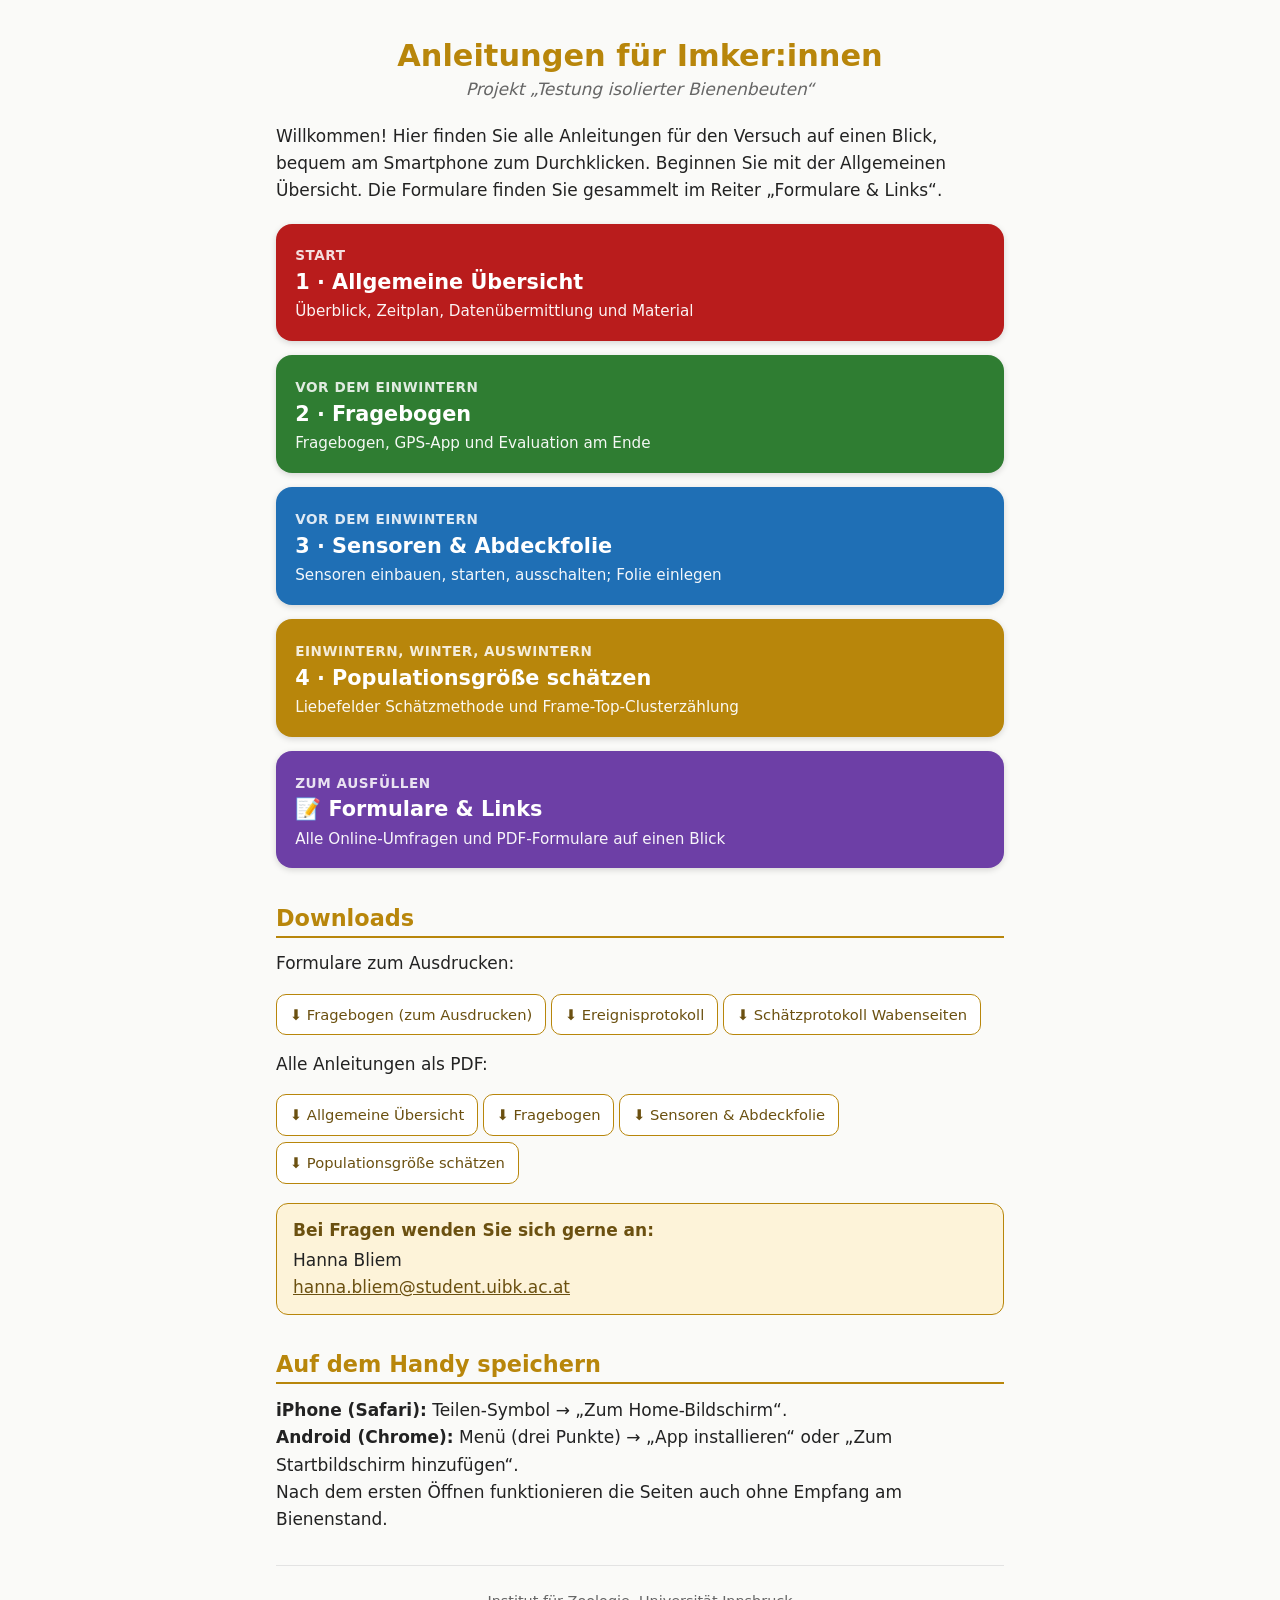
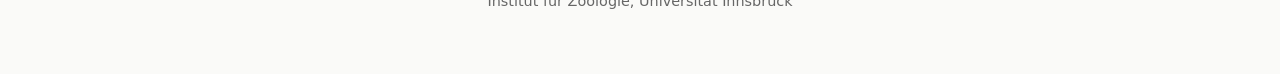
<file: index.html>
<!doctype html>
<html lang="de"><head><meta charset="utf-8"><meta name="viewport" content="width=device-width,initial-scale=1">
<title>Imker-Anleitungen – Testung isolierter Bienenbeuten</title>
<meta name="theme-color" content="#B8860B"><link rel="manifest" href="manifest.webmanifest">
<link rel="icon" href="assets/icon-192.png"><link rel="apple-touch-icon" href="assets/icon-192.png">
<link rel="stylesheet" href="assets/style.css"></head><body class="amber">
<main>
<h1 style="margin-top:1.4rem">Anleitungen für Imker:innen</h1>
<p class="sub">Projekt „Testung isolierter Bienenbeuten“</p>
<p>Willkommen! Hier finden Sie alle Anleitungen für den Versuch auf einen Blick, bequem am Smartphone zum Durchklicken. Beginnen Sie mit der Allgemeinen Übersicht. Die Formulare finden Sie gesammelt im Reiter „Formulare &amp; Links“.</p>
<div class="home-tiles">
<a class="hero r" href="allgemein.html"><span class="no">Start</span><h2>1 · Allgemeine Übersicht</h2><p>Überblick, Zeitplan, Datenübermittlung und Material</p></a>
<a class="hero g" href="fragebogen.html"><span class="no">Vor dem Einwintern</span><h2>2 · Fragebogen</h2><p>Fragebogen, GPS-App und Evaluation am Ende</p></a>
<a class="hero b" href="sensoren.html"><span class="no">Vor dem Einwintern</span><h2>3 · Sensoren &amp; Abdeckfolie</h2><p>Sensoren einbauen, starten, ausschalten; Folie einlegen</p></a>
<a class="hero a" href="populationsgroesse.html"><span class="no">Einwintern, Winter, Auswintern</span><h2>4 · Populationsgröße schätzen</h2><p>Liebefelder Schätzmethode und Frame-Top-Clusterzählung</p></a>
<a class="hero p" href="formulare.html"><span class="no">Zum Ausfüllen</span><h2>📝 Formulare &amp; Links</h2><p>Alle Online-Umfragen und PDF-Formulare auf einen Blick</p></a>
</div>
<h2 id="downloads">Downloads</h2>
<p>Formulare zum Ausdrucken:</p><p><a class="dl" href="downloads/Fragebogen.pdf">⬇ Fragebogen (zum Ausdrucken)</a><a class="dl" href="downloads/Ereignisprotokoll.pdf">⬇ Ereignisprotokoll</a><a class="dl" href="downloads/Schaetzprotokoll_Wabenseiten.pdf">⬇ Schätzprotokoll Wabenseiten</a></p>
<p>Alle Anleitungen als PDF:</p><p><a class="dl" href="downloads/1_Anleitung_Allgemein.pdf">⬇ Allgemeine Übersicht</a><a class="dl" href="downloads/2_Anleitung_Fragebogen.pdf">⬇ Fragebogen</a><a class="dl" href="downloads/3_Anleitung_Sensoren.pdf">⬇ Sensoren & Abdeckfolie</a><a class="dl" href="downloads/4_Anleitung_Populationsgroesse_schaetzen.pdf">⬇ Populationsgröße schätzen</a></p>
<div class="box"><strong>Bei Fragen wenden Sie sich gerne an:</strong>Hanna Bliem<br><a href="mailto:hanna.bliem@student.uibk.ac.at">hanna.bliem@student.uibk.ac.at</a></div>
<h2>Auf dem Handy speichern</h2>
<p><b>iPhone (Safari):</b> Teilen-Symbol → „Zum Home-Bildschirm“.<br><b>Android (Chrome):</b> Menü (drei Punkte) → „App installieren“ oder „Zum Startbildschirm hinzufügen“.<br>Nach dem ersten Öffnen funktionieren die Seiten auch ohne Empfang am Bienenstand.</p>
<div class="foot"><p>Institut für Zoologie, Universität Innsbruck</p></div>
</main><script src="assets/app.js"></script></body></html>
</file>
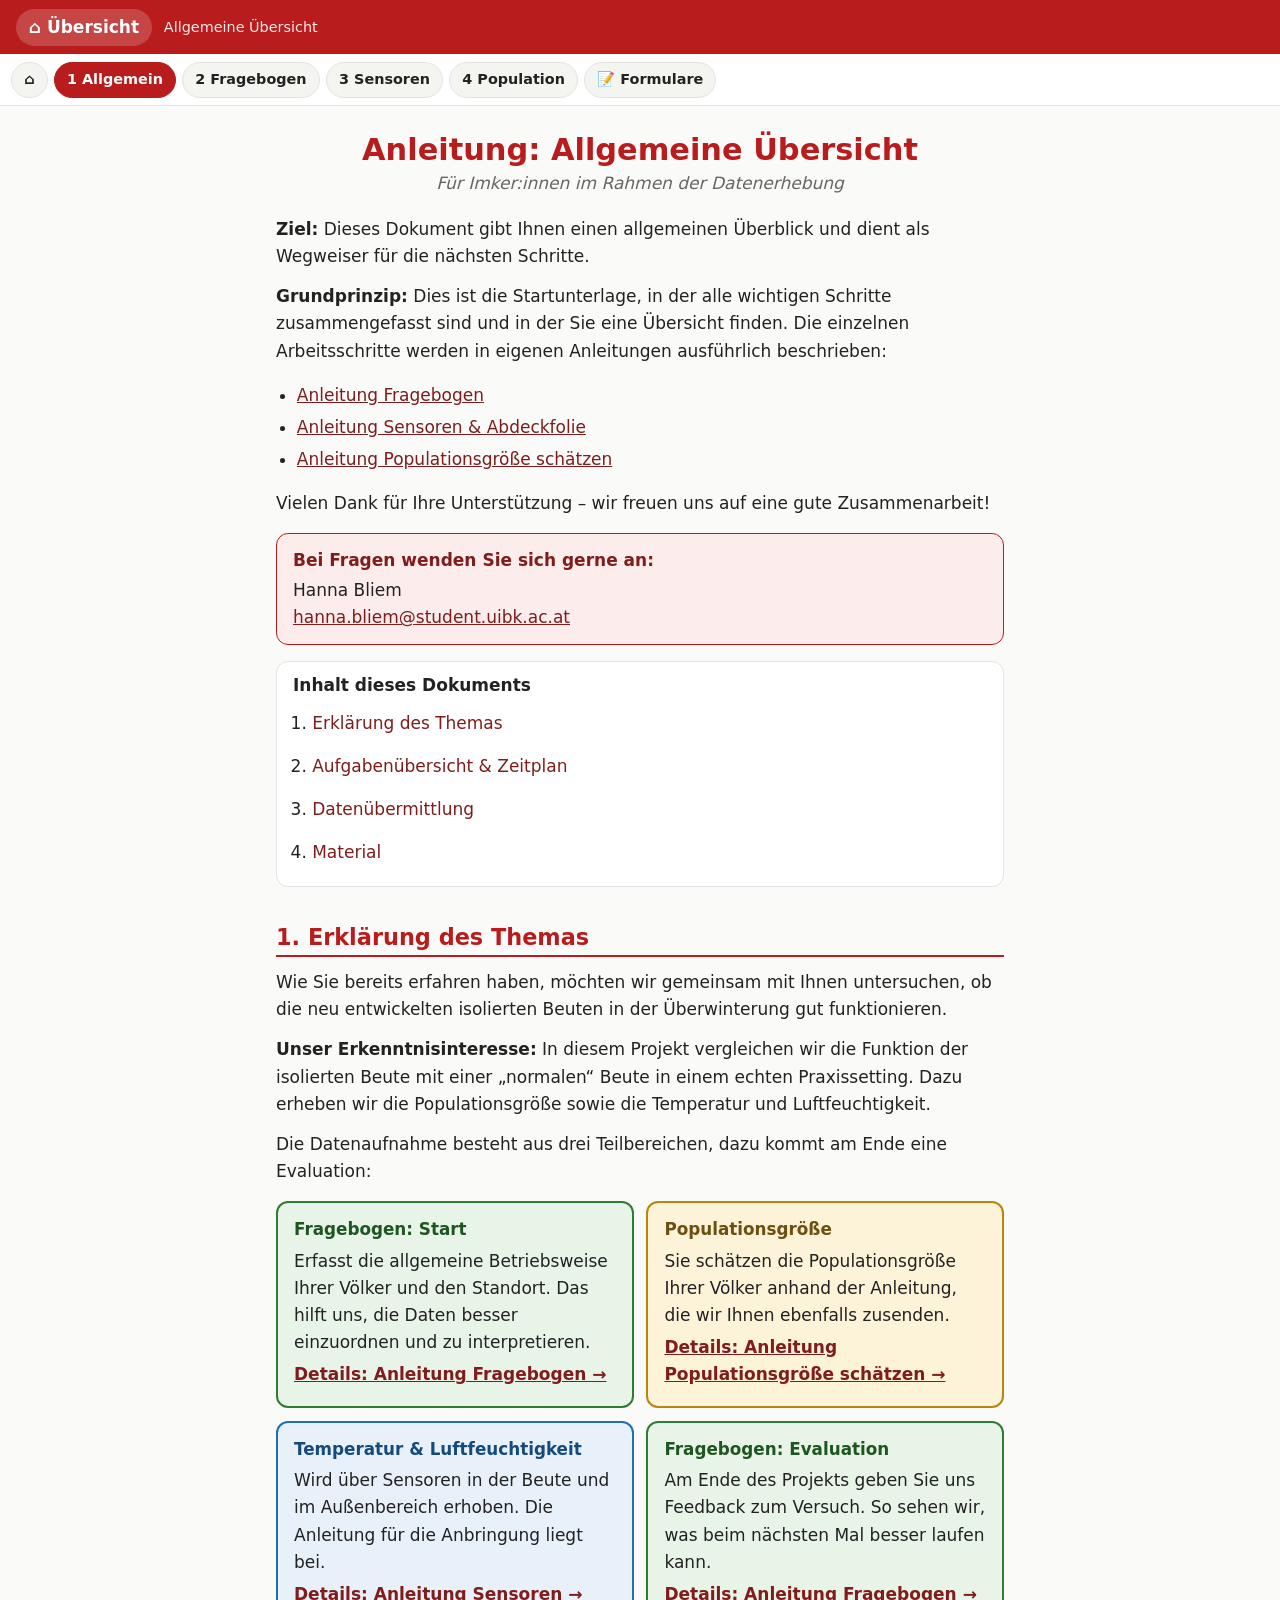
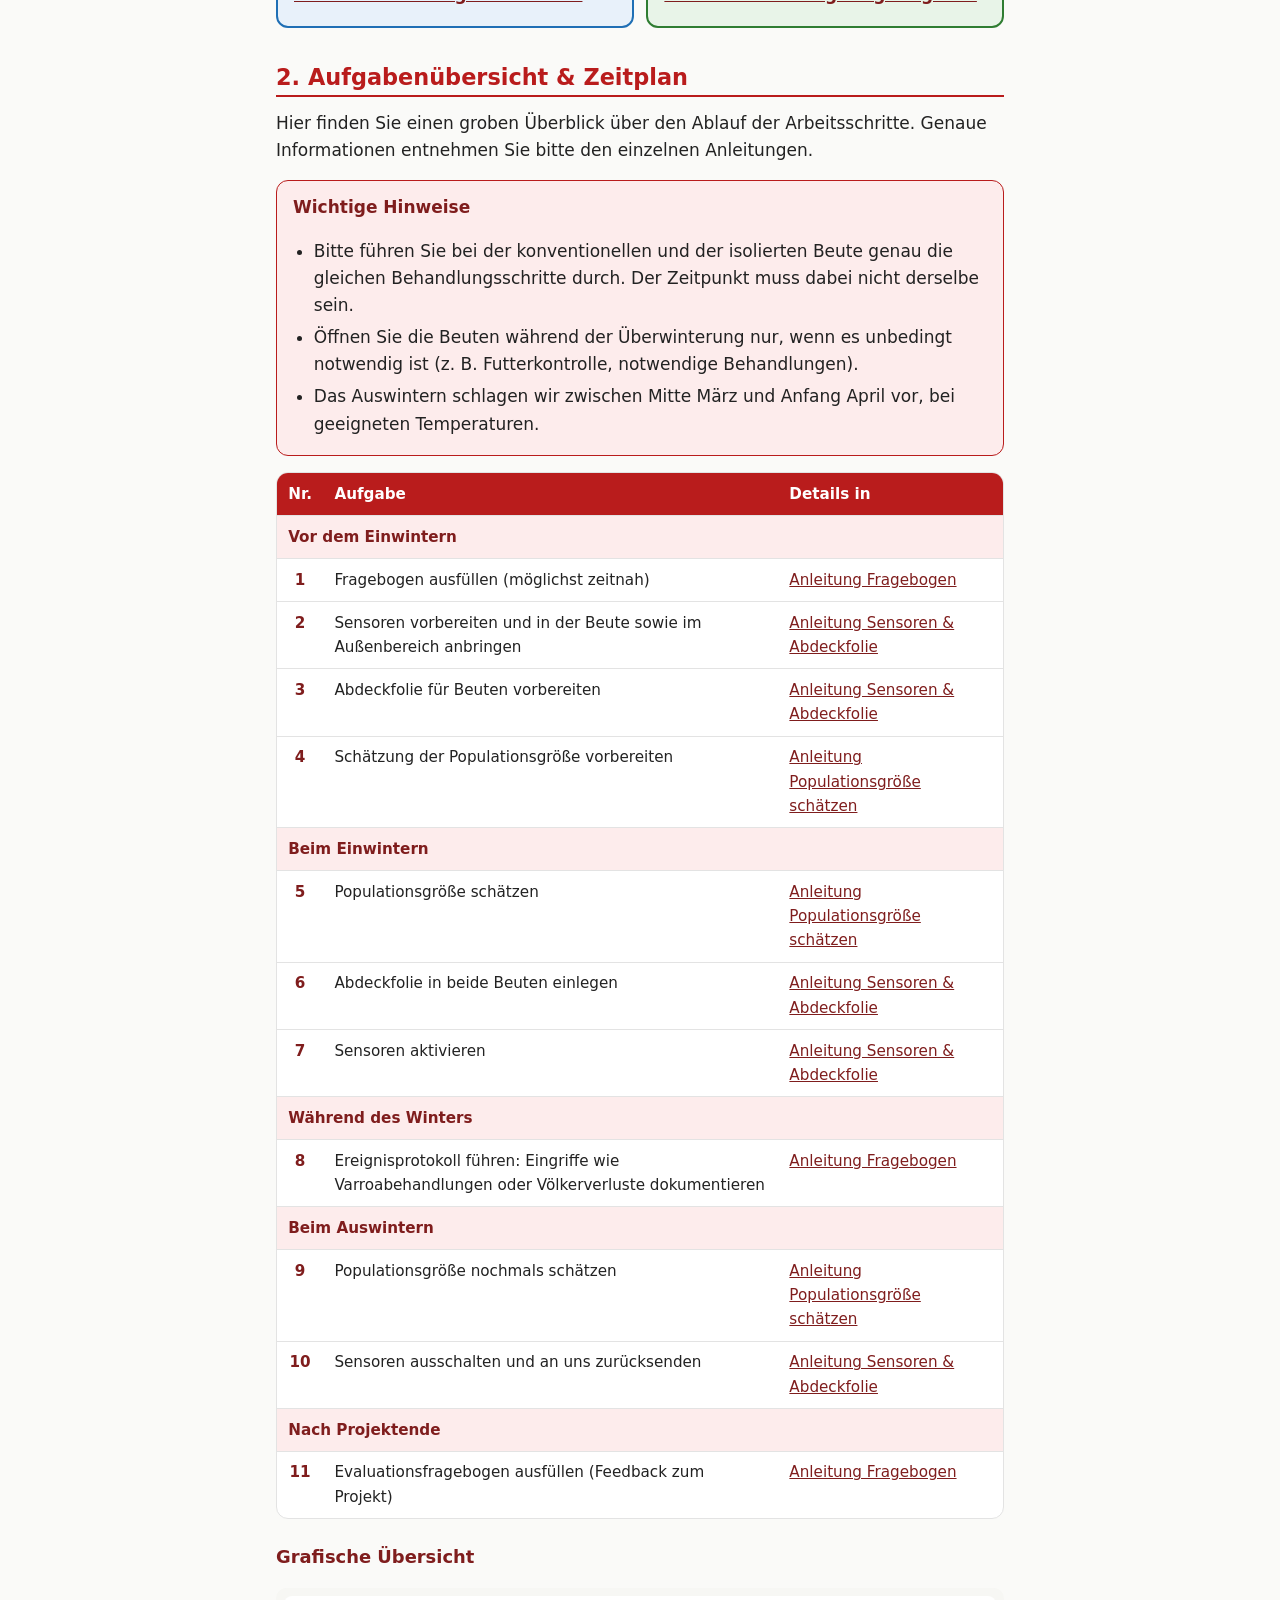
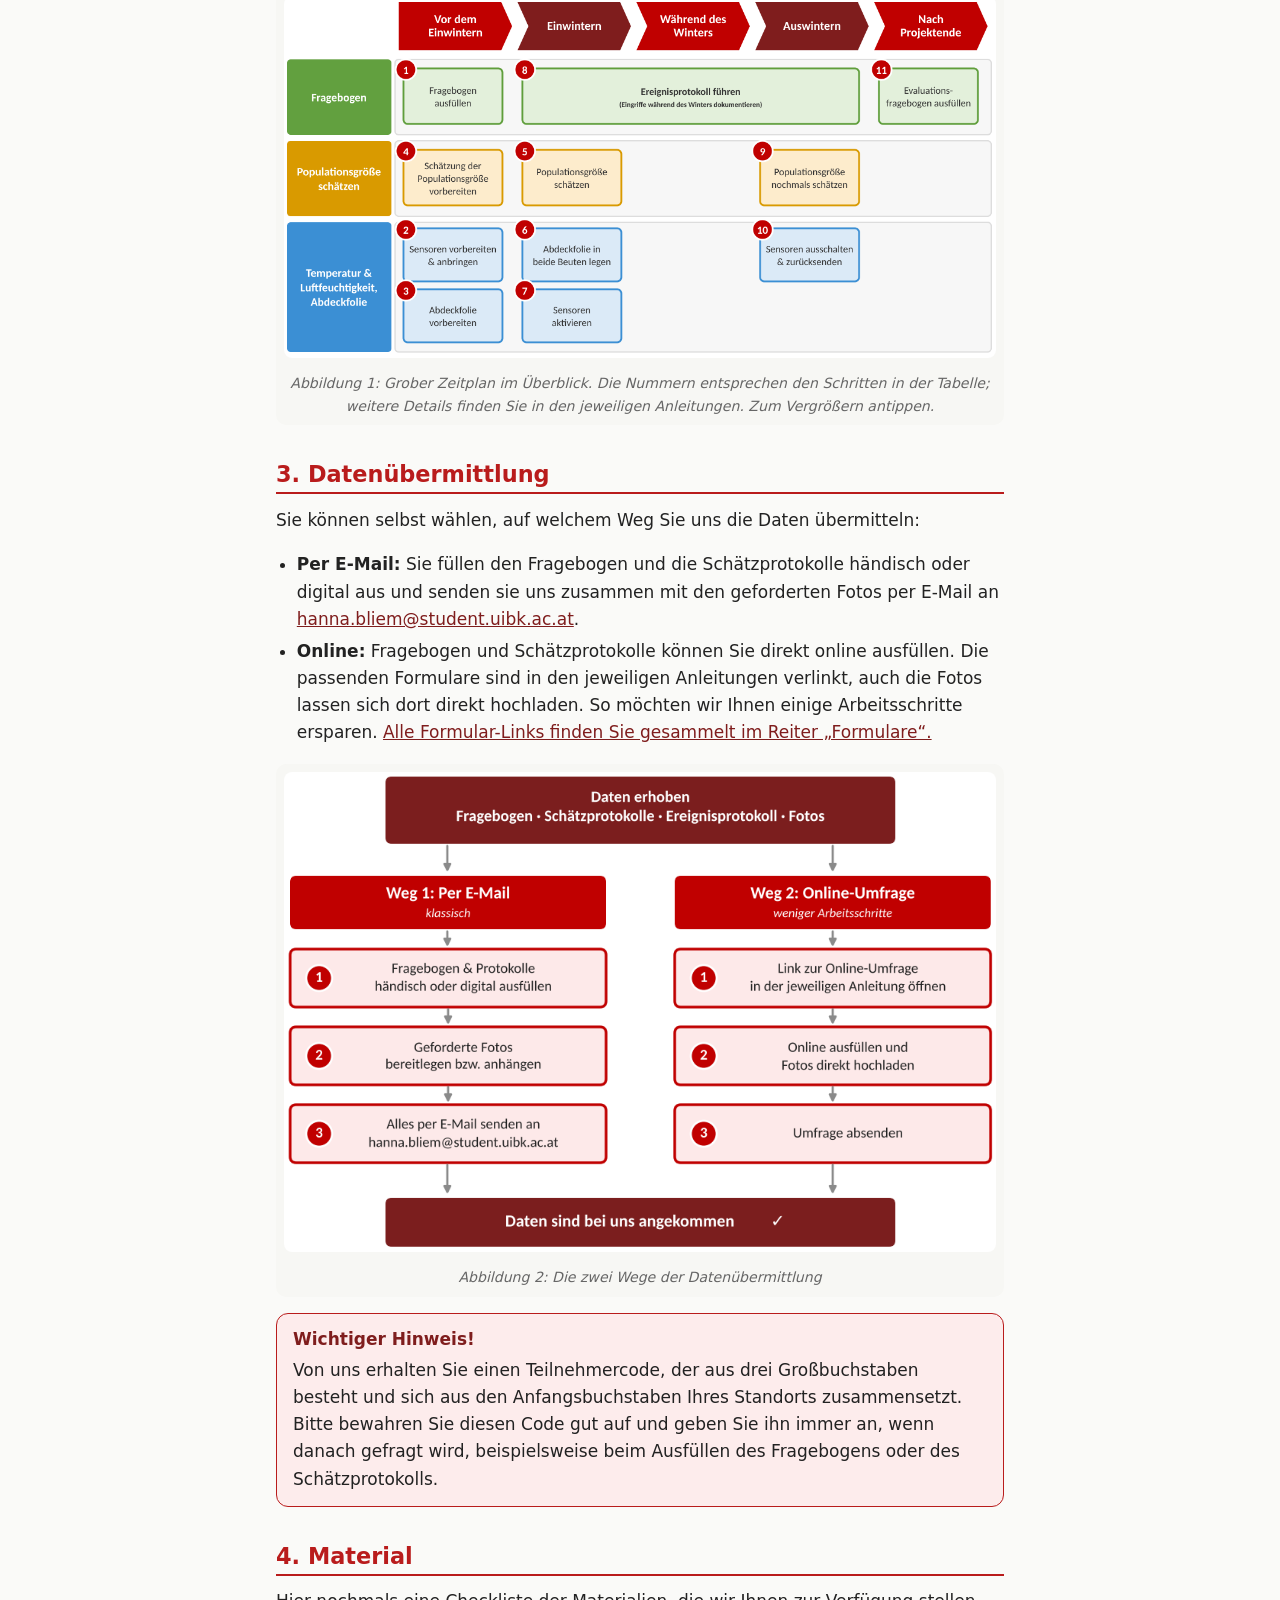
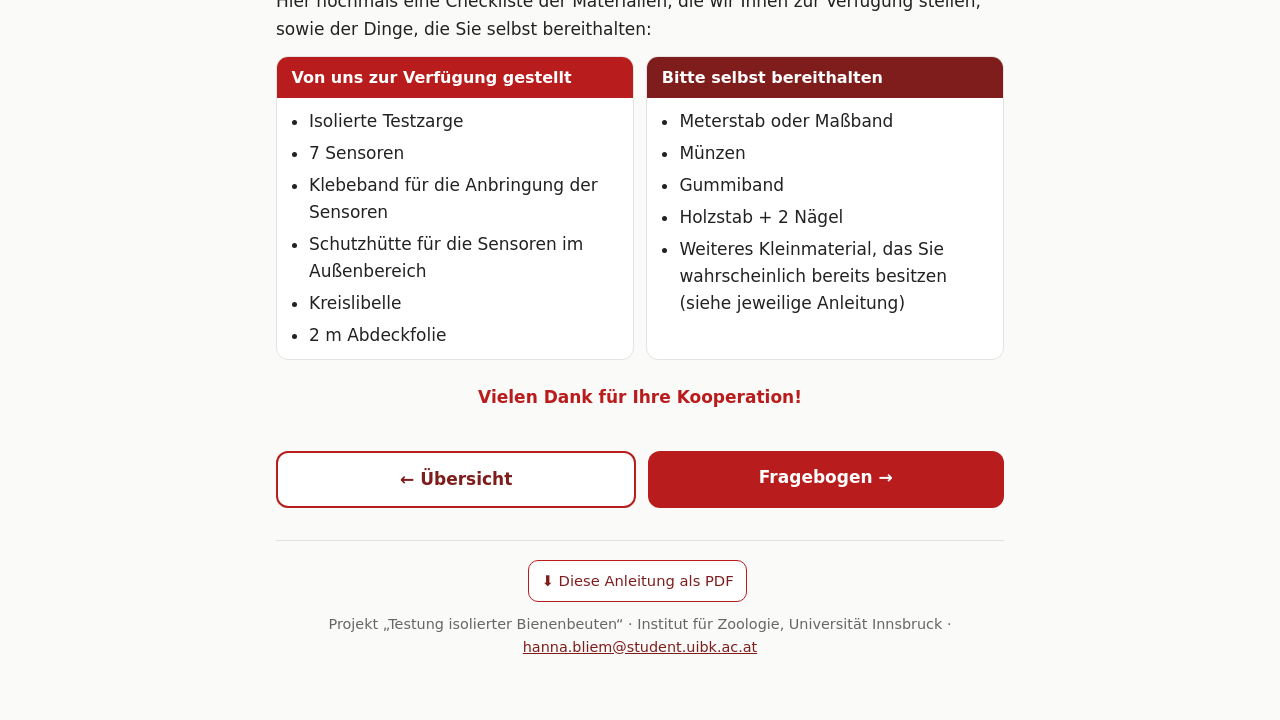
<file: allgemein.html>
<!doctype html>
<html lang="de"><head><meta charset="utf-8">
<meta name="viewport" content="width=device-width,initial-scale=1">
<title>Allgemeine Übersicht – Anleitung für Imker:innen</title>
<meta name="theme-color" content="#B8860B">
<link rel="manifest" href="manifest.webmanifest">
<link rel="icon" href="assets/icon-192.png">
<link rel="apple-touch-icon" href="assets/icon-192.png">
<link rel="stylesheet" href="assets/style.css">
</head><body class="">
<header class="top"><div class="bar"><a class="home" href="index.html">⌂ Übersicht</a><span class="t">Allgemeine Übersicht</span></div>
<nav class="tabs" aria-label="Seiten"><a href="index.html">⌂</a><a href="allgemein.html" class="on" aria-current="page">1 Allgemein</a><a href="fragebogen.html">2 Fragebogen</a><a href="sensoren.html">3 Sensoren</a><a href="populationsgroesse.html">4 Population</a><a href="formulare.html">📝 Formulare</a></nav></header>
<main>
<h1>Anleitung: Allgemeine Übersicht</h1><p class="sub">Für Imker:innen im Rahmen der Datenerhebung</p><p><strong>Ziel:</strong> Dieses Dokument gibt Ihnen einen allgemeinen Überblick und dient als Wegweiser für die nächsten Schritte.</p><p><strong>Grundprinzip:</strong> Dies ist die Startunterlage, in der alle wichtigen Schritte zusammengefasst sind und in der Sie eine Übersicht finden. Die einzelnen Arbeitsschritte werden in eigenen Anleitungen ausführlich beschrieben:<ul><li><a href="fragebogen.html">Anleitung Fragebogen</a></li><li><a href="sensoren.html">Anleitung Sensoren &amp; Abdeckfolie</a></li><li><a href="populationsgroesse.html">Anleitung Populationsgröße schätzen</a></li></ul></p><p>Vielen Dank für Ihre Unterstützung – wir freuen uns auf eine gute Zusammenarbeit!</p><div class="box"><strong>Bei Fragen wenden Sie sich gerne an:</strong>Hanna Bliem<br><a href="mailto:hanna.bliem@student.uibk.ac.at">hanna.bliem@student.uibk.ac.at</a></div><nav class="toc"><strong>Inhalt dieses Dokuments</strong><ol><li><a href="#thema">Erklärung des Themas</a></li><li><a href="#plan">Aufgabenübersicht &amp; Zeitplan</a></li><li><a href="#daten">Datenübermittlung</a></li><li><a href="#material">Material</a></li></ol></nav><h2 id="thema">1. Erklärung des Themas</h2>
<p>Wie Sie bereits erfahren haben, möchten wir gemeinsam mit Ihnen untersuchen, ob die neu entwickelten isolierten Beuten in der Überwinterung gut funktionieren.</p>
<p><strong>Unser Erkenntnisinteresse:</strong> In diesem Projekt vergleichen wir die Funktion der isolierten Beute mit einer „normalen“ Beute in einem echten Praxissetting. Dazu erheben wir die Populationsgröße sowie die Temperatur und Luftfeuchtigkeit.</p>
<p>Die Datenaufnahme besteht aus drei Teilbereichen, dazu kommt am Ende eine Evaluation:</p>
<div class="tiles">
<div class="tile g"><h3>Fragebogen: Start</h3><p>Erfasst die allgemeine Betriebsweise Ihrer Völker und den Standort. Das hilft uns, die Daten besser einzuordnen und zu interpretieren.</p><p><a href="fragebogen.html">Details: Anleitung Fragebogen →</a></p></div>
<div class="tile a"><h3>Populationsgröße</h3><p>Sie schätzen die Populationsgröße Ihrer Völker anhand der Anleitung, die wir Ihnen ebenfalls zusenden.</p><p><a href="populationsgroesse.html">Details: Anleitung Populationsgröße schätzen →</a></p></div>
<div class="tile b"><h3>Temperatur &amp; Luftfeuchtigkeit</h3><p>Wird über Sensoren in der Beute und im Außenbereich erhoben. Die Anleitung für die Anbringung liegt bei.</p><p><a href="sensoren.html">Details: Anleitung Sensoren →</a></p></div>
<div class="tile g"><h3>Fragebogen: Evaluation</h3><p>Am Ende des Projekts geben Sie uns Feedback zum Versuch. So sehen wir, was beim nächsten Mal besser laufen kann.</p><p><a href="fragebogen.html#evaluation">Details: Anleitung Fragebogen →</a></p></div>
</div>
<h2 id="plan">2. Aufgabenübersicht &amp; Zeitplan</h2>
<p>Hier finden Sie einen groben Überblick über den Ablauf der Arbeitsschritte. Genaue Informationen entnehmen Sie bitte den einzelnen Anleitungen.</p>
<div class="box"><strong>Wichtige Hinweise</strong><ul>
<li>Bitte führen Sie bei der konventionellen und der isolierten Beute genau die gleichen Behandlungsschritte durch. Der Zeitpunkt muss dabei nicht derselbe sein.</li>
<li>Öffnen Sie die Beuten während der Überwinterung nur, wenn es unbedingt notwendig ist (z. B. Futterkontrolle, notwendige Behandlungen).</li>
<li>Das Auswintern schlagen wir zwischen Mitte März und Anfang April vor, bei geeigneten Temperaturen.</li></ul></div>
<div class="tablewrap"><table><thead><tr><th>Nr.</th><th>Aufgabe</th><th>Details in</th></tr></thead><tbody><tr class="grp"><td colspan="3">Vor dem Einwintern</td></tr><tr><td class="n">1</td><td>Fragebogen ausfüllen (möglichst zeitnah)</td><td><a href="fragebogen.html">Anleitung Fragebogen</a></td></tr><tr><td class="n">2</td><td>Sensoren vorbereiten und in der Beute sowie im Außenbereich anbringen</td><td><a href="sensoren.html">Anleitung Sensoren &amp; Abdeckfolie</a></td></tr><tr><td class="n">3</td><td>Abdeckfolie für Beuten vorbereiten</td><td><a href="sensoren.html">Anleitung Sensoren &amp; Abdeckfolie</a></td></tr><tr><td class="n">4</td><td>Schätzung der Populationsgröße vorbereiten</td><td><a href="populationsgroesse.html">Anleitung Populationsgröße schätzen</a></td></tr><tr class="grp"><td colspan="3">Beim Einwintern</td></tr><tr><td class="n">5</td><td>Populationsgröße schätzen</td><td><a href="populationsgroesse.html">Anleitung Populationsgröße schätzen</a></td></tr><tr><td class="n">6</td><td>Abdeckfolie in beide Beuten einlegen</td><td><a href="sensoren.html">Anleitung Sensoren &amp; Abdeckfolie</a></td></tr><tr><td class="n">7</td><td>Sensoren aktivieren</td><td><a href="sensoren.html">Anleitung Sensoren &amp; Abdeckfolie</a></td></tr><tr class="grp"><td colspan="3">Während des Winters</td></tr><tr><td class="n">8</td><td>Ereignisprotokoll führen: Eingriffe wie Varroabehandlungen oder Völkerverluste dokumentieren</td><td><a href="fragebogen.html#ereignis">Anleitung Fragebogen</a></td></tr><tr class="grp"><td colspan="3">Beim Auswintern</td></tr><tr><td class="n">9</td><td>Populationsgröße nochmals schätzen</td><td><a href="populationsgroesse.html">Anleitung Populationsgröße schätzen</a></td></tr><tr><td class="n">10</td><td>Sensoren ausschalten und an uns zurücksenden</td><td><a href="sensoren.html">Anleitung Sensoren &amp; Abdeckfolie</a></td></tr><tr class="grp"><td colspan="3">Nach Projektende</td></tr><tr><td class="n">11</td><td>Evaluationsfragebogen ausfüllen (Feedback zum Projekt)</td><td><a href="fragebogen.html#evaluation">Anleitung Fragebogen</a></td></tr></tbody></table></div>
<h3>Grafische Übersicht</h3><figure class="imgbg "><img src="img/zeitplan.png" alt="Grober Zeitplan im Überblick mit den Schritten 1 bis 11"  class="zoom" data-full="img/zeitplan.png"><figcaption>Abbildung 1: Grober Zeitplan im Überblick. Die Nummern entsprechen den Schritten in der Tabelle; weitere Details finden Sie in den jeweiligen Anleitungen. Zum Vergrößern antippen.</figcaption></figure>
<h2 id="daten">3. Datenübermittlung</h2>
<p>Sie können selbst wählen, auf welchem Weg Sie uns die Daten übermitteln:</p>
<ul><li><strong>Per E-Mail:</strong> Sie füllen den Fragebogen und die Schätzprotokolle händisch oder digital aus und senden sie uns zusammen mit den geforderten Fotos per E-Mail an <a href="mailto:hanna.bliem@student.uibk.ac.at">hanna.bliem@student.uibk.ac.at</a>.</li>
<li><strong>Online:</strong> Fragebogen und Schätzprotokolle können Sie direkt online ausfüllen. Die passenden Formulare sind in den jeweiligen Anleitungen verlinkt, auch die Fotos lassen sich dort direkt hochladen. So möchten wir Ihnen einige Arbeitsschritte ersparen. <a href="formulare.html">Alle Formular-Links finden Sie gesammelt im Reiter „Formulare“.</a></li></ul><figure class="imgbg "><img src="img/datenwege.png" alt="Die zwei Wege der Datenübermittlung: per E-Mail oder über die Online-Umfrage"  class="zoom" data-full="img/datenwege.png"><figcaption>Abbildung 2: Die zwei Wege der Datenübermittlung</figcaption></figure><div class="box"><strong>Wichtiger Hinweis!</strong>Von uns erhalten Sie einen Teilnehmercode, der aus drei Großbuchstaben besteht und sich aus den Anfangsbuchstaben Ihres Standorts zusammensetzt. Bitte bewahren Sie diesen Code gut auf und geben Sie ihn immer an, wenn danach gefragt wird, beispielsweise beim Ausfüllen des Fragebogens oder des Schätzprotokolls.</div>
<h2 id="material">4. Material</h2>
<p>Hier nochmals eine Checkliste der Materialien, die wir Ihnen zur Verfügung stellen, sowie der Dinge, die Sie selbst bereithalten:</p>
<div class="two"><div class="col"><h3>Von uns zur Verfügung gestellt</h3><ul><li>Isolierte Testzarge</li><li>7 Sensoren</li><li>Klebeband für die Anbringung der Sensoren</li><li>Schutzhütte für die Sensoren im Außenbereich</li><li>Kreislibelle</li><li>2 m Abdeckfolie</li></ul></div>
<div class="col"><h3>Bitte selbst bereithalten</h3><ul><li>Meterstab oder Maßband</li><li>Münzen</li><li>Gummiband</li><li>Holzstab + 2 Nägel</li><li>Weiteres Kleinmaterial, das Sie wahrscheinlich bereits besitzen (siehe jeweilige Anleitung)</li></ul></div></div>
<p style="text-align:center;margin-top:1.5rem"><strong style="color:var(--accent)">Vielen Dank für Ihre Kooperation!</strong></p>
<div class="pager"><a class="sec" href="index.html">← Übersicht</a><a href="fragebogen.html">Fragebogen →</a></div>
<div class="foot"><a class="dl" href="downloads/1_Anleitung_Allgemein.pdf">⬇ Diese Anleitung als PDF</a><p>Projekt „Testung isolierter Bienenbeuten“ · Institut für Zoologie, Universität Innsbruck · <a href="mailto:hanna.bliem@student.uibk.ac.at">hanna.bliem@student.uibk.ac.at</a></p></div>
</main>
<script src="assets/app.js"></script>
</body></html>
</file>
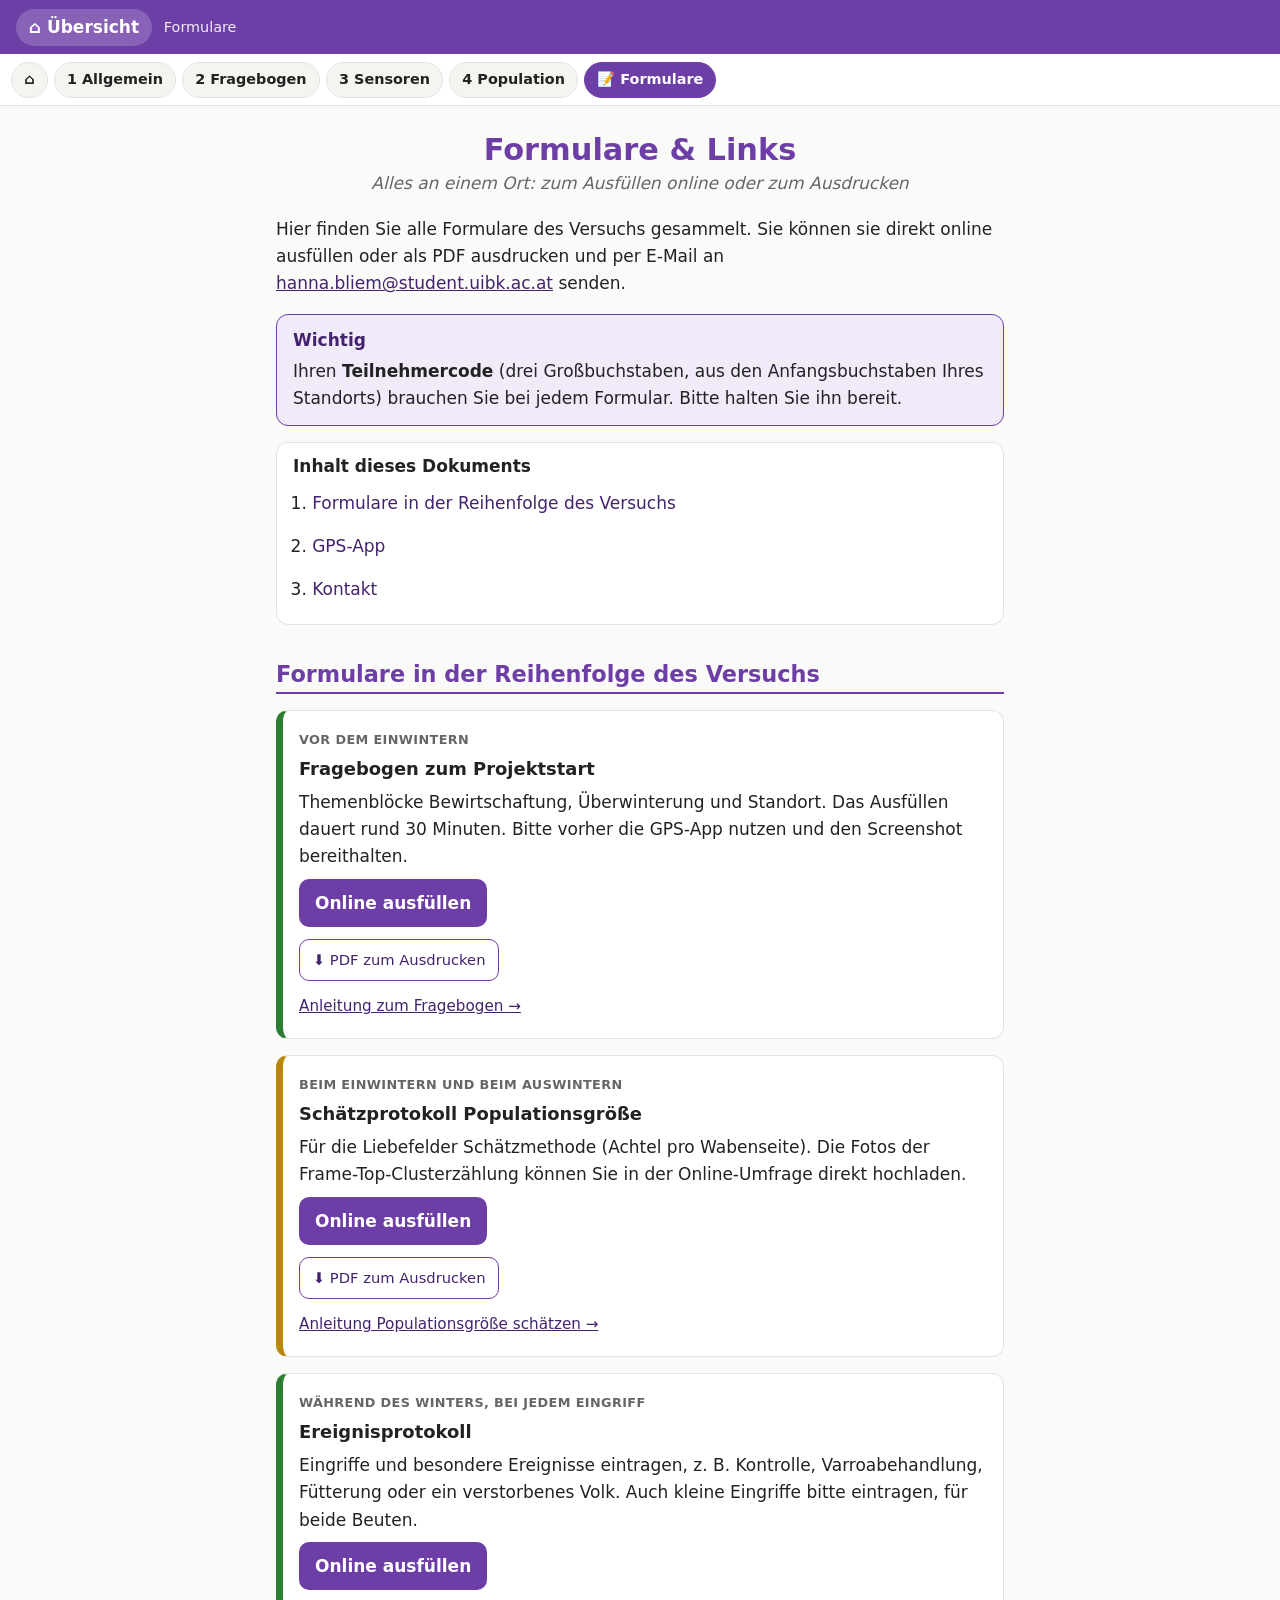
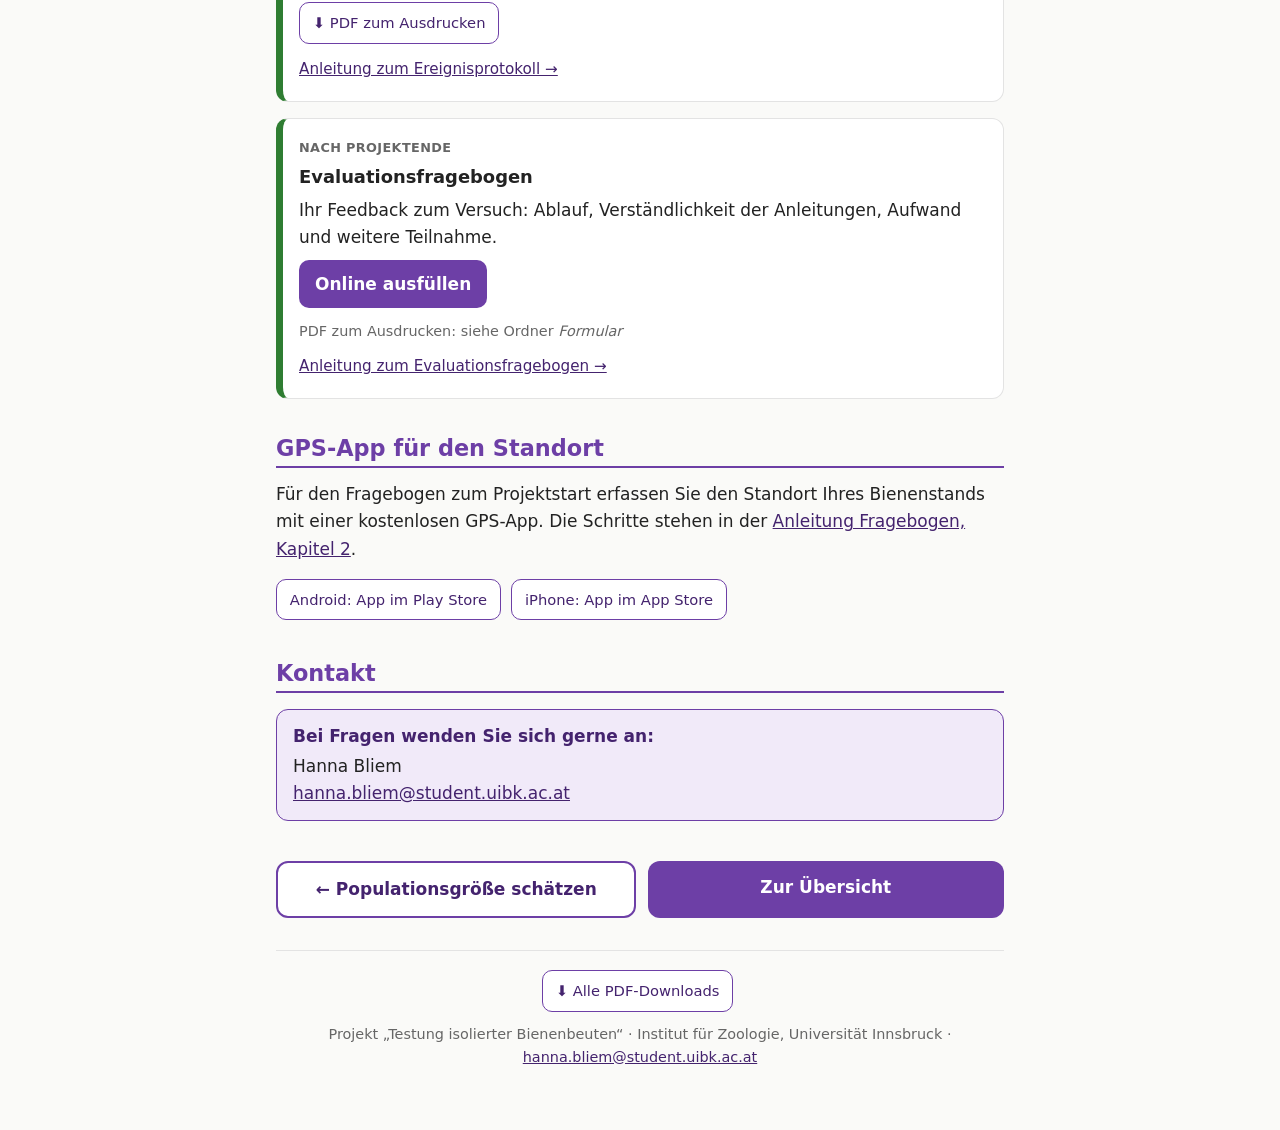
<file: formulare.html>
<!doctype html>
<html lang="de"><head><meta charset="utf-8">
<meta name="viewport" content="width=device-width,initial-scale=1">
<title>Formulare – Anleitung für Imker:innen</title>
<meta name="theme-color" content="#B8860B">
<link rel="manifest" href="manifest.webmanifest">
<link rel="icon" href="assets/icon-192.png">
<link rel="apple-touch-icon" href="assets/icon-192.png">
<link rel="stylesheet" href="assets/style.css">
</head><body class="purple">
<header class="top"><div class="bar"><a class="home" href="index.html">⌂ Übersicht</a><span class="t">Formulare</span></div>
<nav class="tabs" aria-label="Seiten"><a href="index.html">⌂</a><a href="allgemein.html">1 Allgemein</a><a href="fragebogen.html">2 Fragebogen</a><a href="sensoren.html">3 Sensoren</a><a href="populationsgroesse.html">4 Population</a><a href="formulare.html" class="on" aria-current="page">📝 Formulare</a></nav></header>
<main>
<h1>Formulare &amp; Links</h1><p class="sub">Alles an einem Ort: zum Ausfüllen online oder zum Ausdrucken</p><p>Hier finden Sie alle Formulare des Versuchs gesammelt. Sie können sie direkt online ausfüllen oder als PDF ausdrucken und per E-Mail an <a href="mailto:hanna.bliem@student.uibk.ac.at">hanna.bliem@student.uibk.ac.at</a> senden.</p><div class="box"><strong>Wichtig</strong>Ihren <b>Teilnehmercode</b> (drei Großbuchstaben, aus den Anfangsbuchstaben Ihres Standorts) brauchen Sie bei jedem Formular. Bitte halten Sie ihn bereit.</div><nav class="toc"><strong>Inhalt dieses Dokuments</strong><ol><li><a href="#forms">Formulare in der Reihenfolge des Versuchs</a></li><li><a href="#apps">GPS-App</a></li><li><a href="#kontakt">Kontakt</a></li></ol></nav><h2 id="forms">Formulare in der Reihenfolge des Versuchs</h2><section class="fcard g"><span class="when">Vor dem Einwintern</span><h3>Fragebogen zum Projektstart</h3><p>Themenblöcke Bewirtschaftung, Überwinterung und Standort. Das Ausfüllen dauert rund 30 Minuten. Bitte vorher die GPS-App nutzen und den Screenshot bereithalten.</p><p><a class="btn" href="https://umfrage.uibk.ac.at/limesurvey/allgemein/365494?lang=de" target="_blank" rel="noopener">Online ausfüllen</a></p><p><a class="dl" href="downloads/Fragebogen.pdf">⬇ PDF zum Ausdrucken</a></p><p class="more"><a href="fragebogen.html#start">Anleitung zum Fragebogen →</a></p></section><section class="fcard a"><span class="when">Beim Einwintern und beim Auswintern</span><h3>Schätzprotokoll Populationsgröße</h3><p>Für die Liebefelder Schätzmethode (Achtel pro Wabenseite). Die Fotos der Frame-Top-Clusterzählung können Sie in der Online-Umfrage direkt hochladen.</p><p><a class="btn" href="https://umfrage.uibk.ac.at/limesurvey/allgemein/446718?lang=de" target="_blank" rel="noopener">Online ausfüllen</a></p><p><a class="dl" href="downloads/Schaetzprotokoll_Wabenseiten.pdf">⬇ PDF zum Ausdrucken</a></p><p class="more"><a href="populationsgroesse.html#zeit">Anleitung Populationsgröße schätzen →</a></p></section><section class="fcard g"><span class="when">Während des Winters, bei jedem Eingriff</span><h3>Ereignisprotokoll</h3><p>Eingriffe und besondere Ereignisse eintragen, z. B. Kontrolle, Varroabehandlung, Fütterung oder ein verstorbenes Volk. Auch kleine Eingriffe bitte eintragen, für beide Beuten.</p><p><a class="btn" href="https://umfrage.uibk.ac.at/limesurvey/allgemein/634938?lang=de" target="_blank" rel="noopener">Online ausfüllen</a></p><p><a class="dl" href="downloads/Ereignisprotokoll.pdf">⬇ PDF zum Ausdrucken</a></p><p class="more"><a href="fragebogen.html#ereignis">Anleitung zum Ereignisprotokoll →</a></p></section><section class="fcard g"><span class="when">Nach Projektende</span><h3>Evaluationsfragebogen</h3><p>Ihr Feedback zum Versuch: Ablauf, Verständlichkeit der Anleitungen, Aufwand und weitere Teilnahme.</p><p><a class="btn" href="https://forms.gle/bRKPK3yJ1myFSESB8" target="_blank" rel="noopener">Online ausfüllen</a></p><p><span class="nopdf">PDF zum Ausdrucken: siehe Ordner <em>Formular</em></span></p><p class="more"><a href="fragebogen.html#evaluation">Anleitung zum Evaluationsfragebogen →</a></p></section><h2 id="apps">GPS-App für den Standort</h2>
<p>Für den Fragebogen zum Projektstart erfassen Sie den Standort Ihres Bienenstands mit einer kostenlosen GPS-App. Die Schritte stehen in der <a href="fragebogen.html#gps">Anleitung Fragebogen, Kapitel 2</a>.</p>
<p><a class="dl" href="https://play.google.com/store/apps/details?id=com.freemium.android.apps.gps.coordinates&amp;hl=de_AT" rel="noopener">Android: App im Play Store</a> <a class="dl" href="https://apps.apple.com/at/app/gps-koordinaten-standort/id1581966514" rel="noopener">iPhone: App im App Store</a></p>
<h2 id="kontakt">Kontakt</h2><div class="box"><strong>Bei Fragen wenden Sie sich gerne an:</strong>Hanna Bliem<br><a href="mailto:hanna.bliem@student.uibk.ac.at">hanna.bliem@student.uibk.ac.at</a></div>
<div class="pager"><a class="sec" href="populationsgroesse.html">← Populationsgröße schätzen</a><a href="index.html">Zur Übersicht</a></div>
<div class="foot"><a class="dl" href="index.html#downloads">⬇ Alle PDF-Downloads</a><p>Projekt „Testung isolierter Bienenbeuten“ · Institut für Zoologie, Universität Innsbruck · <a href="mailto:hanna.bliem@student.uibk.ac.at">hanna.bliem@student.uibk.ac.at</a></p></div>
</main>
<script src="assets/app.js"></script>
</body></html>
</file>
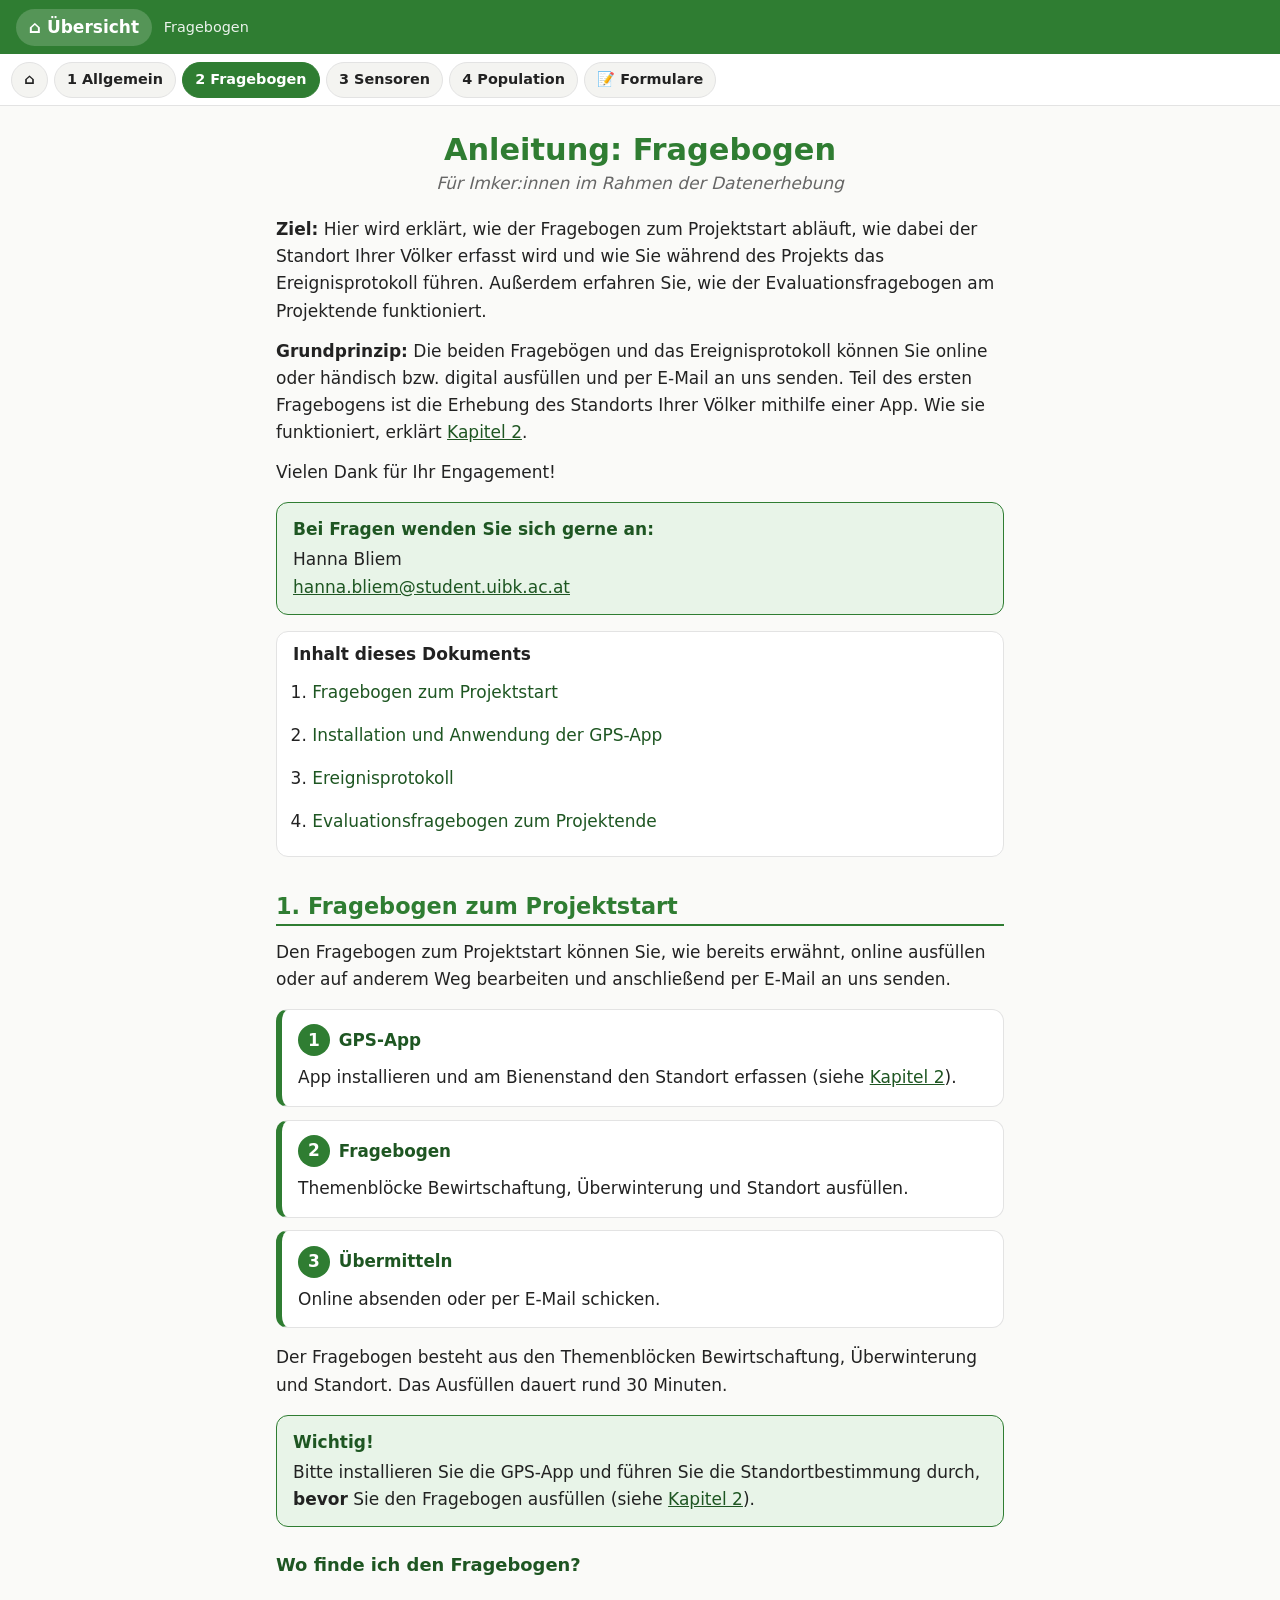
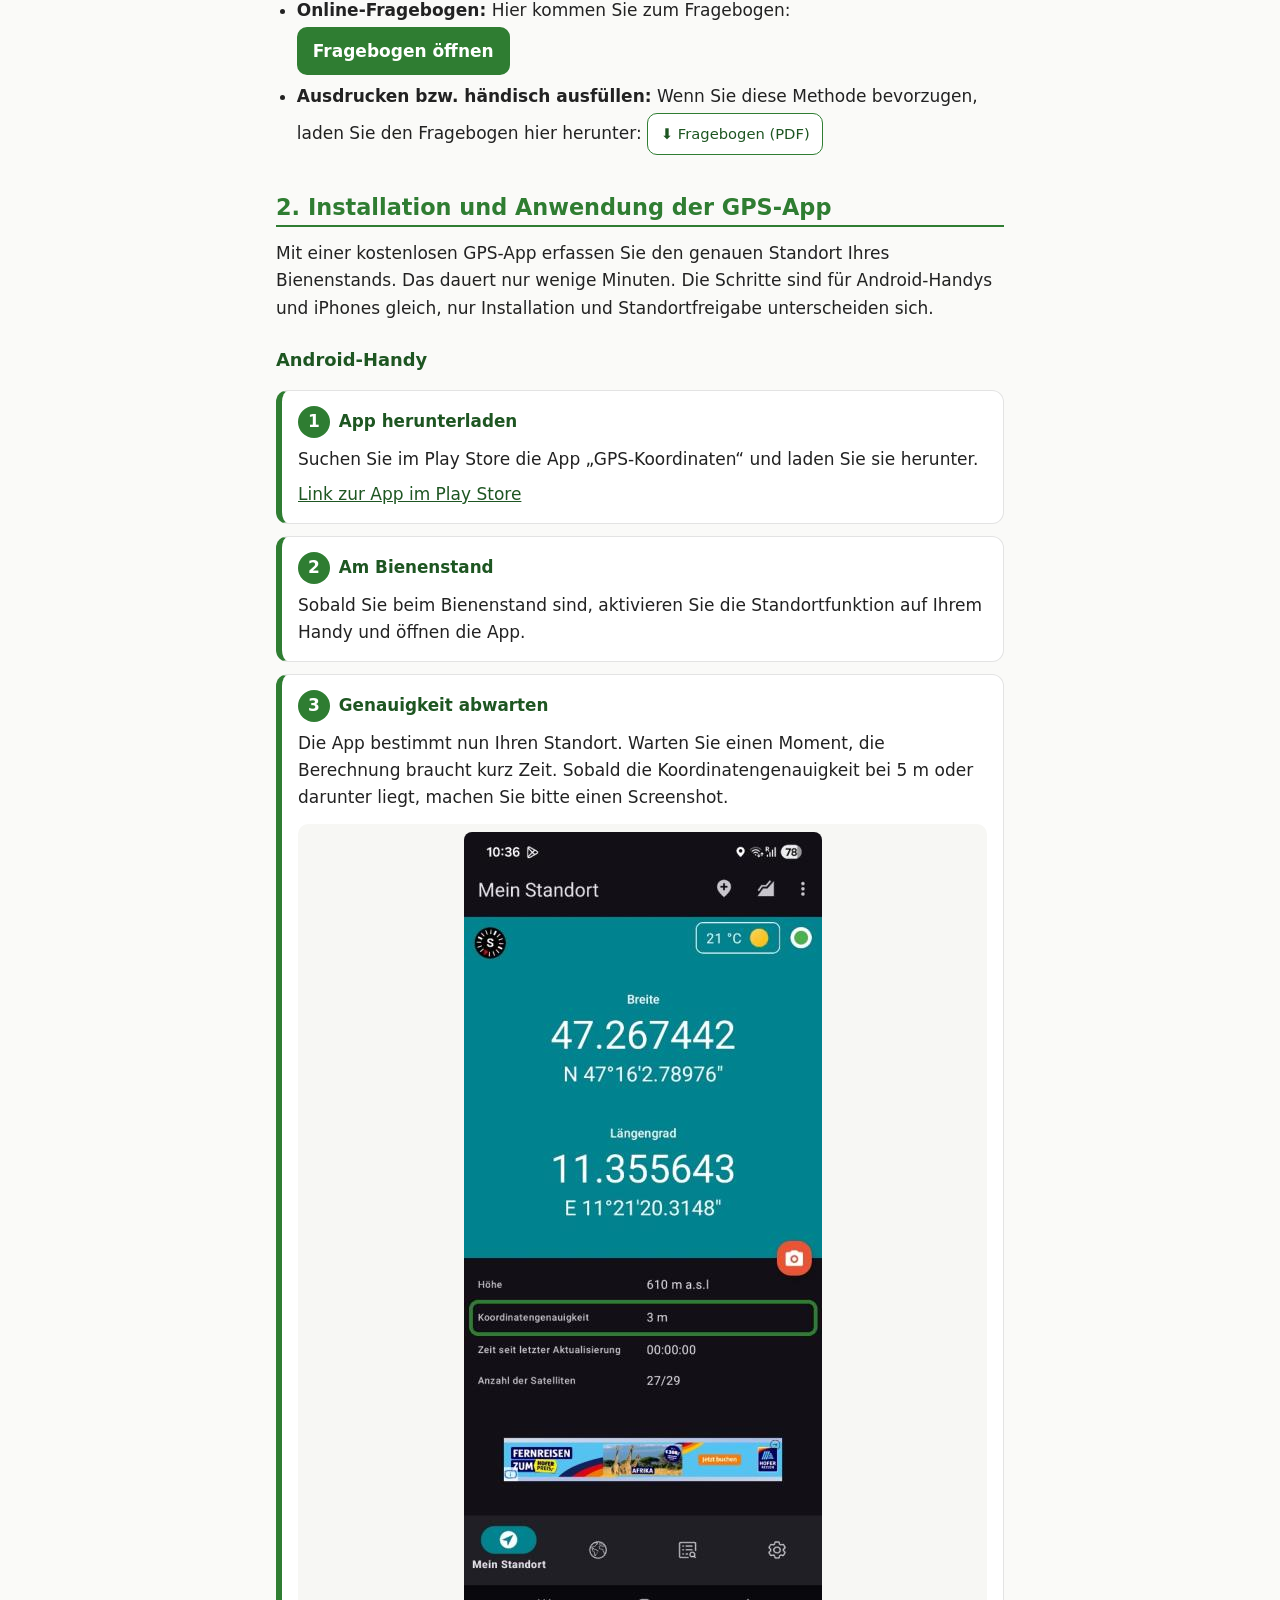
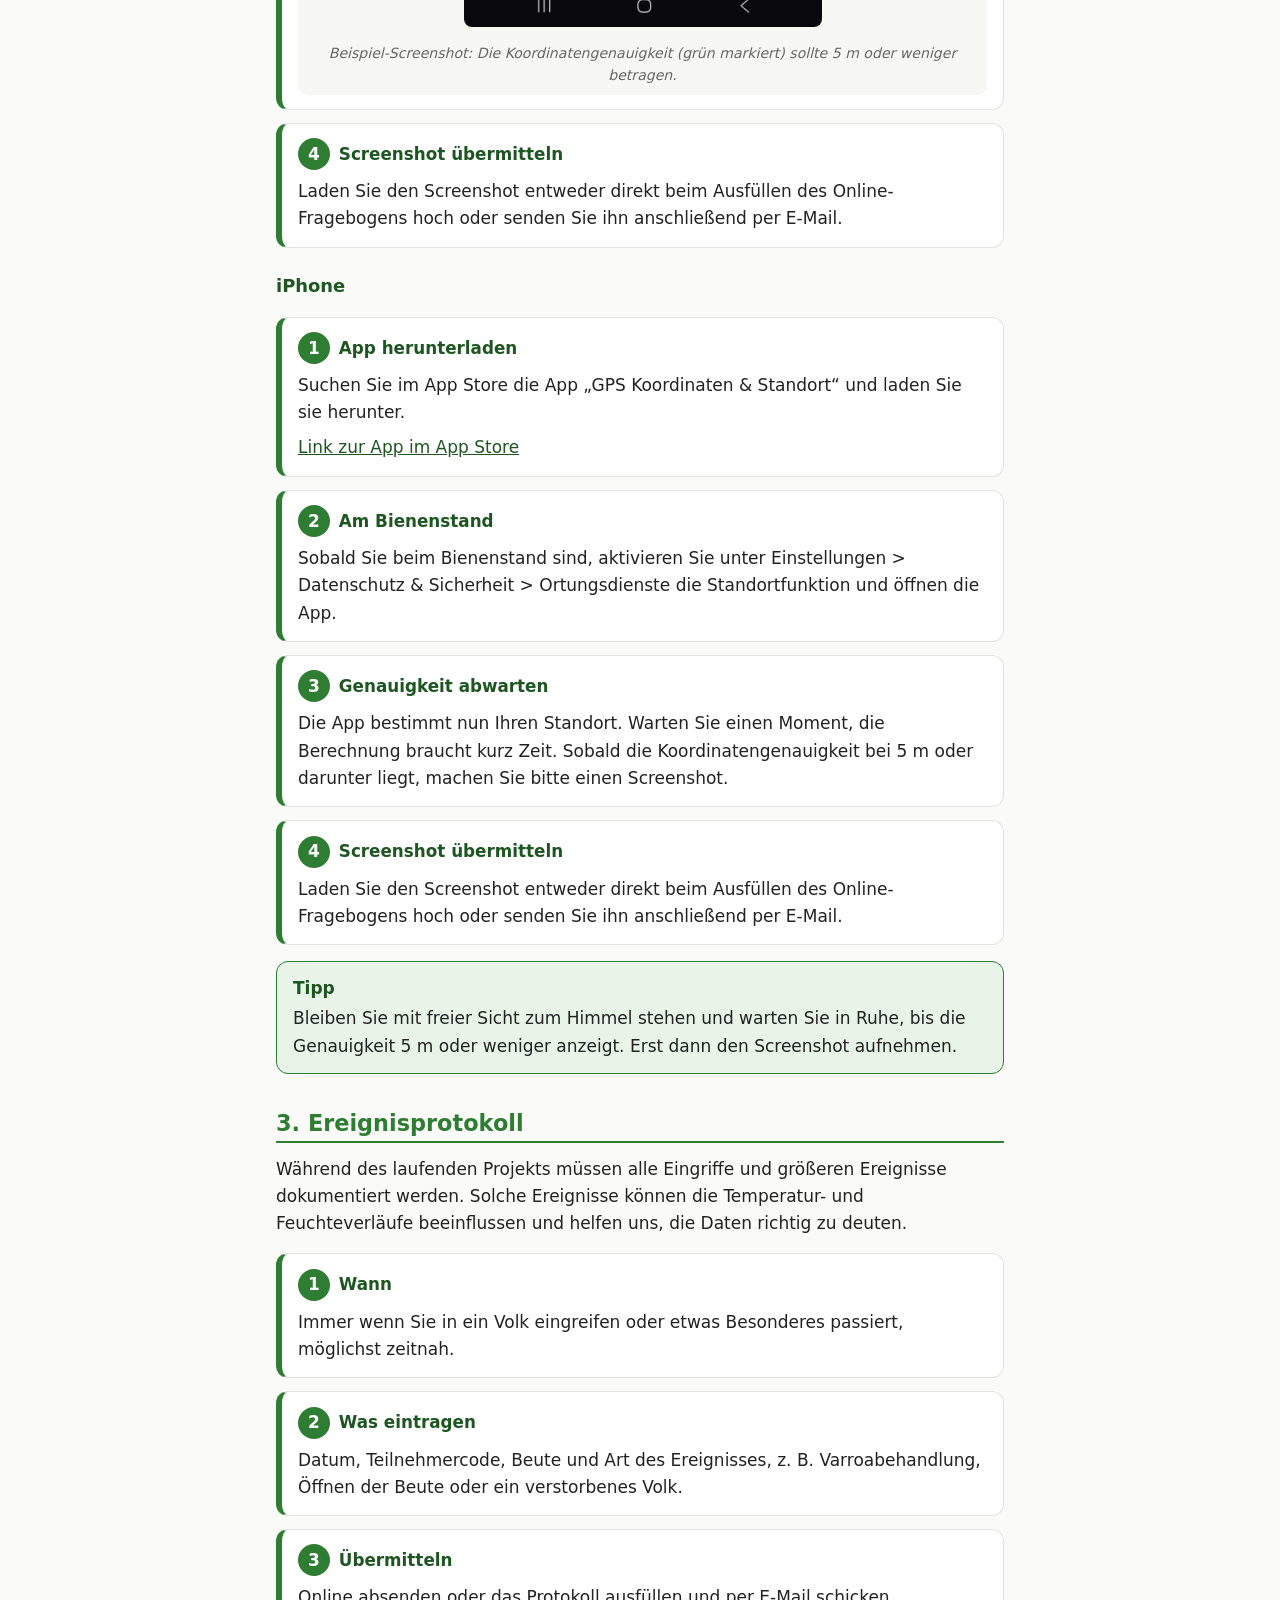
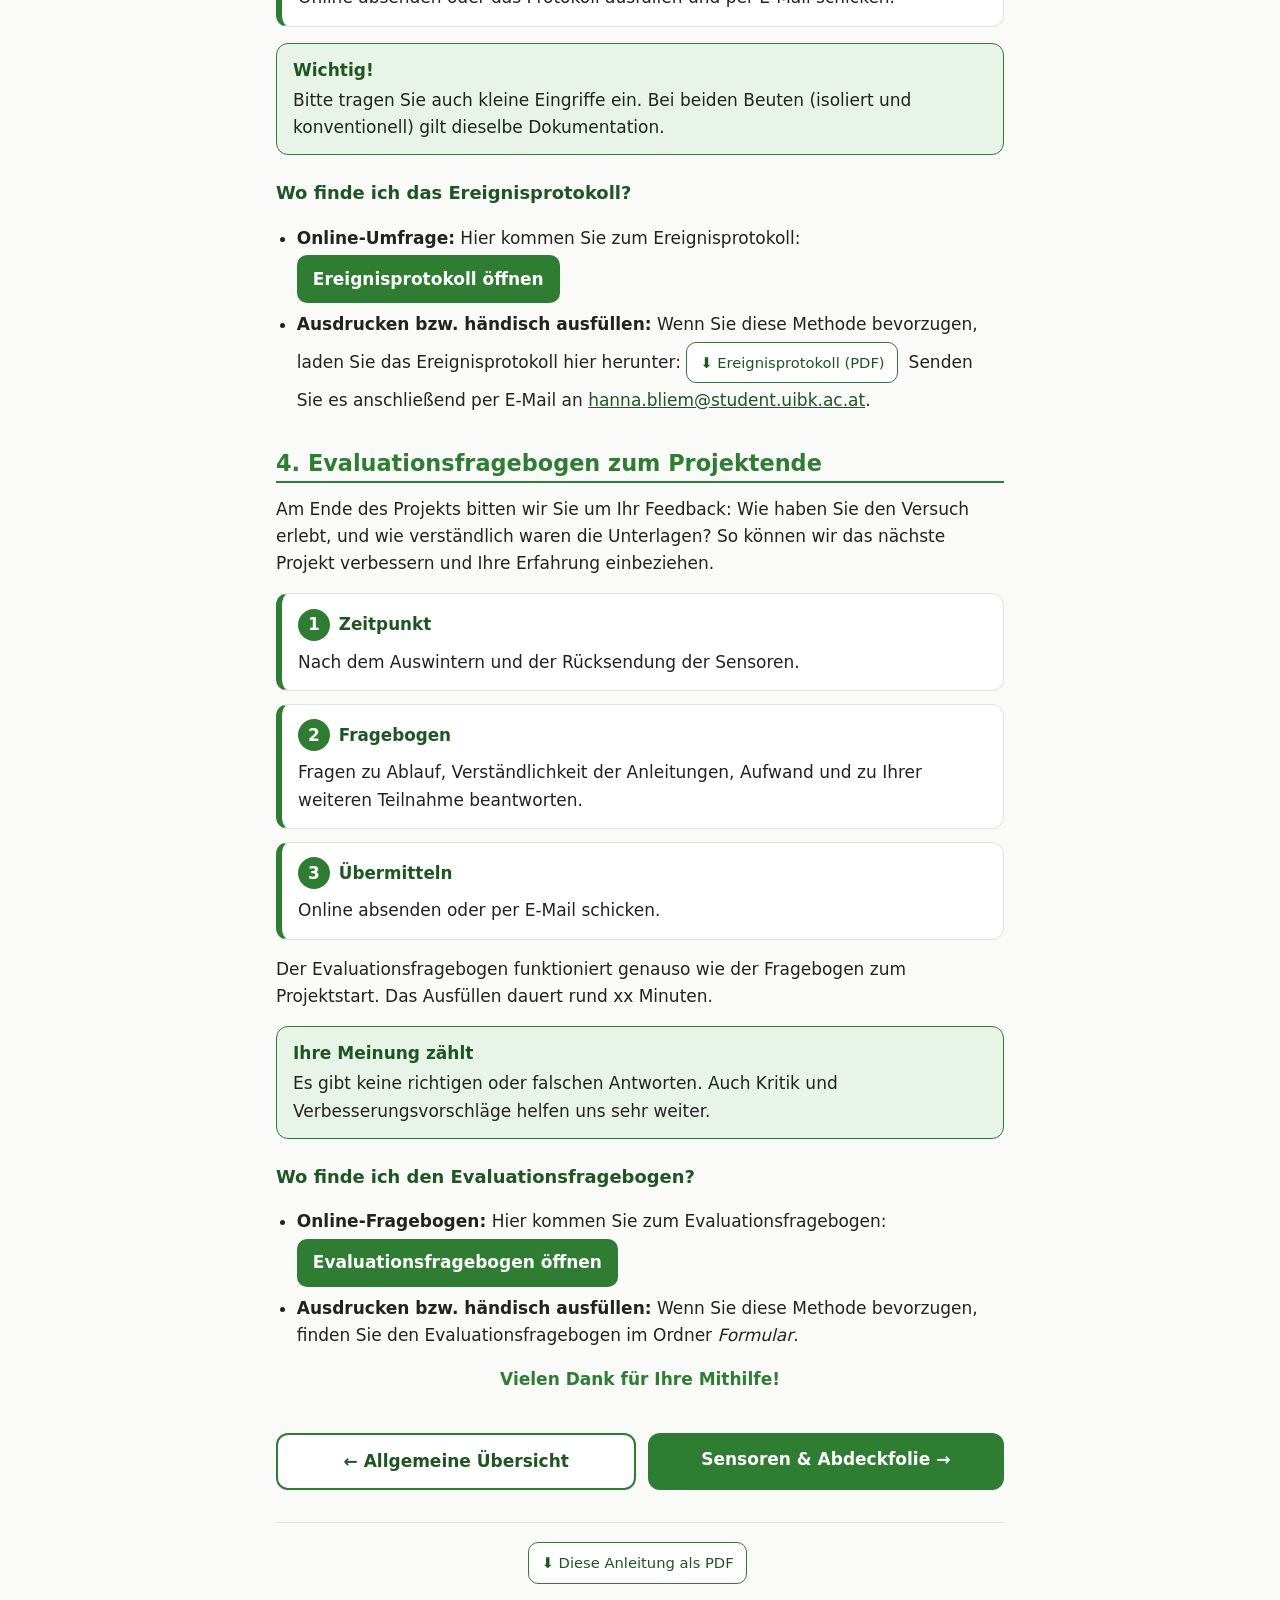
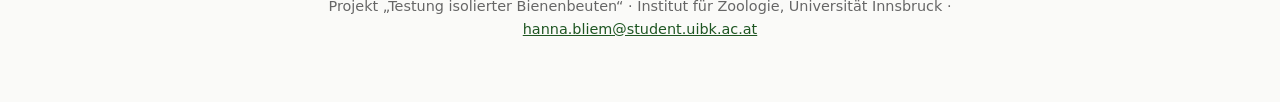
<file: fragebogen.html>
<!doctype html>
<html lang="de"><head><meta charset="utf-8">
<meta name="viewport" content="width=device-width,initial-scale=1">
<title>Fragebogen – Anleitung für Imker:innen</title>
<meta name="theme-color" content="#B8860B">
<link rel="manifest" href="manifest.webmanifest">
<link rel="icon" href="assets/icon-192.png">
<link rel="apple-touch-icon" href="assets/icon-192.png">
<link rel="stylesheet" href="assets/style.css">
</head><body class="green">
<header class="top"><div class="bar"><a class="home" href="index.html">⌂ Übersicht</a><span class="t">Fragebogen</span></div>
<nav class="tabs" aria-label="Seiten"><a href="index.html">⌂</a><a href="allgemein.html">1 Allgemein</a><a href="fragebogen.html" class="on" aria-current="page">2 Fragebogen</a><a href="sensoren.html">3 Sensoren</a><a href="populationsgroesse.html">4 Population</a><a href="formulare.html">📝 Formulare</a></nav></header>
<main>
<h1>Anleitung: Fragebogen</h1><p class="sub">Für Imker:innen im Rahmen der Datenerhebung</p><p><strong>Ziel:</strong> Hier wird erklärt, wie der Fragebogen zum Projektstart abläuft, wie dabei der Standort Ihrer Völker erfasst wird und wie Sie während des Projekts das Ereignisprotokoll führen. Außerdem erfahren Sie, wie der Evaluationsfragebogen am Projektende funktioniert.</p><p><strong>Grundprinzip:</strong> Die beiden Fragebögen und das Ereignisprotokoll können Sie online oder händisch bzw. digital ausfüllen und per E-Mail an uns senden. Teil des ersten Fragebogens ist die Erhebung des Standorts Ihrer Völker mithilfe einer App. Wie sie funktioniert, erklärt <a href="#gps">Kapitel 2</a>.</p><p>Vielen Dank für Ihr Engagement!</p><div class="box"><strong>Bei Fragen wenden Sie sich gerne an:</strong>Hanna Bliem<br><a href="mailto:hanna.bliem@student.uibk.ac.at">hanna.bliem@student.uibk.ac.at</a></div><nav class="toc"><strong>Inhalt dieses Dokuments</strong><ol><li><a href="#start">Fragebogen zum Projektstart</a></li><li><a href="#gps">Installation und Anwendung der GPS-App</a></li><li><a href="#ereignis">Ereignisprotokoll</a></li><li><a href="#evaluation">Evaluationsfragebogen zum Projektende</a></li></ol></nav><h2 id="start">1. Fragebogen zum Projektstart</h2>
<p>Den Fragebogen zum Projektstart können Sie, wie bereits erwähnt, online ausfüllen oder auf anderem Weg bearbeiten und anschließend per E-Mail an uns senden.</p>
<ol class="steps three"><li><h4>GPS-App</h4><p>App installieren und am Bienenstand den Standort erfassen (siehe <a href="#gps">Kapitel 2</a>).</p></li><li><h4>Fragebogen</h4><p>Themenblöcke Bewirtschaftung, Überwinterung und Standort ausfüllen.</p></li><li><h4>Übermitteln</h4><p>Online absenden oder per E-Mail schicken.</p></li></ol>
<p>Der Fragebogen besteht aus den Themenblöcken Bewirtschaftung, Überwinterung und Standort. Das Ausfüllen dauert rund 30 Minuten.</p>
<div class="box"><strong>Wichtig!</strong>Bitte installieren Sie die GPS-App und führen Sie die Standortbestimmung durch, <b>bevor</b> Sie den Fragebogen ausfüllen (siehe <a href="#gps">Kapitel 2</a>).</div>
<h3>Wo finde ich den Fragebogen?</h3>
<ul><li><strong>Online-Fragebogen:</strong> Hier kommen Sie zum Fragebogen: <a class="btn" href="https://umfrage.uibk.ac.at/limesurvey/allgemein/365494?lang=de" target="_blank" rel="noopener">Fragebogen öffnen</a></li>
<li><strong>Ausdrucken bzw. händisch ausfüllen:</strong> Wenn Sie diese Methode bevorzugen, laden Sie den Fragebogen hier herunter: <a class="dl" href="downloads/Fragebogen.pdf">⬇ Fragebogen (PDF)</a></li></ul>
<h2 id="gps">2. Installation und Anwendung der GPS-App</h2>
<p>Mit einer kostenlosen GPS-App erfassen Sie den genauen Standort Ihres Bienenstands. Das dauert nur wenige Minuten. Die Schritte sind für Android-Handys und iPhones gleich, nur Installation und Standortfreigabe unterscheiden sich.</p>
<h3>Android-Handy</h3>
<ol class="steps">
<li><h4>App herunterladen</h4><p>Suchen Sie im Play Store die App „GPS-Koordinaten“ und laden Sie sie herunter.</p><p><a href="https://play.google.com/store/apps/details?id=com.freemium.android.apps.gps.coordinates&amp;hl=de_AT" rel="noopener">Link zur App im Play Store</a></p></li>
<li><h4>Am Bienenstand</h4><p>Sobald Sie beim Bienenstand sind, aktivieren Sie die Standortfunktion auf Ihrem Handy und öffnen die App.</p></li>
<li><h4>Genauigkeit abwarten</h4><p>Die App bestimmt nun Ihren Standort. Warten Sie einen Moment, die Berechnung braucht kurz Zeit. Sobald die Koordinatengenauigkeit bei 5 m oder darunter liegt, machen Sie bitte einen Screenshot.</p><figure class="imgbg "><img src="img/gps-screenshot.png" alt="Beispiel-Screenshot der GPS-App mit grün markierter Koordinatengenauigkeit"  class="zoom" data-full="img/gps-screenshot.png"><figcaption>Beispiel-Screenshot: Die Koordinatengenauigkeit (grün markiert) sollte 5 m oder weniger betragen.</figcaption></figure></li>
<li><h4>Screenshot übermitteln</h4><p>Laden Sie den Screenshot entweder direkt beim Ausfüllen des Online-Fragebogens hoch oder senden Sie ihn anschließend per E-Mail.</p></li></ol>
<h3>iPhone</h3>
<ol class="steps">
<li><h4>App herunterladen</h4><p>Suchen Sie im App Store die App „GPS Koordinaten &amp; Standort“ und laden Sie sie herunter.</p><p><a href="https://apps.apple.com/at/app/gps-koordinaten-standort/id1581966514" rel="noopener">Link zur App im App Store</a></p></li>
<li><h4>Am Bienenstand</h4><p>Sobald Sie beim Bienenstand sind, aktivieren Sie unter Einstellungen &gt; Datenschutz &amp; Sicherheit &gt; Ortungsdienste die Standortfunktion und öffnen die App.</p></li>
<li><h4>Genauigkeit abwarten</h4><p>Die App bestimmt nun Ihren Standort. Warten Sie einen Moment, die Berechnung braucht kurz Zeit. Sobald die Koordinatengenauigkeit bei 5 m oder darunter liegt, machen Sie bitte einen Screenshot.</p></li>
<li><h4>Screenshot übermitteln</h4><p>Laden Sie den Screenshot entweder direkt beim Ausfüllen des Online-Fragebogens hoch oder senden Sie ihn anschließend per E-Mail.</p></li></ol>
<div class="box"><strong>Tipp</strong>Bleiben Sie mit freier Sicht zum Himmel stehen und warten Sie in Ruhe, bis die Genauigkeit 5 m oder weniger anzeigt. Erst dann den Screenshot aufnehmen.</div>
<h2 id="ereignis">3. Ereignisprotokoll</h2>
<p>Während des laufenden Projekts müssen alle Eingriffe und größeren Ereignisse dokumentiert werden. Solche Ereignisse können die Temperatur- und Feuchteverläufe beeinflussen und helfen uns, die Daten richtig zu deuten.</p>
<ol class="steps three"><li><h4>Wann</h4><p>Immer wenn Sie in ein Volk eingreifen oder etwas Besonderes passiert, möglichst zeitnah.</p></li><li><h4>Was eintragen</h4><p>Datum, Teilnehmercode, Beute und Art des Ereignisses, z. B. Varroabehandlung, Öffnen der Beute oder ein verstorbenes Volk.</p></li><li><h4>Übermitteln</h4><p>Online absenden oder das Protokoll ausfüllen und per E-Mail schicken.</p></li></ol>
<div class="box"><strong>Wichtig!</strong>Bitte tragen Sie auch kleine Eingriffe ein. Bei beiden Beuten (isoliert und konventionell) gilt dieselbe Dokumentation.</div>
<h3>Wo finde ich das Ereignisprotokoll?</h3>
<ul><li><strong>Online-Umfrage:</strong> Hier kommen Sie zum Ereignisprotokoll: <a class="btn" href="https://umfrage.uibk.ac.at/limesurvey/allgemein/634938?lang=de" target="_blank" rel="noopener">Ereignisprotokoll öffnen</a></li>
<li><strong>Ausdrucken bzw. händisch ausfüllen:</strong> Wenn Sie diese Methode bevorzugen, laden Sie das Ereignisprotokoll hier herunter: <a class="dl" href="downloads/Ereignisprotokoll.pdf">⬇ Ereignisprotokoll (PDF)</a> Senden Sie es anschließend per E-Mail an <a href="mailto:hanna.bliem@student.uibk.ac.at">hanna.bliem@student.uibk.ac.at</a>.</li></ul>
<h2 id="evaluation">4. Evaluationsfragebogen zum Projektende</h2>
<p>Am Ende des Projekts bitten wir Sie um Ihr Feedback: Wie haben Sie den Versuch erlebt, und wie verständlich waren die Unterlagen? So können wir das nächste Projekt verbessern und Ihre Erfahrung einbeziehen.</p>
<ol class="steps three"><li><h4>Zeitpunkt</h4><p>Nach dem Auswintern und der Rücksendung der Sensoren.</p></li><li><h4>Fragebogen</h4><p>Fragen zu Ablauf, Verständlichkeit der Anleitungen, Aufwand und zu Ihrer weiteren Teilnahme beantworten.</p></li><li><h4>Übermitteln</h4><p>Online absenden oder per E-Mail schicken.</p></li></ol>
<p>Der Evaluationsfragebogen funktioniert genauso wie der Fragebogen zum Projektstart. Das Ausfüllen dauert rund xx Minuten.</p>
<div class="box"><strong>Ihre Meinung zählt</strong>Es gibt keine richtigen oder falschen Antworten. Auch Kritik und Verbesserungsvorschläge helfen uns sehr weiter.</div>
<h3>Wo finde ich den Evaluationsfragebogen?</h3>
<ul><li><strong>Online-Fragebogen:</strong> Hier kommen Sie zum Evaluationsfragebogen: <a class="btn" href="https://forms.gle/bRKPK3yJ1myFSESB8" target="_blank" rel="noopener">Evaluationsfragebogen öffnen</a></li>
<li><strong>Ausdrucken bzw. händisch ausfüllen:</strong> Wenn Sie diese Methode bevorzugen, finden Sie den Evaluationsfragebogen im Ordner <em>Formular</em>.</li></ul>
<p style="text-align:center"><strong style="color:var(--accent)">Vielen Dank für Ihre Mithilfe!</strong></p>
<div class="pager"><a class="sec" href="allgemein.html">← Allgemeine Übersicht</a><a href="sensoren.html">Sensoren & Abdeckfolie →</a></div>
<div class="foot"><a class="dl" href="downloads/2_Anleitung_Fragebogen.pdf">⬇ Diese Anleitung als PDF</a><p>Projekt „Testung isolierter Bienenbeuten“ · Institut für Zoologie, Universität Innsbruck · <a href="mailto:hanna.bliem@student.uibk.ac.at">hanna.bliem@student.uibk.ac.at</a></p></div>
</main>
<script src="assets/app.js"></script>
</body></html>
</file>
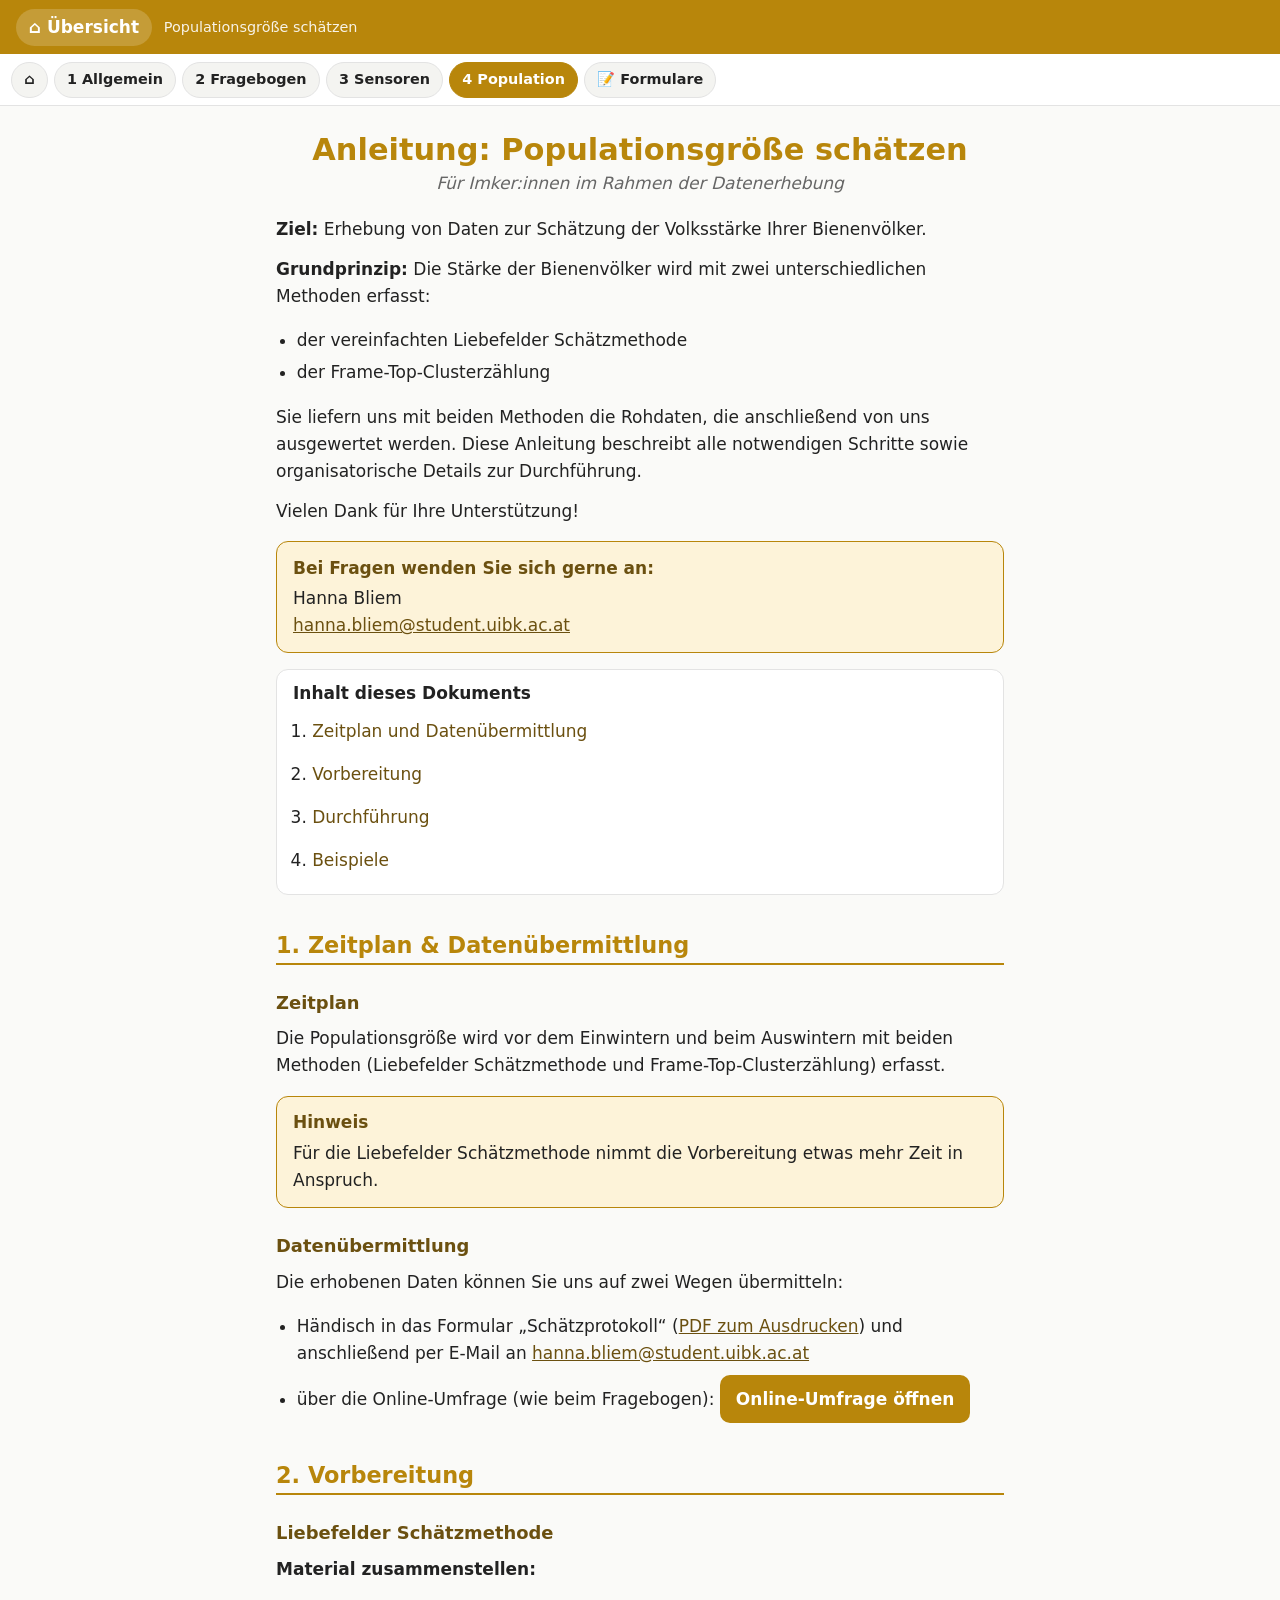
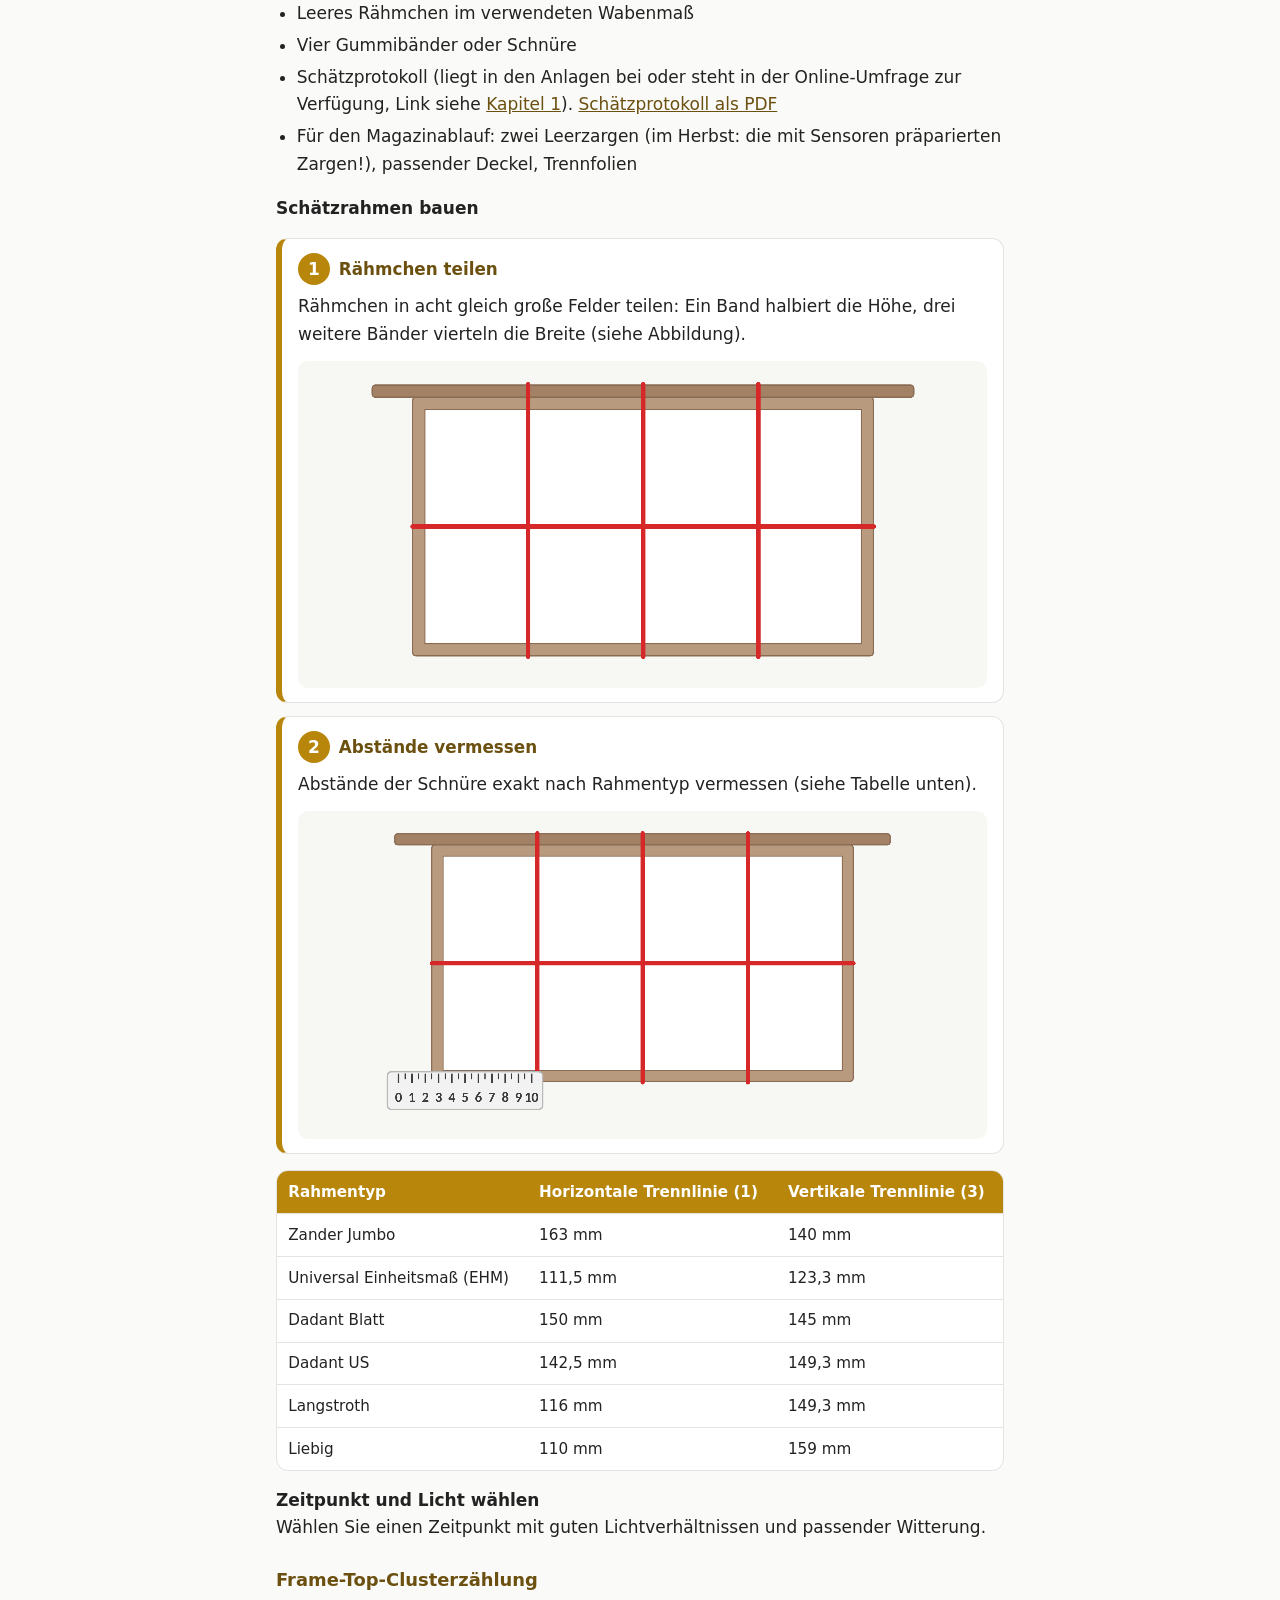
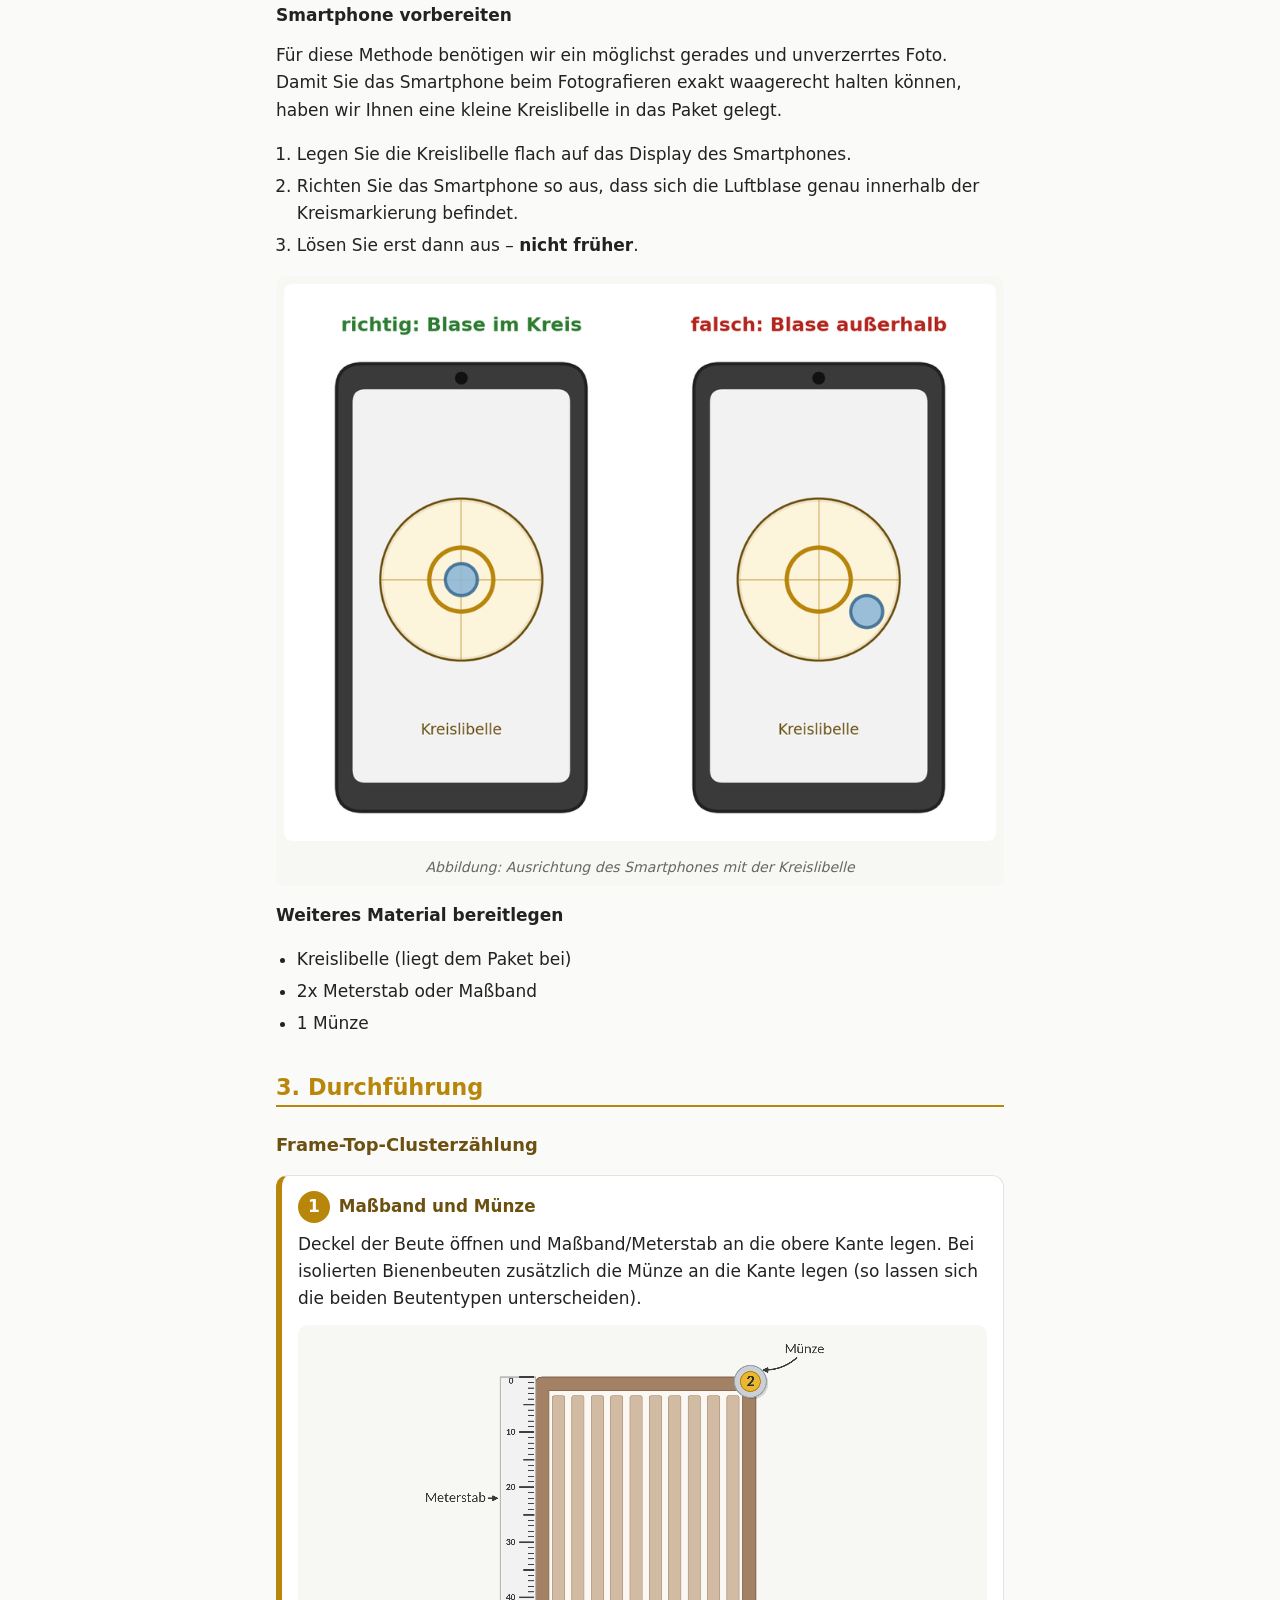
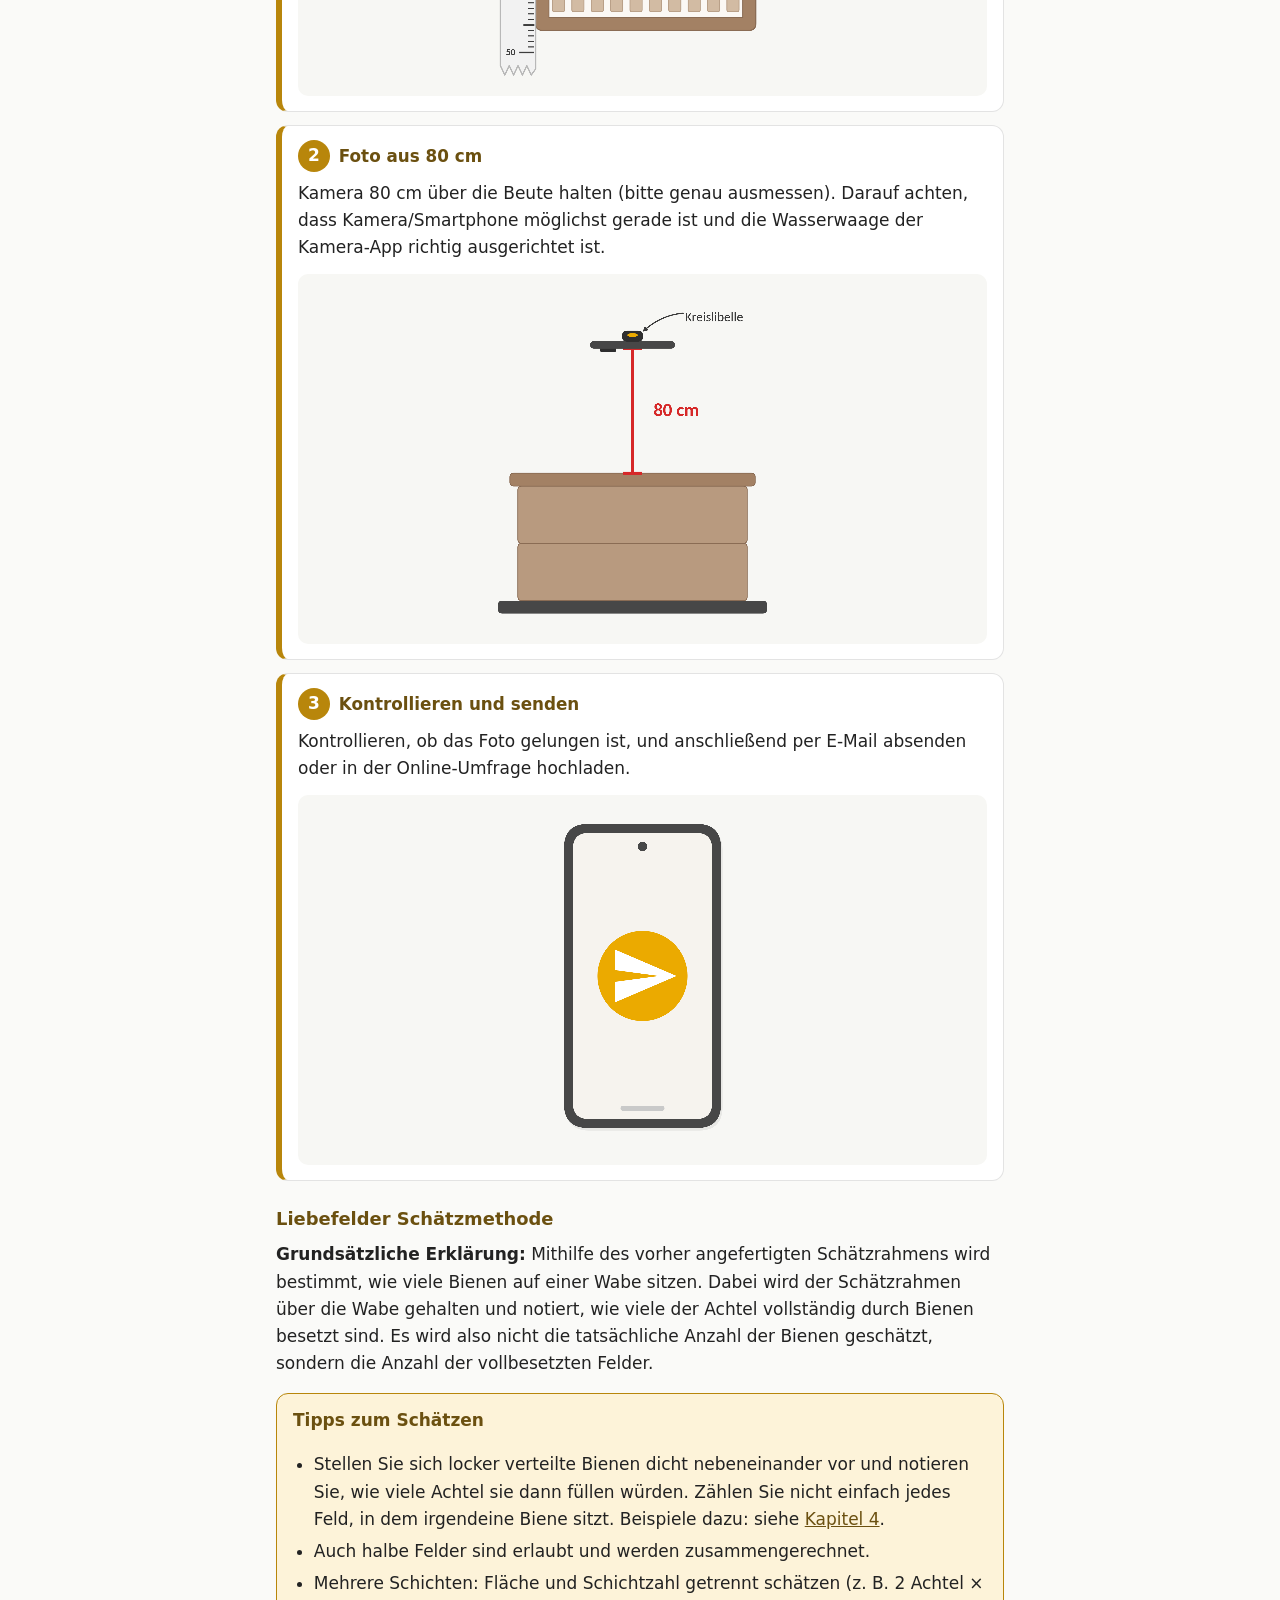
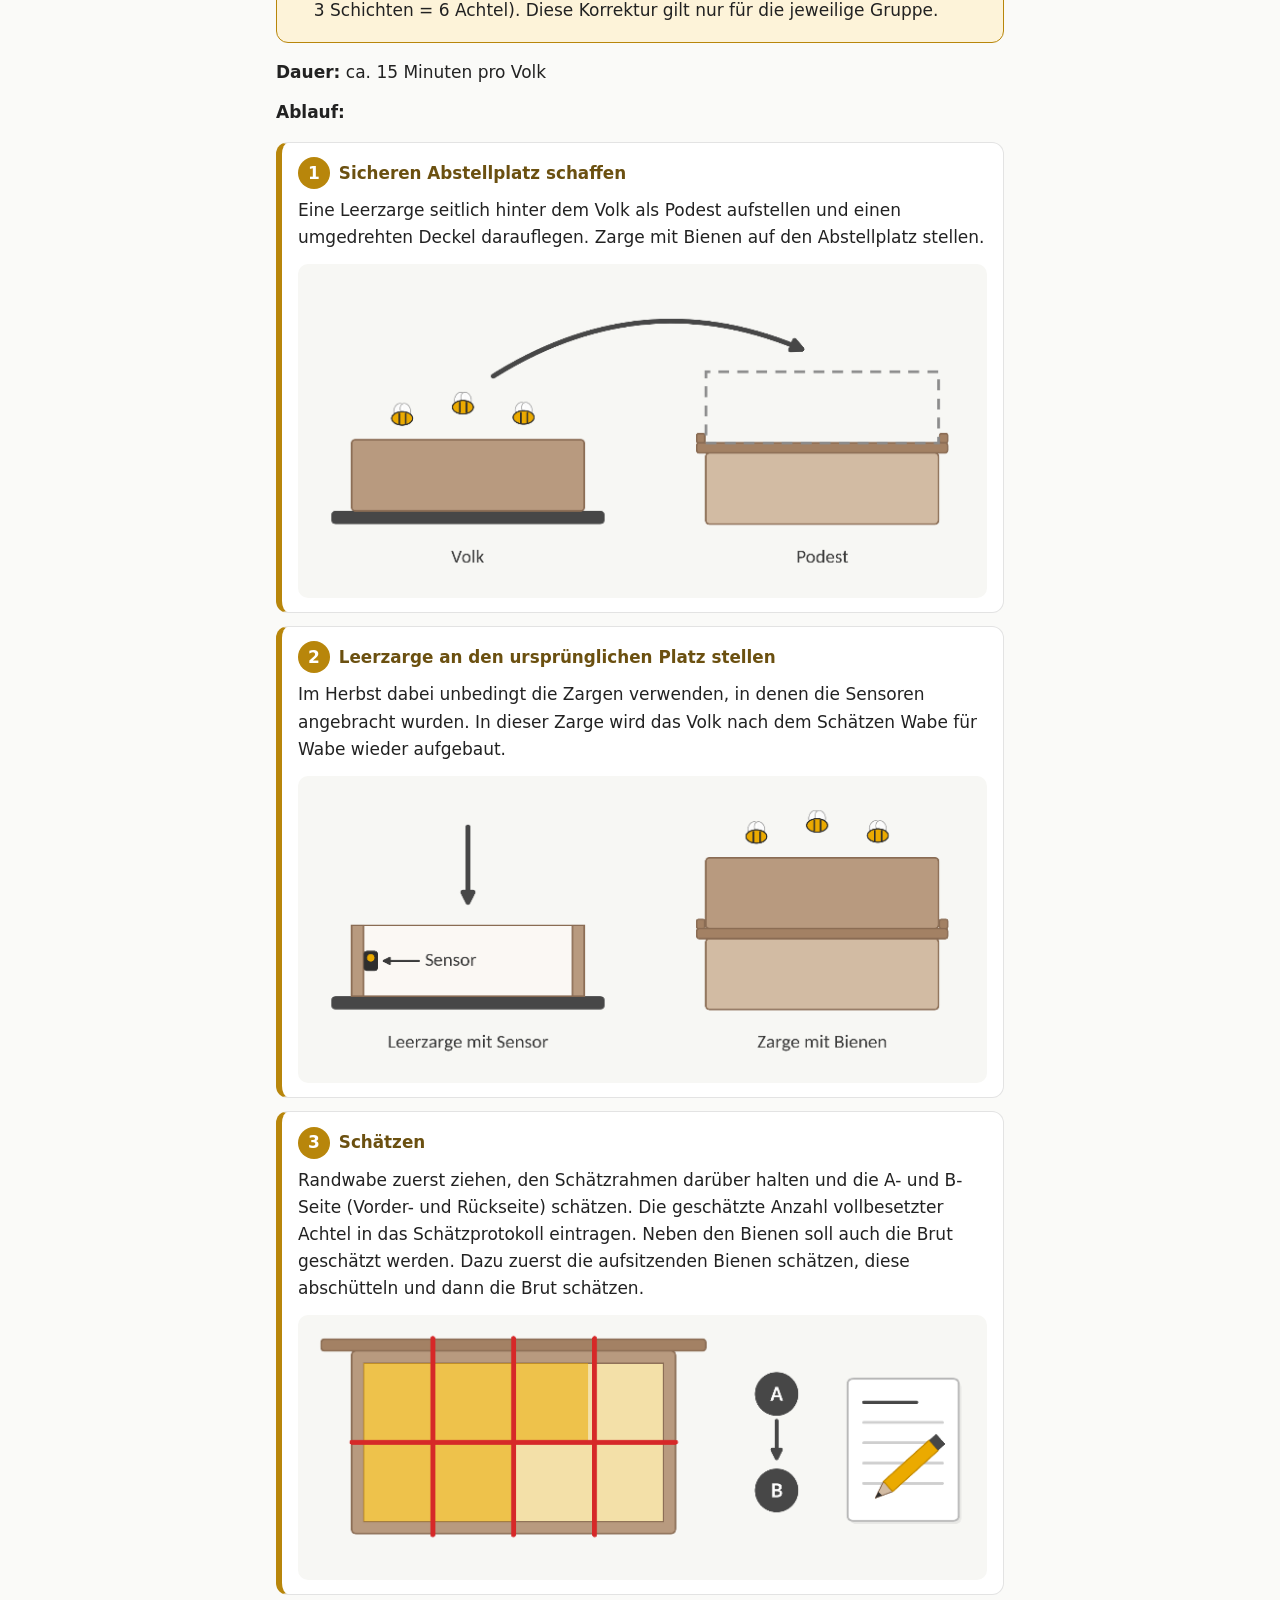
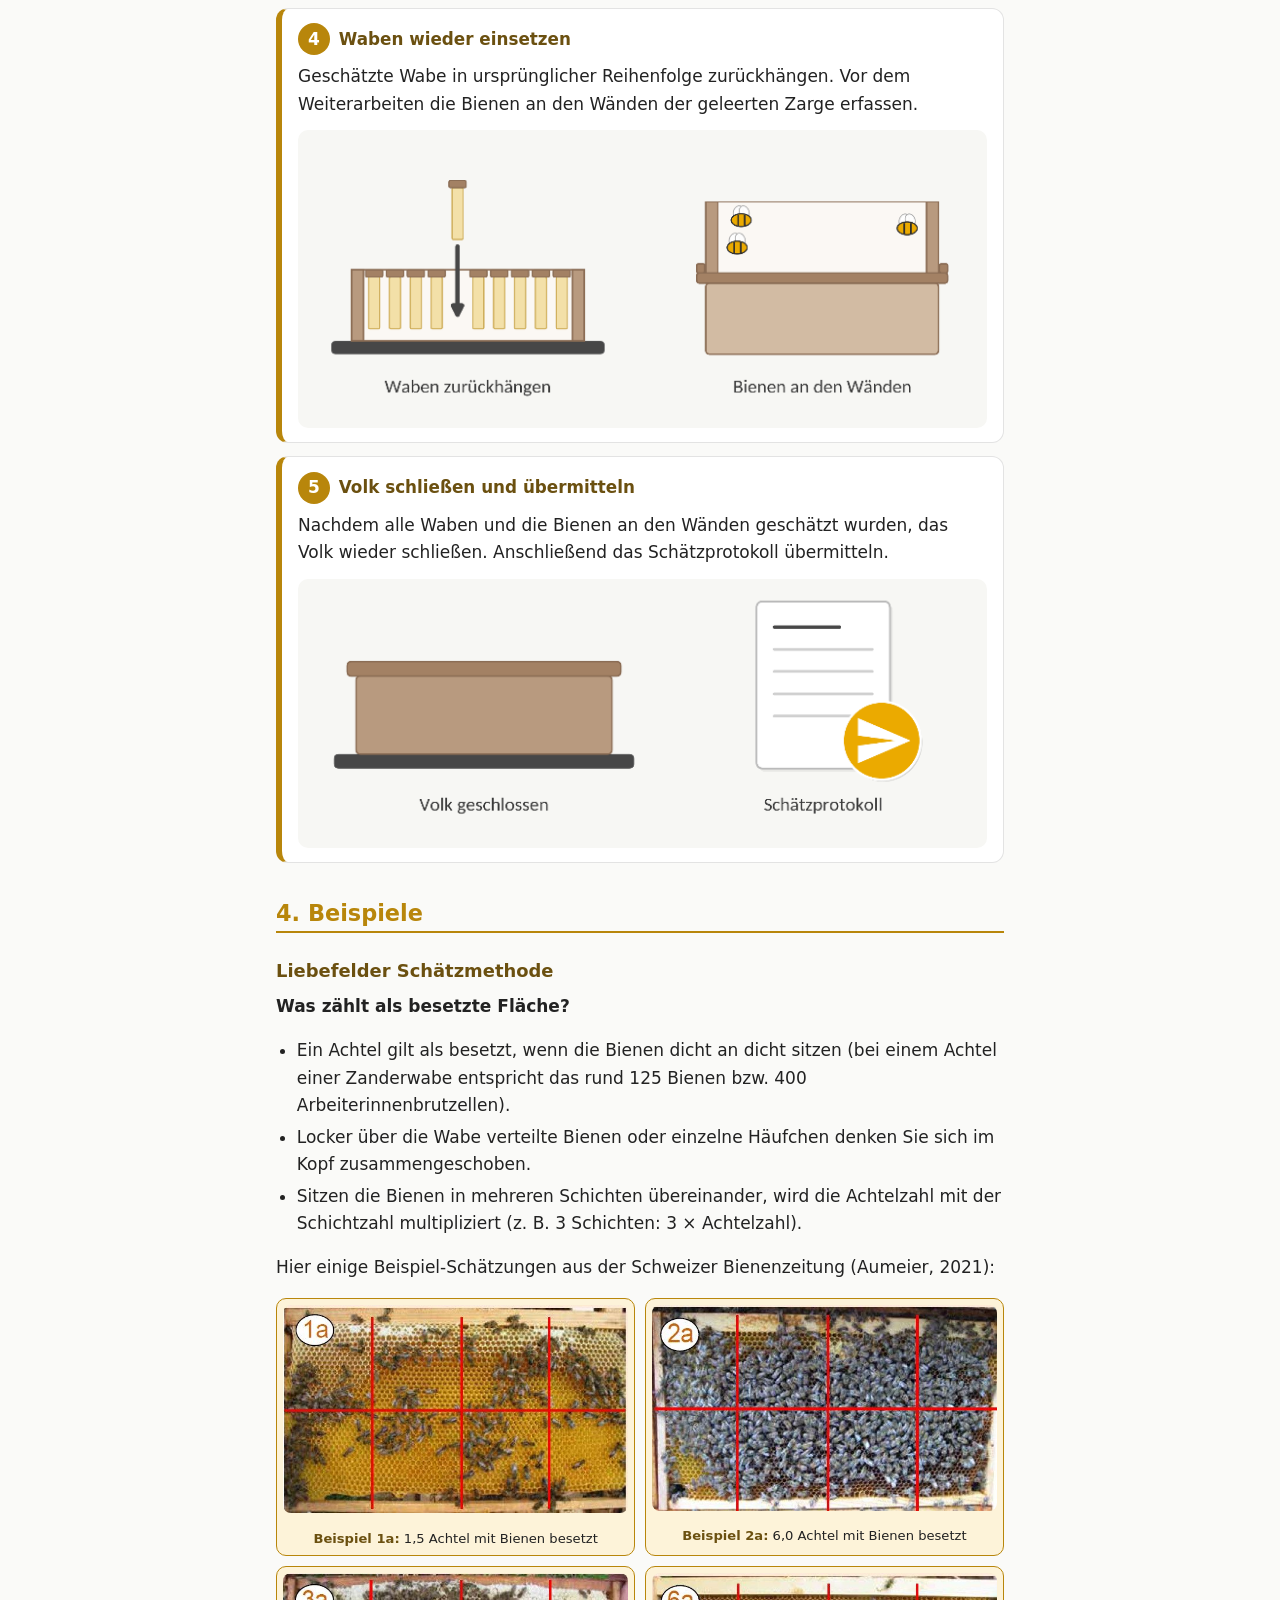
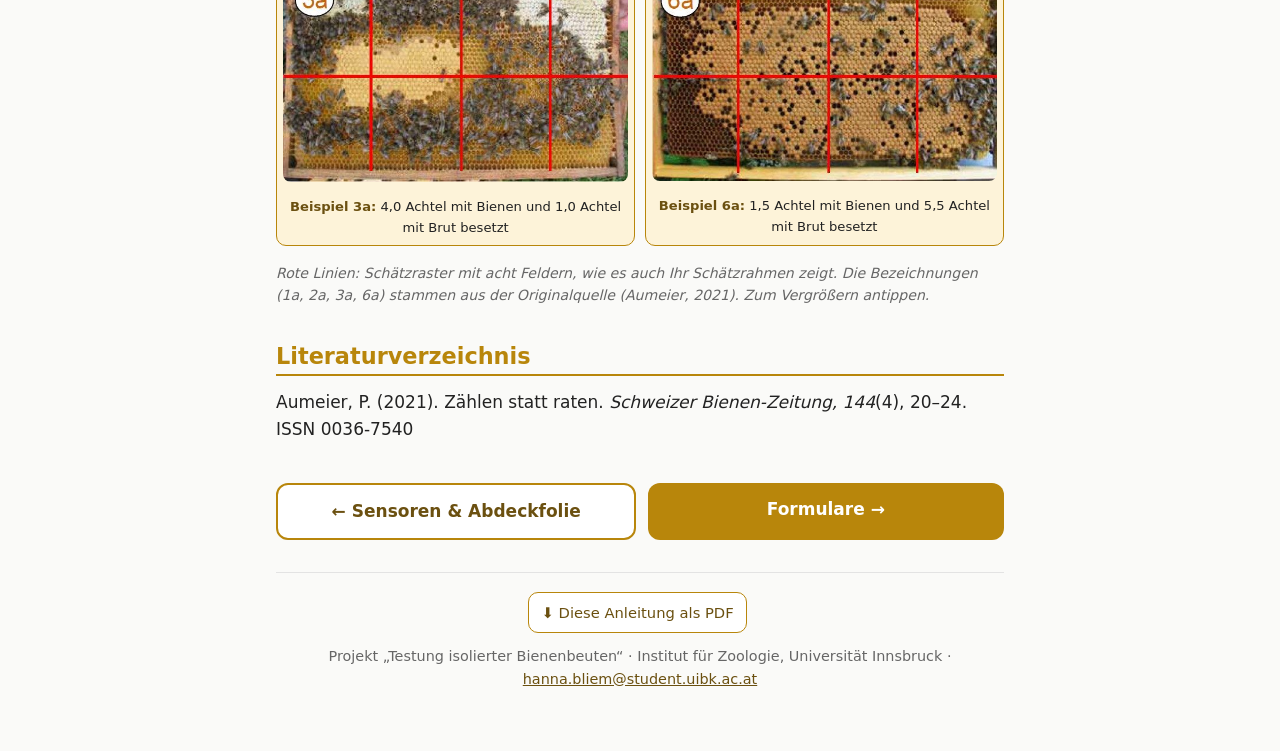
<file: populationsgroesse.html>
<!doctype html>
<html lang="de"><head><meta charset="utf-8">
<meta name="viewport" content="width=device-width,initial-scale=1">
<title>Populationsgröße schätzen – Anleitung für Imker:innen</title>
<meta name="theme-color" content="#B8860B">
<link rel="manifest" href="manifest.webmanifest">
<link rel="icon" href="assets/icon-192.png">
<link rel="apple-touch-icon" href="assets/icon-192.png">
<link rel="stylesheet" href="assets/style.css">
</head><body class="amber">
<header class="top"><div class="bar"><a class="home" href="index.html">⌂ Übersicht</a><span class="t">Populationsgröße schätzen</span></div>
<nav class="tabs" aria-label="Seiten"><a href="index.html">⌂</a><a href="allgemein.html">1 Allgemein</a><a href="fragebogen.html">2 Fragebogen</a><a href="sensoren.html">3 Sensoren</a><a href="populationsgroesse.html" class="on" aria-current="page">4 Population</a><a href="formulare.html">📝 Formulare</a></nav></header>
<main>
<h1>Anleitung: Populationsgröße schätzen</h1><p class="sub">Für Imker:innen im Rahmen der Datenerhebung</p><p><strong>Ziel:</strong> Erhebung von Daten zur Schätzung der Volksstärke Ihrer Bienenvölker.</p><p><strong>Grundprinzip:</strong> Die Stärke der Bienenvölker wird mit zwei unterschiedlichen Methoden erfasst:<ul><li>der vereinfachten Liebefelder Schätzmethode</li><li>der Frame-Top-Clusterzählung</li></ul>Sie liefern uns mit beiden Methoden die Rohdaten, die anschließend von uns ausgewertet werden. Diese Anleitung beschreibt alle notwendigen Schritte sowie organisatorische Details zur Durchführung.</p><p>Vielen Dank für Ihre Unterstützung!</p><div class="box"><strong>Bei Fragen wenden Sie sich gerne an:</strong>Hanna Bliem<br><a href="mailto:hanna.bliem@student.uibk.ac.at">hanna.bliem@student.uibk.ac.at</a></div><nav class="toc"><strong>Inhalt dieses Dokuments</strong><ol><li><a href="#zeit">Zeitplan und Datenübermittlung</a></li><li><a href="#vorb">Vorbereitung</a></li><li><a href="#durch">Durchführung</a></li><li><a href="#bsp">Beispiele</a></li></ol></nav><h2 id="zeit">1. Zeitplan &amp; Datenübermittlung</h2>
<h3>Zeitplan</h3>
<p>Die Populationsgröße wird vor dem Einwintern und beim Auswintern mit beiden Methoden (Liebefelder Schätzmethode und Frame-Top-Clusterzählung) erfasst.</p>
<div class="box"><strong>Hinweis</strong>Für die Liebefelder Schätzmethode nimmt die Vorbereitung etwas mehr Zeit in Anspruch.</div>
<h3>Datenübermittlung</h3>
<p>Die erhobenen Daten können Sie uns auf zwei Wegen übermitteln:</p>
<ul><li>Händisch in das Formular „Schätzprotokoll“ (<a href="downloads/Schaetzprotokoll_Wabenseiten.pdf">PDF zum Ausdrucken</a>) und anschließend per E-Mail an <a href="mailto:hanna.bliem@student.uibk.ac.at">hanna.bliem@student.uibk.ac.at</a></li>
<li>über die Online-Umfrage (wie beim Fragebogen): <a class="btn" href="https://umfrage.uibk.ac.at/limesurvey/allgemein/446718?lang=de" target="_blank" rel="noopener">Online-Umfrage öffnen</a></li></ul><h2 id="vorb">2. Vorbereitung</h2>
<h3>Liebefelder Schätzmethode</h3>
<p><strong>Material zusammenstellen:</strong></p>
<ul><li>Leeres Rähmchen im verwendeten Wabenmaß</li><li>Vier Gummibänder oder Schnüre</li><li>Schätzprotokoll (liegt in den Anlagen bei oder steht in der Online-Umfrage zur Verfügung, Link siehe <a href="#zeit">Kapitel 1</a>). <a href="downloads/Schaetzprotokoll_Wabenseiten.pdf">Schätzprotokoll als PDF</a></li><li>Für den Magazinablauf: zwei Leerzargen (im Herbst: die mit Sensoren präparierten Zargen!), passender Deckel, Trennfolien</li></ul>
<p><strong>Schätzrahmen bauen</strong></p>
<ol class="steps">
<li><h4>Rähmchen teilen</h4><p>Rähmchen in acht gleich große Felder teilen: Ein Band halbiert die Höhe, drei weitere Bänder vierteln die Breite (siehe Abbildung).</p><figure class="imgbg "><img src="img/schaetzrahmen-1.png" alt="Rähmchen mit einem horizontalen und drei vertikalen Bändern, acht Felder" ></figure></li>
<li><h4>Abstände vermessen</h4><p>Abstände der Schnüre exakt nach Rahmentyp vermessen (siehe Tabelle unten).</p><figure class="imgbg "><img src="img/schaetzrahmen-2.png" alt="Rähmchen mit Maßangaben für die Schnurabstände" ></figure></li></ol>
<div class="tablewrap"><table><thead><tr><th>Rahmentyp</th><th>Horizontale Trennlinie (1)</th><th>Vertikale Trennlinie (3)</th></tr></thead><tbody><tr><td>Zander Jumbo</td><td>163 mm</td><td>140 mm</td></tr><tr><td>Universal Einheitsmaß (EHM)</td><td>111,5 mm</td><td>123,3 mm</td></tr><tr><td>Dadant Blatt</td><td>150 mm</td><td>145 mm</td></tr><tr><td>Dadant US</td><td>142,5 mm</td><td>149,3 mm</td></tr><tr><td>Langstroth</td><td>116 mm</td><td>149,3 mm</td></tr><tr><td>Liebig</td><td>110 mm</td><td>159 mm</td></tr></tbody></table></div>
<p><strong>Zeitpunkt und Licht wählen</strong><br>Wählen Sie einen Zeitpunkt mit guten Lichtverhältnissen und passender Witterung.</p>
<h3>Frame-Top-Clusterzählung</h3>
<p><strong>Smartphone vorbereiten</strong></p>
<p>Für diese Methode benötigen wir ein möglichst gerades und unverzerrtes Foto. Damit Sie das Smartphone beim Fotografieren exakt waagerecht halten können, haben wir Ihnen eine kleine Kreislibelle in das Paket gelegt.</p>
<ol><li>Legen Sie die Kreislibelle flach auf das Display des Smartphones.</li><li>Richten Sie das Smartphone so aus, dass sich die Luftblase genau innerhalb der Kreismarkierung befindet.</li><li>Lösen Sie erst dann aus – <b>nicht früher</b>.</li></ol><figure class="imgbg "><img src="img/kreislibelle.png" alt="Zwei Smartphones mit Kreislibelle: richtig, wenn die Blase im Kreis liegt, falsch, wenn sie außerhalb liegt" ><figcaption>Abbildung: Ausrichtung des Smartphones mit der Kreislibelle</figcaption></figure>
<p><strong>Weiteres Material bereitlegen</strong></p>
<ul><li>Kreislibelle (liegt dem Paket bei)</li><li>2x Meterstab oder Maßband</li><li>1 Münze</li></ul>
<h2 id="durch">3. Durchführung</h2>
<h3>Frame-Top-Clusterzählung</h3>
<ol class="steps">
<li><h4>Maßband und Münze</h4><p>Deckel der Beute öffnen und Maßband/Meterstab an die obere Kante legen. Bei isolierten Bienenbeuten zusätzlich die Münze an die Kante legen (so lassen sich die beiden Beutentypen unterscheiden).</p><figure class="imgbg "><img src="img/cluster-1.png" alt="Beute von oben mit Maßband an der Kante und Münze" ></figure></li>
<li><h4>Foto aus 80 cm</h4><p>Kamera 80 cm über die Beute halten (bitte genau ausmessen). Darauf achten, dass Kamera/Smartphone möglichst gerade ist und die Wasserwaage der Kamera-App richtig ausgerichtet ist.</p><figure class="imgbg "><img src="img/cluster-2.png" alt="Kamera 80 cm über der Beute" ></figure></li>
<li><h4>Kontrollieren und senden</h4><p>Kontrollieren, ob das Foto gelungen ist, und anschließend per E-Mail absenden oder in der Online-Umfrage hochladen.</p><figure class="imgbg "><img src="img/cluster-3.png" alt="Smartphone mit Senden-Symbol" ></figure></li></ol>
<h3>Liebefelder Schätzmethode</h3>
<p><strong>Grundsätzliche Erklärung:</strong> Mithilfe des vorher angefertigten Schätzrahmens wird bestimmt, wie viele Bienen auf einer Wabe sitzen. Dabei wird der Schätzrahmen über die Wabe gehalten und notiert, wie viele der Achtel vollständig durch Bienen besetzt sind. Es wird also nicht die tatsächliche Anzahl der Bienen geschätzt, sondern die Anzahl der vollbesetzten Felder.</p>
<div class="box"><strong>Tipps zum Schätzen</strong><ul><li>Stellen Sie sich locker verteilte Bienen dicht nebeneinander vor und notieren Sie, wie viele Achtel sie dann füllen würden. Zählen Sie nicht einfach jedes Feld, in dem irgendeine Biene sitzt. Beispiele dazu: siehe <a href="#bsp">Kapitel 4</a>.</li><li>Auch halbe Felder sind erlaubt und werden zusammengerechnet.</li><li>Mehrere Schichten: Fläche und Schichtzahl getrennt schätzen (z. B. 2 Achtel × 3 Schichten = 6 Achtel). Diese Korrektur gilt nur für die jeweilige Gruppe.</li></ul></div>
<p><strong>Dauer:</strong> ca. 15 Minuten pro Volk</p>
<p><strong>Ablauf:</strong></p>
<ol class="steps">
<li><h4>Sicheren Abstellplatz schaffen</h4><p>Eine Leerzarge seitlich hinter dem Volk als Podest aufstellen und einen umgedrehten Deckel darauflegen. Zarge mit Bienen auf den Abstellplatz stellen.</p><figure class="imgbg "><img src="img/ablauf-1.png" alt="Zarge mit Bienen wird auf ein Podest aus Leerzarge und Deckel gestellt" ></figure></li>
<li><h4>Leerzarge an den ursprünglichen Platz stellen</h4><p>Im Herbst dabei unbedingt die Zargen verwenden, in denen die Sensoren angebracht wurden. In dieser Zarge wird das Volk nach dem Schätzen Wabe für Wabe wieder aufgebaut.</p><figure class="imgbg "><img src="img/ablauf-2.png" alt="Leerzarge mit Sensor am ursprünglichen Platz" ></figure></li>
<li><h4>Schätzen</h4><p>Randwabe zuerst ziehen, den Schätzrahmen darüber halten und die A- und B-Seite (Vorder- und Rückseite) schätzen. Die geschätzte Anzahl vollbesetzter Achtel in das Schätzprotokoll eintragen. Neben den Bienen soll auch die Brut geschätzt werden. Dazu zuerst die aufsitzenden Bienen schätzen, diese abschütteln und dann die Brut schätzen.</p><figure class="imgbg "><img src="img/ablauf-3.png" alt="Schätzrahmen über der Wabe, Eintrag ins Schätzprotokoll" ></figure></li>
<li><h4>Waben wieder einsetzen</h4><p>Geschätzte Wabe in ursprünglicher Reihenfolge zurückhängen. Vor dem Weiterarbeiten die Bienen an den Wänden der geleerten Zarge erfassen.</p><figure class="imgbg "><img src="img/ablauf-4.png" alt="Waben werden zurückgehängt, Bienen an den Wänden der Zarge" ></figure></li>
<li><h4>Volk schließen und übermitteln</h4><p>Nachdem alle Waben und die Bienen an den Wänden geschätzt wurden, das Volk wieder schließen. Anschließend das Schätzprotokoll übermitteln.</p><figure class="imgbg "><img src="img/ablauf-5.png" alt="Geschlossenes Volk und Schätzprotokoll wird gesendet" ></figure></li></ol>
<h2 id="bsp">4. Beispiele</h2>
<h3>Liebefelder Schätzmethode</h3>
<p><strong>Was zählt als besetzte Fläche?</strong></p>
<ul><li>Ein Achtel gilt als besetzt, wenn die Bienen dicht an dicht sitzen (bei einem Achtel einer Zanderwabe entspricht das rund 125 Bienen bzw. 400 Arbeiterinnenbrutzellen).</li><li>Locker über die Wabe verteilte Bienen oder einzelne Häufchen denken Sie sich im Kopf zusammengeschoben.</li><li>Sitzen die Bienen in mehreren Schichten übereinander, wird die Achtelzahl mit der Schichtzahl multipliziert (z. B. 3 Schichten: 3 × Achtelzahl).</li></ul>
<p>Hier einige Beispiel-Schätzungen aus der Schweizer Bienenzeitung (Aumeier, 2021):</p>
<div class="photos"><figure><img class="zoom" data-full="img/beispiel-1a.jpg" src="img/beispiel-1a.jpg" alt="Wabe mit rotem Schätzraster: 1,5 Achtel mit Bienen besetzt" ><figcaption><b>Beispiel 1a:</b> 1,5 Achtel mit Bienen besetzt</figcaption></figure><figure><img class="zoom" data-full="img/beispiel-2a.jpg" src="img/beispiel-2a.jpg" alt="Wabe mit rotem Schätzraster: 6,0 Achtel mit Bienen besetzt" ><figcaption><b>Beispiel 2a:</b> 6,0 Achtel mit Bienen besetzt</figcaption></figure><figure><img class="zoom" data-full="img/beispiel-3a.jpg" src="img/beispiel-3a.jpg" alt="Wabe mit rotem Schätzraster: 4,0 Achtel mit Bienen und 1,0 Achtel mit Brut besetzt" ><figcaption><b>Beispiel 3a:</b> 4,0 Achtel mit Bienen und 1,0 Achtel mit Brut besetzt</figcaption></figure><figure><img class="zoom" data-full="img/beispiel-6a.jpg" src="img/beispiel-6a.jpg" alt="Wabe mit rotem Schätzraster: 1,5 Achtel mit Bienen und 5,5 Achtel mit Brut besetzt" ><figcaption><b>Beispiel 6a:</b> 1,5 Achtel mit Bienen und 5,5 Achtel mit Brut besetzt</figcaption></figure></div>
<p style="font-size:.88rem;color:var(--muted);font-style:italic">Rote Linien: Schätzraster mit acht Feldern, wie es auch Ihr Schätzrahmen zeigt. Die Bezeichnungen (1a, 2a, 3a, 6a) stammen aus der Originalquelle (Aumeier, 2021). Zum Vergrößern antippen.</p>
<h2>Literaturverzeichnis</h2>
<p>Aumeier, P. (2021). Zählen statt raten. <em>Schweizer Bienen-Zeitung, 144</em>(4), 20–24. ISSN 0036-7540</p>
<div class="pager"><a class="sec" href="sensoren.html">← Sensoren & Abdeckfolie</a><a href="formulare.html">Formulare →</a></div>
<div class="foot"><a class="dl" href="downloads/4_Anleitung_Populationsgroesse_schaetzen.pdf">⬇ Diese Anleitung als PDF</a><p>Projekt „Testung isolierter Bienenbeuten“ · Institut für Zoologie, Universität Innsbruck · <a href="mailto:hanna.bliem@student.uibk.ac.at">hanna.bliem@student.uibk.ac.at</a></p></div>
</main>
<script src="assets/app.js"></script>
</body></html>
</file>
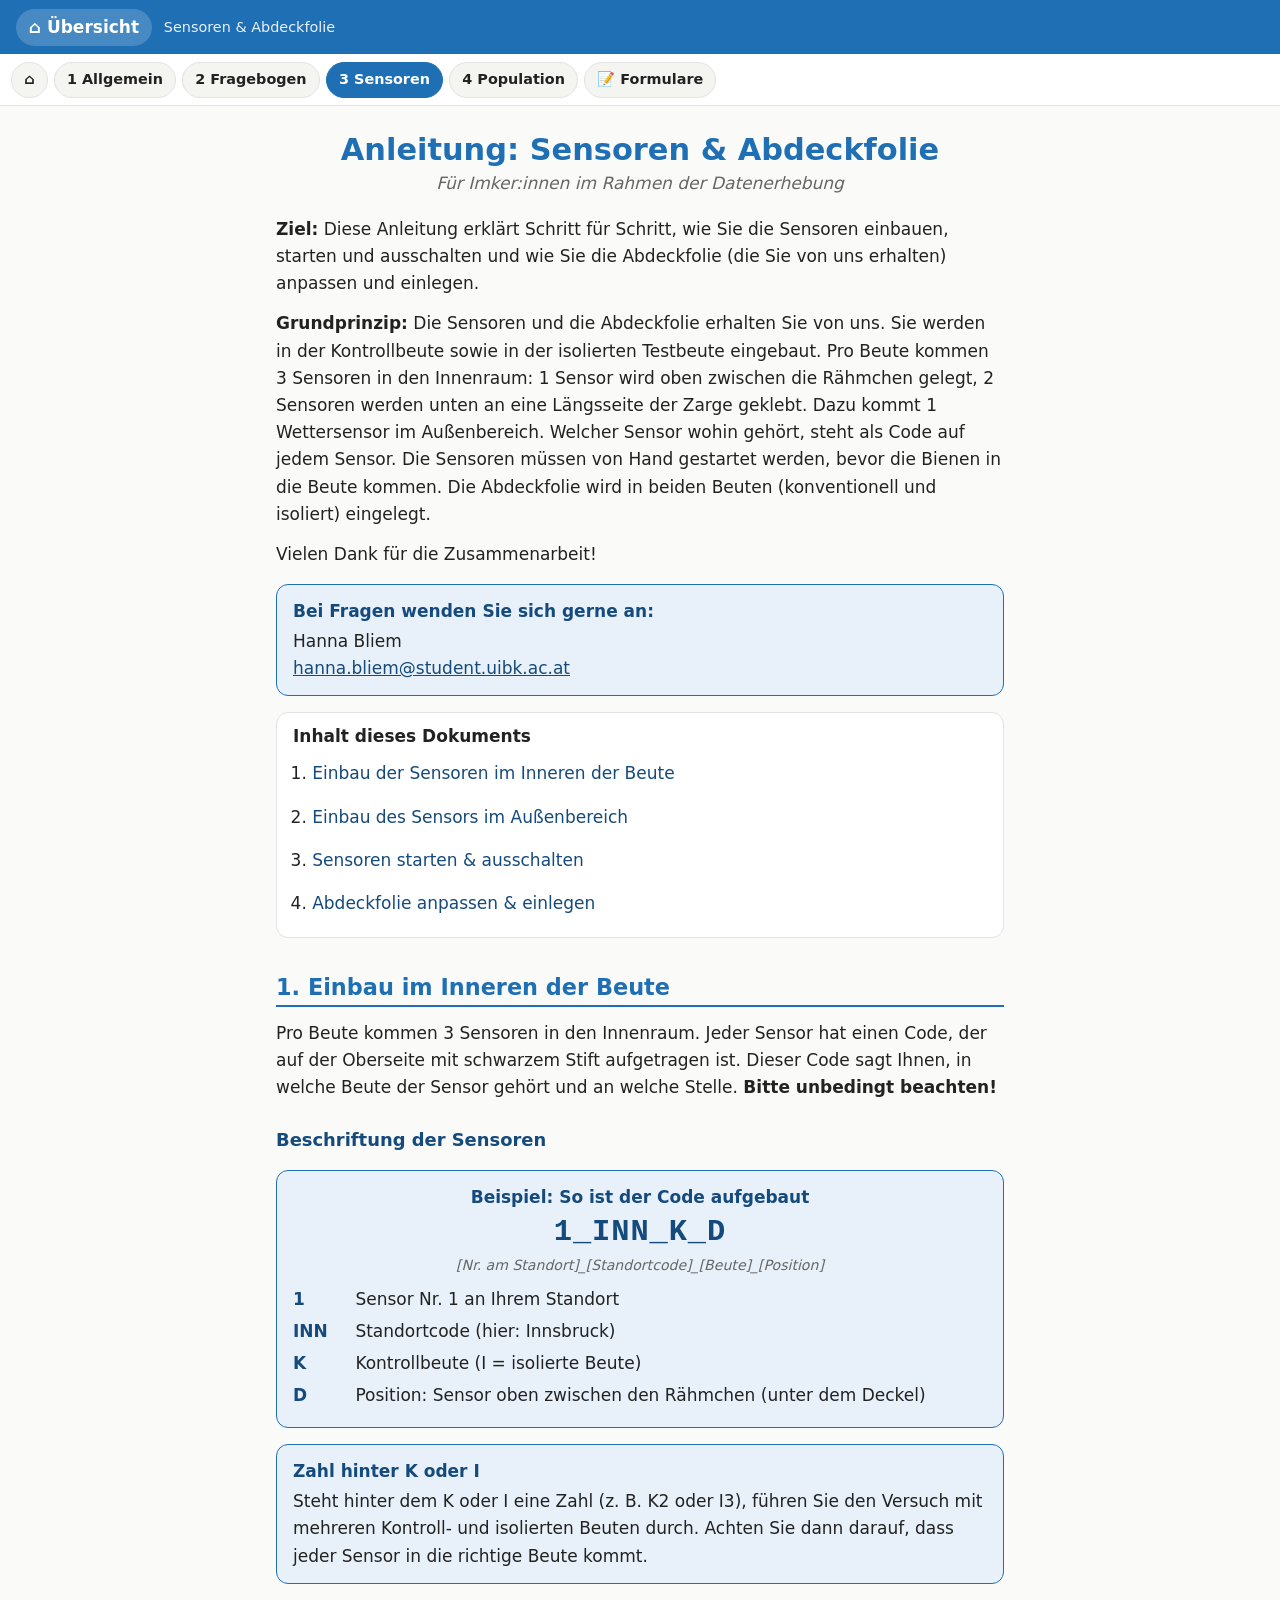
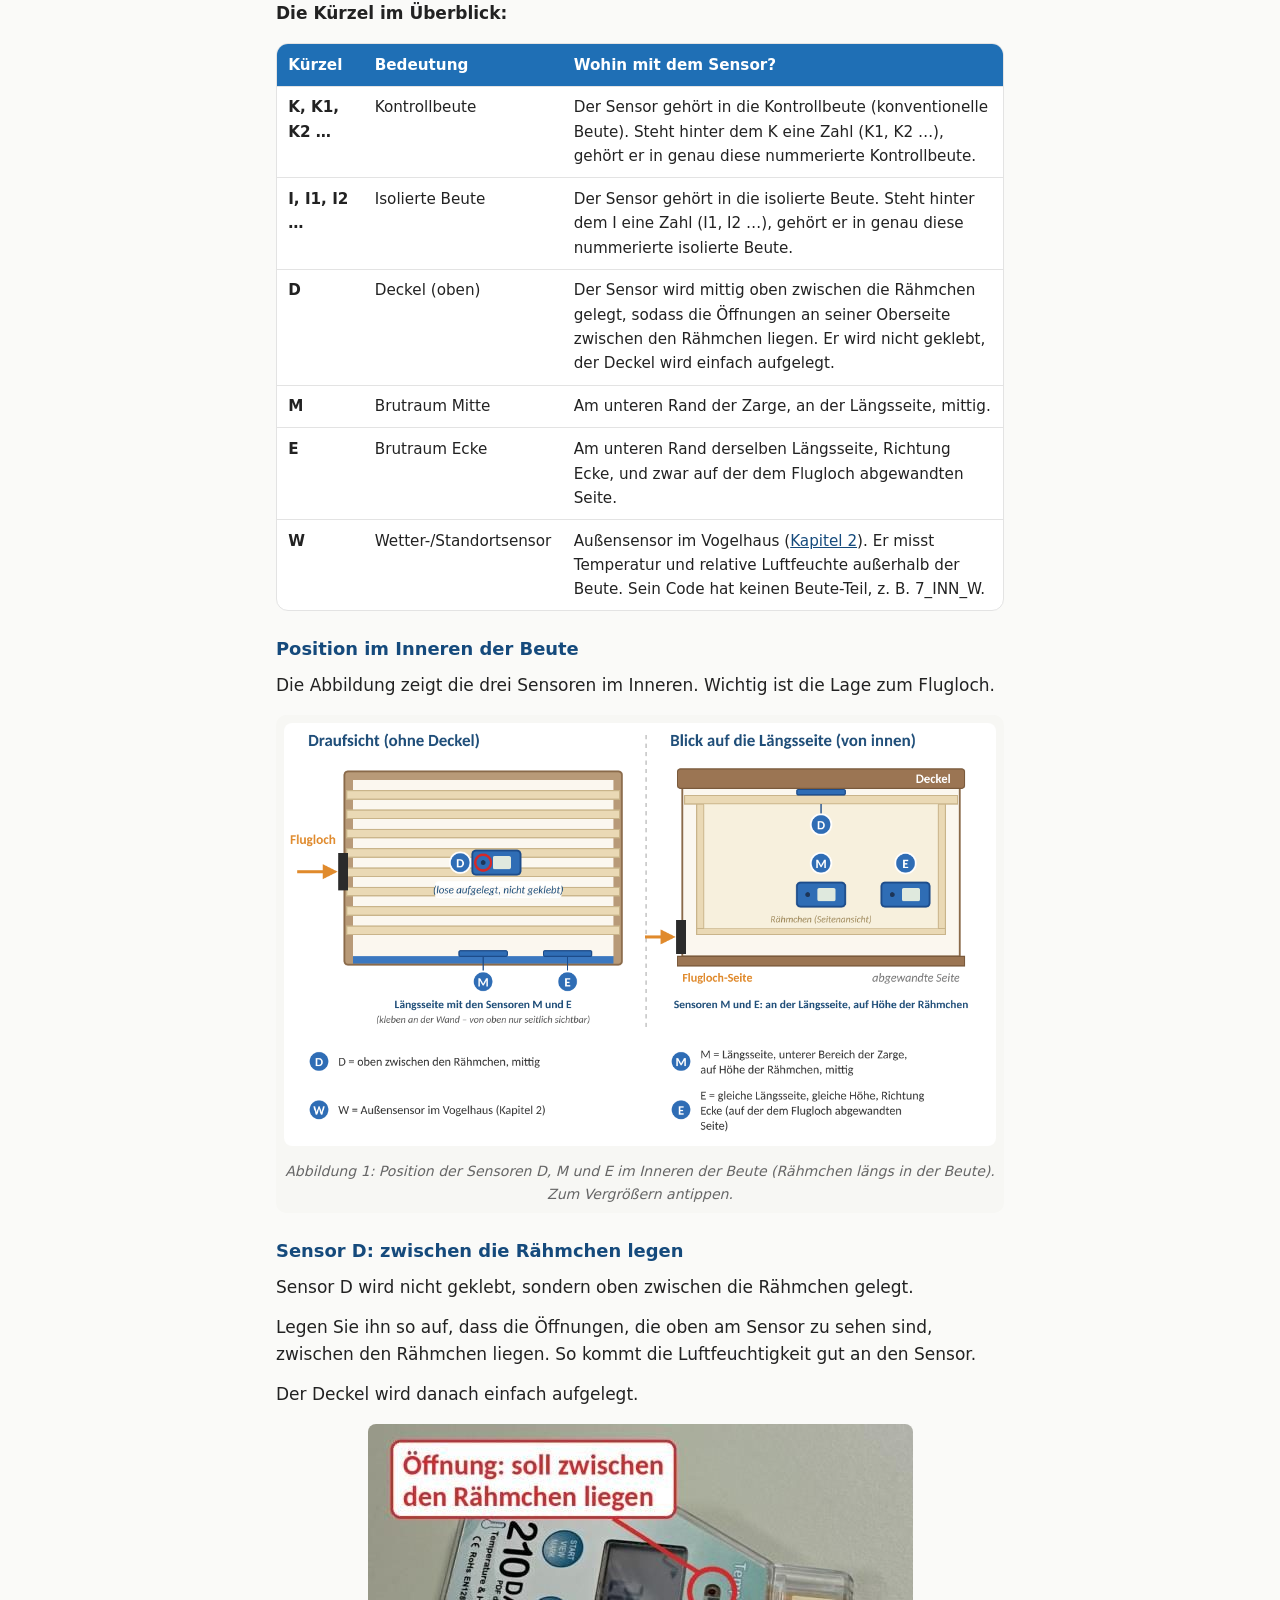
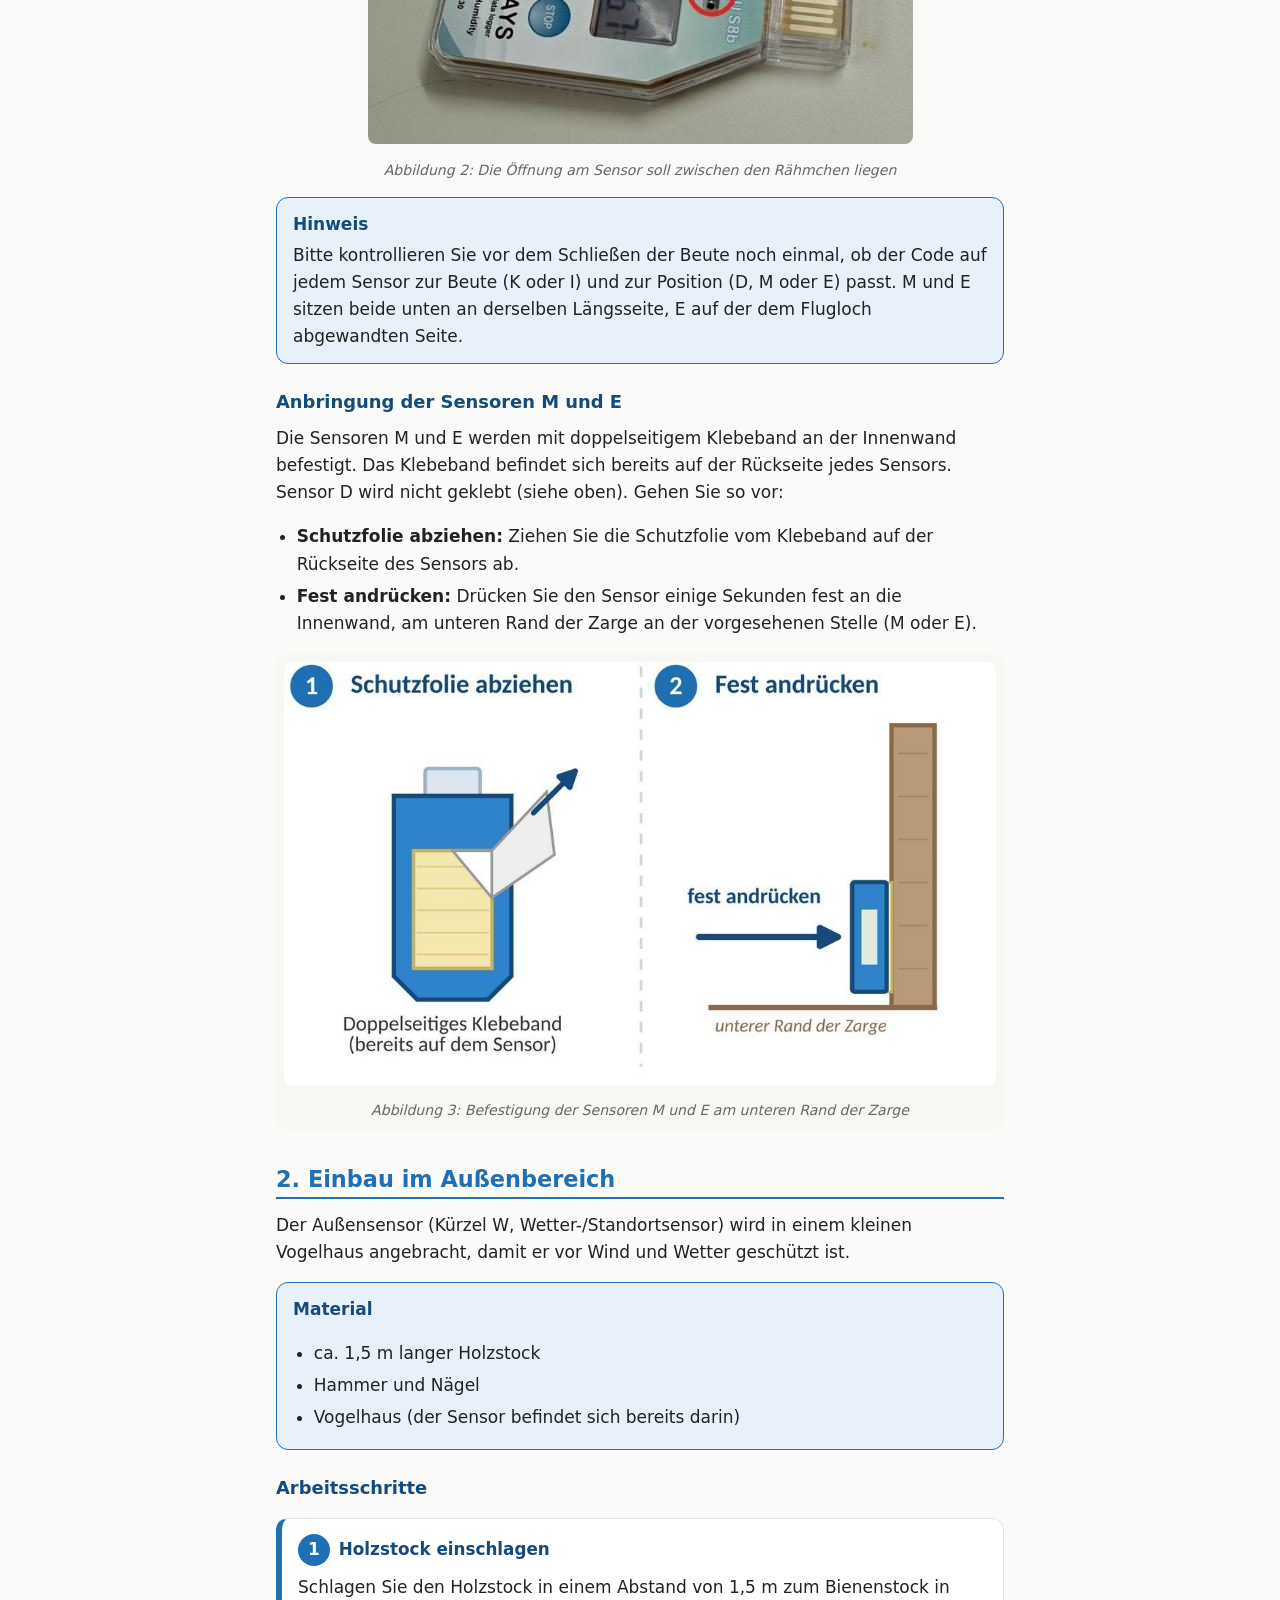
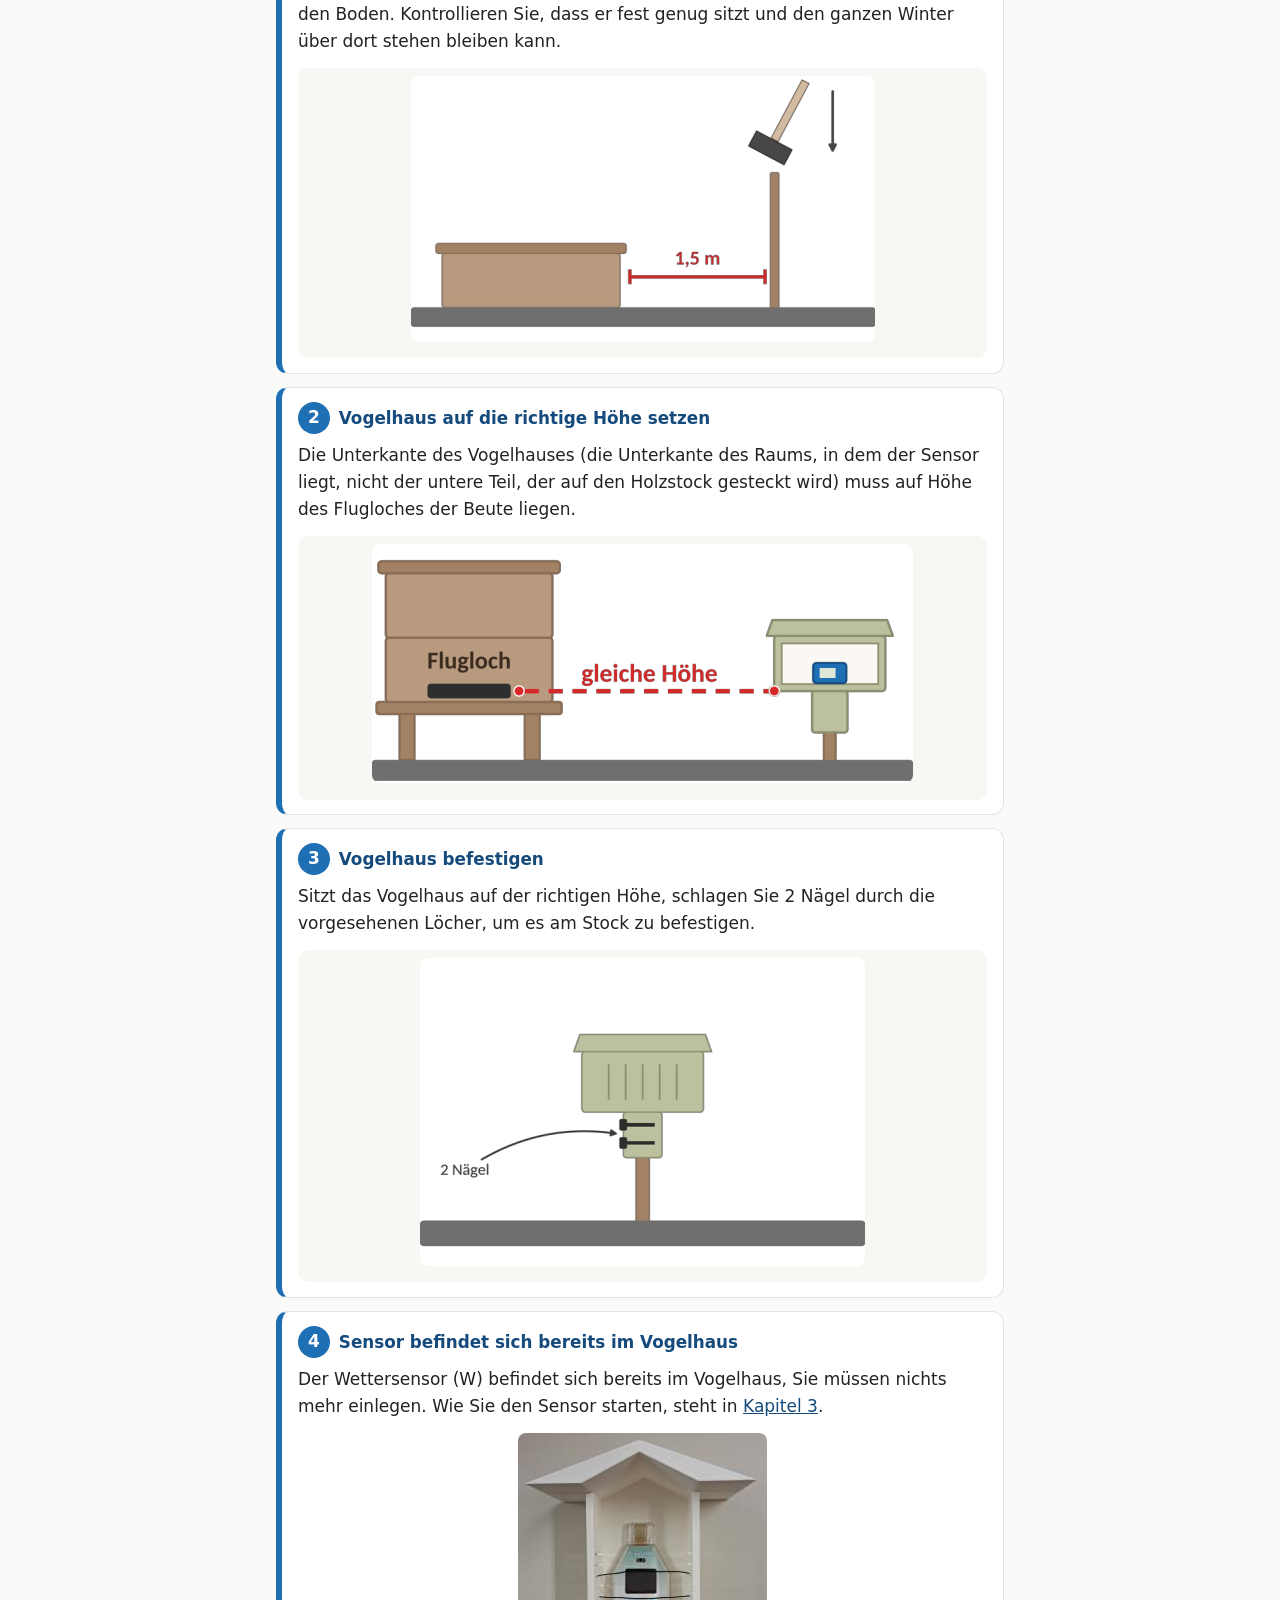
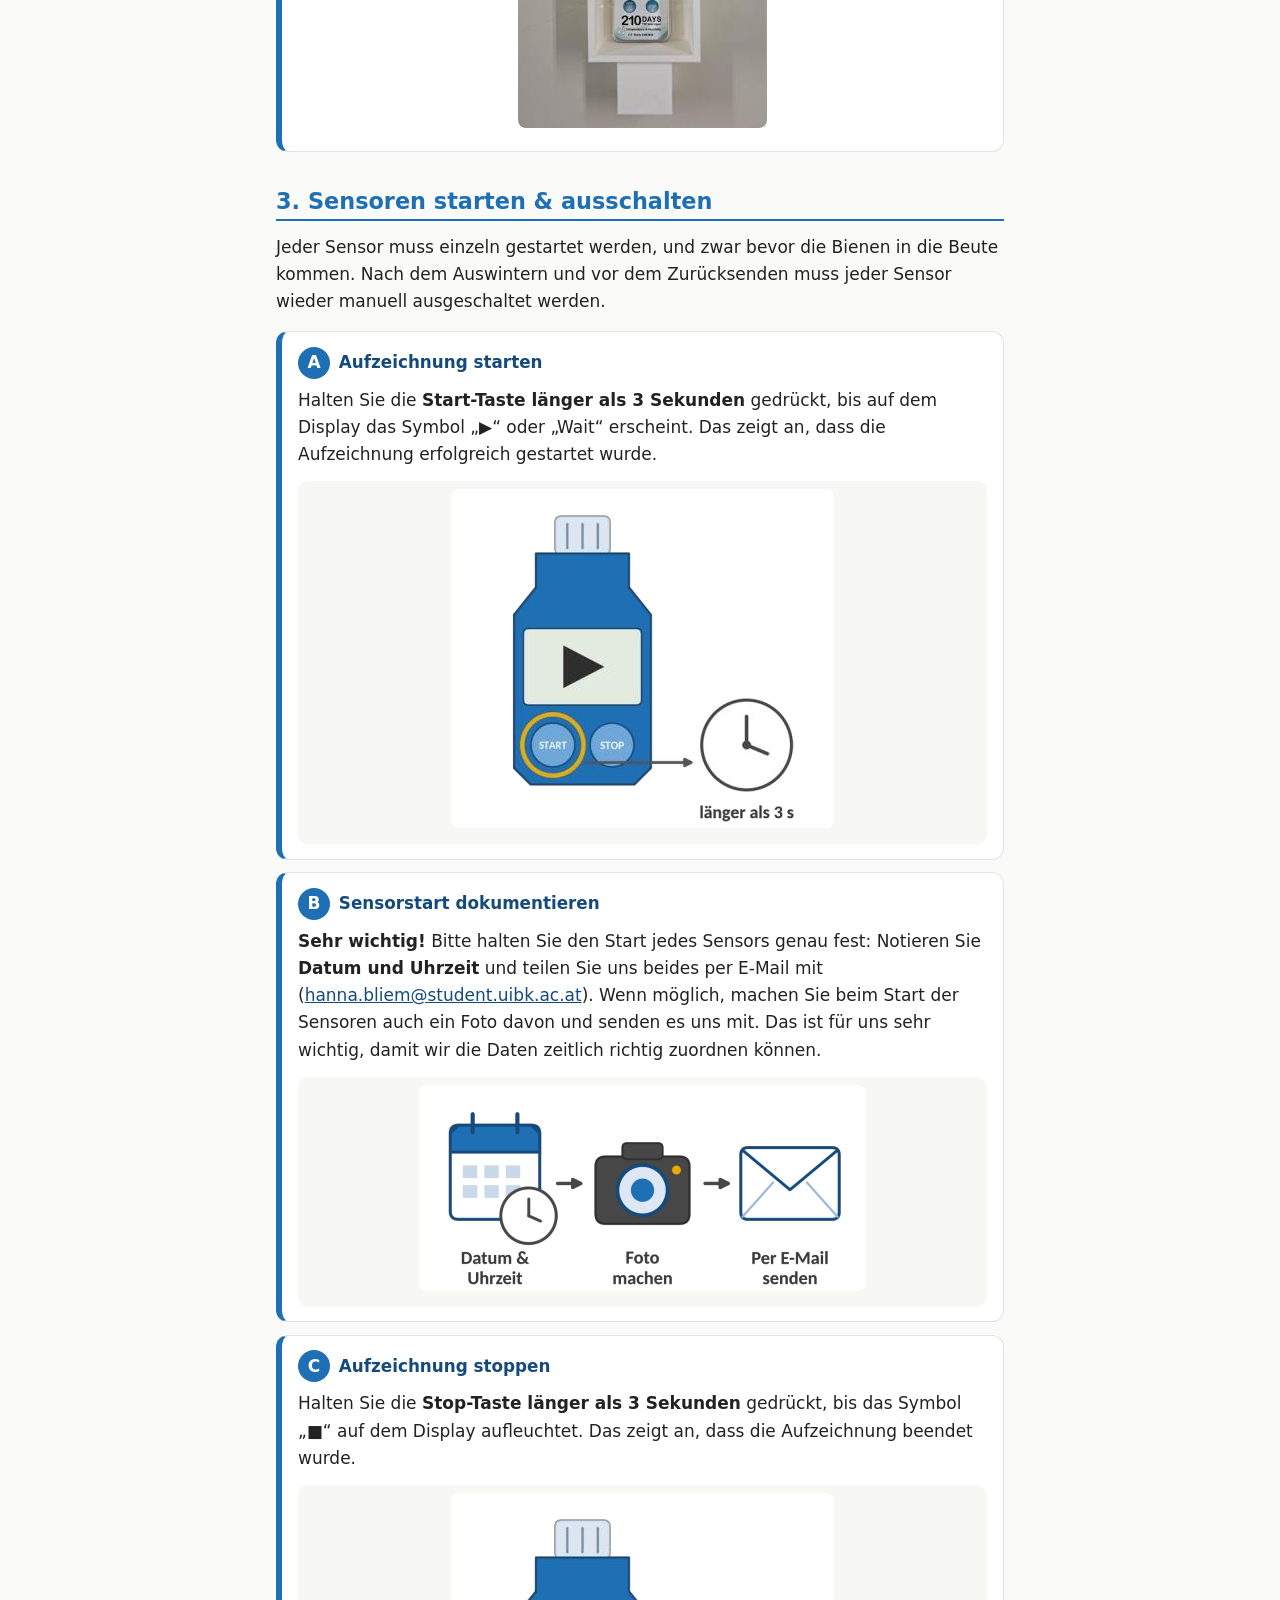
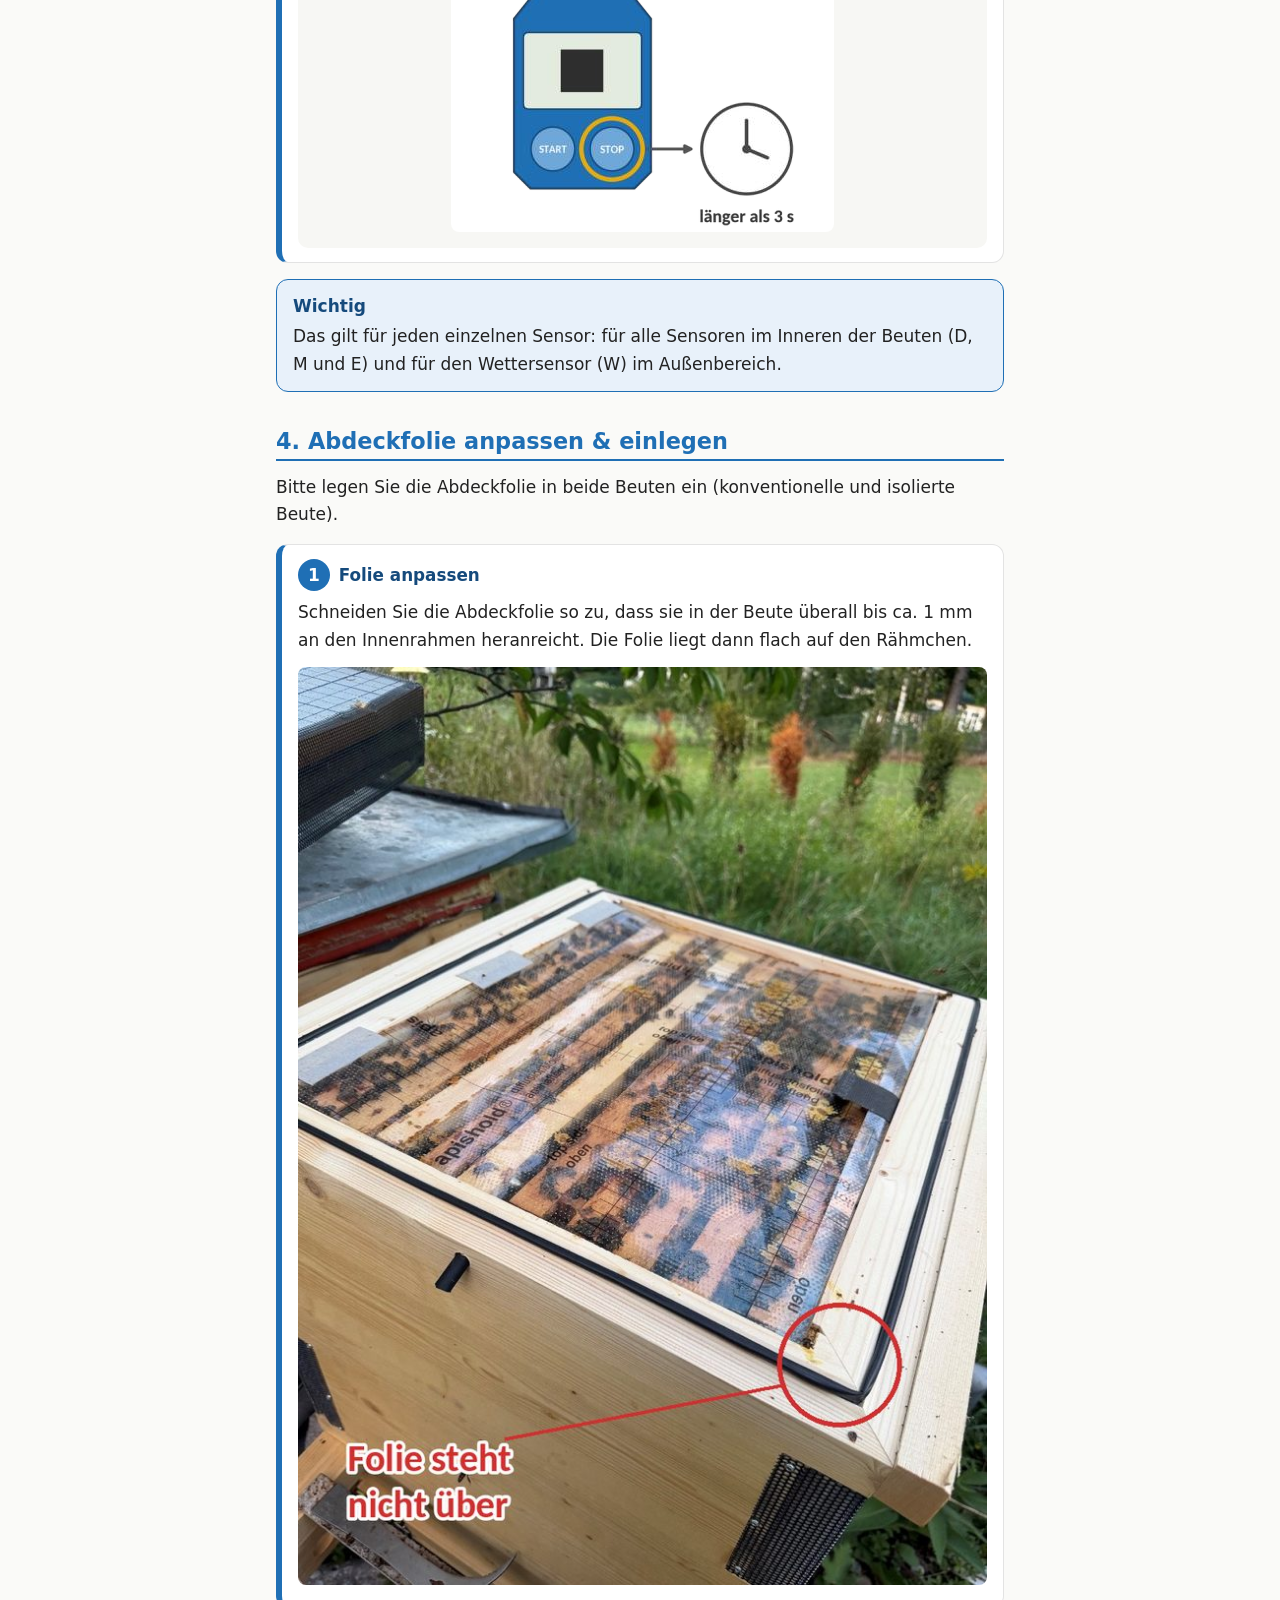
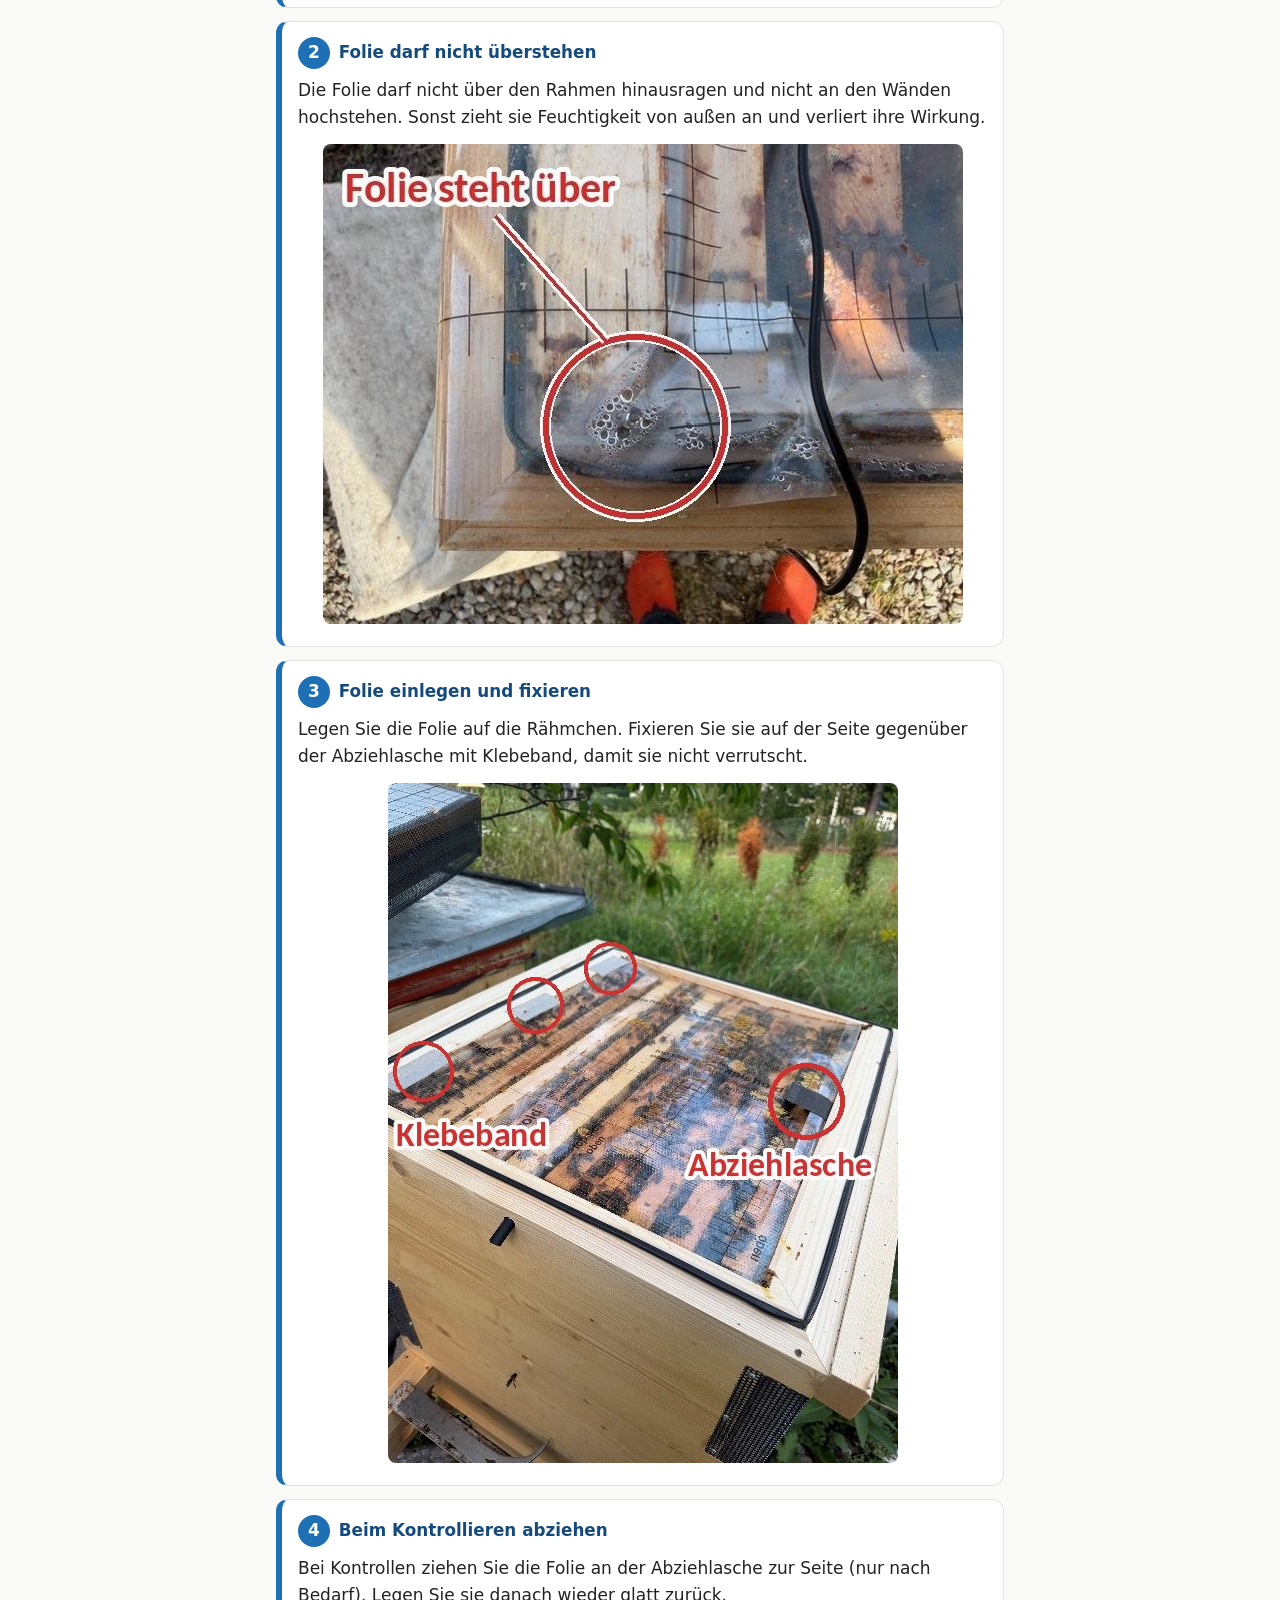
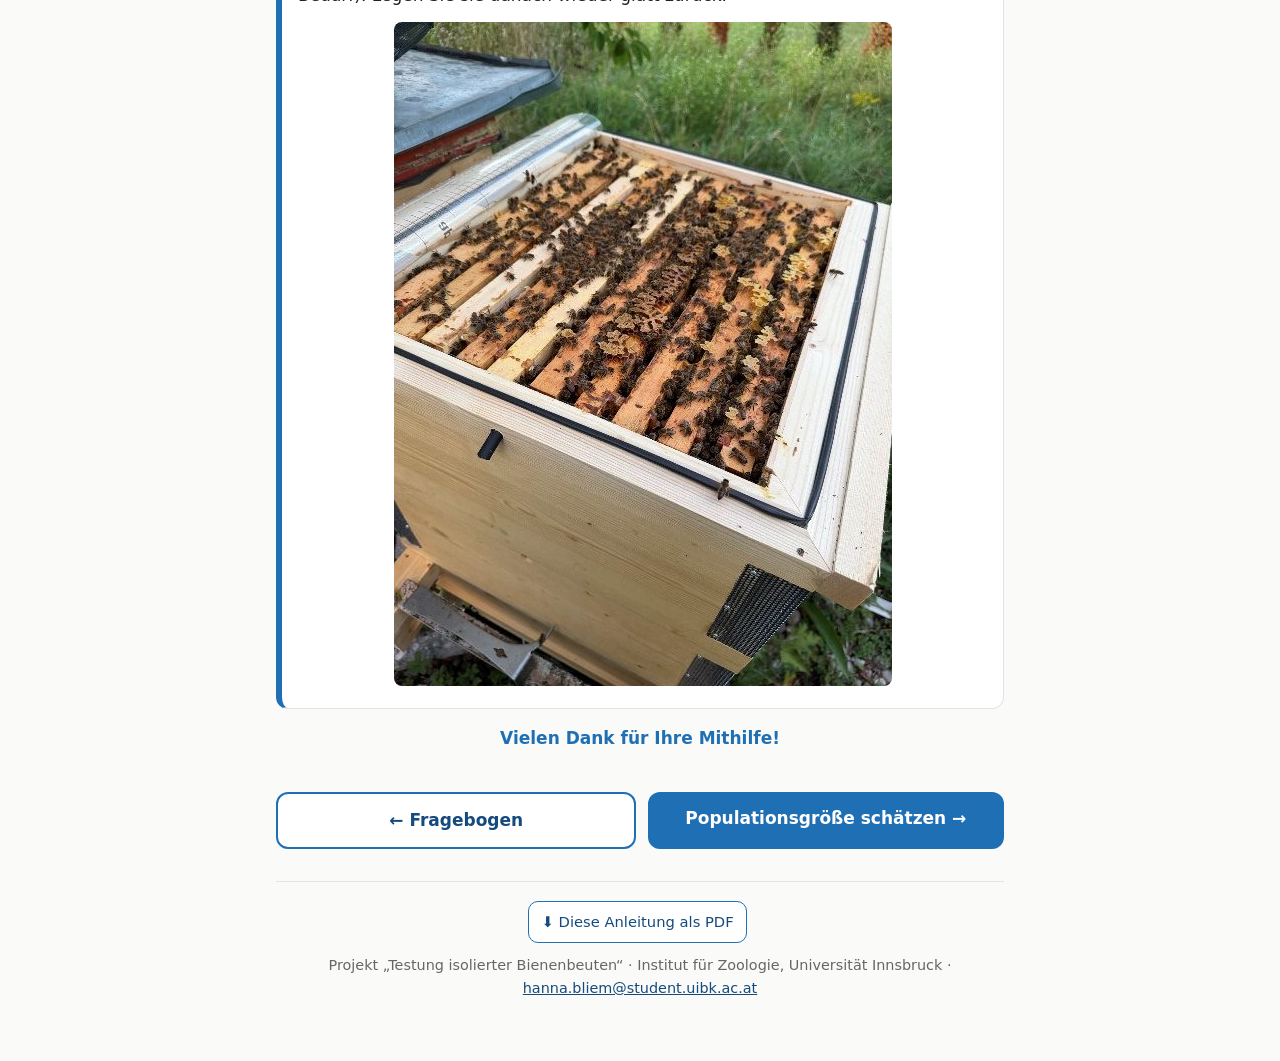
<file: sensoren.html>
<!doctype html>
<html lang="de"><head><meta charset="utf-8">
<meta name="viewport" content="width=device-width,initial-scale=1">
<title>Sensoren & Abdeckfolie – Anleitung für Imker:innen</title>
<meta name="theme-color" content="#B8860B">
<link rel="manifest" href="manifest.webmanifest">
<link rel="icon" href="assets/icon-192.png">
<link rel="apple-touch-icon" href="assets/icon-192.png">
<link rel="stylesheet" href="assets/style.css">
</head><body class="blue">
<header class="top"><div class="bar"><a class="home" href="index.html">⌂ Übersicht</a><span class="t">Sensoren & Abdeckfolie</span></div>
<nav class="tabs" aria-label="Seiten"><a href="index.html">⌂</a><a href="allgemein.html">1 Allgemein</a><a href="fragebogen.html">2 Fragebogen</a><a href="sensoren.html" class="on" aria-current="page">3 Sensoren</a><a href="populationsgroesse.html">4 Population</a><a href="formulare.html">📝 Formulare</a></nav></header>
<main>
<h1>Anleitung: Sensoren &amp; Abdeckfolie</h1><p class="sub">Für Imker:innen im Rahmen der Datenerhebung</p><p><strong>Ziel:</strong> Diese Anleitung erklärt Schritt für Schritt, wie Sie die Sensoren einbauen, starten und ausschalten und wie Sie die Abdeckfolie (die Sie von uns erhalten) anpassen und einlegen.</p><p><strong>Grundprinzip:</strong> Die Sensoren und die Abdeckfolie erhalten Sie von uns. Sie werden in der Kontrollbeute sowie in der isolierten Testbeute eingebaut. Pro Beute kommen 3 Sensoren in den Innenraum: 1 Sensor wird oben zwischen die Rähmchen gelegt, 2 Sensoren werden unten an eine Längsseite der Zarge geklebt. Dazu kommt 1 Wettersensor im Außenbereich. Welcher Sensor wohin gehört, steht als Code auf jedem Sensor. Die Sensoren müssen von Hand gestartet werden, bevor die Bienen in die Beute kommen. Die Abdeckfolie wird in beiden Beuten (konventionell und isoliert) eingelegt.</p><p>Vielen Dank für die Zusammenarbeit!</p><div class="box"><strong>Bei Fragen wenden Sie sich gerne an:</strong>Hanna Bliem<br><a href="mailto:hanna.bliem@student.uibk.ac.at">hanna.bliem@student.uibk.ac.at</a></div><nav class="toc"><strong>Inhalt dieses Dokuments</strong><ol><li><a href="#innen">Einbau der Sensoren im Inneren der Beute</a></li><li><a href="#aussen">Einbau des Sensors im Außenbereich</a></li><li><a href="#start">Sensoren starten &amp; ausschalten</a></li><li><a href="#folie">Abdeckfolie anpassen &amp; einlegen</a></li></ol></nav><h2 id="innen">1. Einbau im Inneren der Beute</h2>
<p>Pro Beute kommen 3 Sensoren in den Innenraum. Jeder Sensor hat einen Code, der auf der Oberseite mit schwarzem Stift aufgetragen ist. Dieser Code sagt Ihnen, in welche Beute der Sensor gehört und an welche Stelle. <strong>Bitte unbedingt beachten!</strong></p>
<h3>Beschriftung der Sensoren</h3>
<div class="box"><span class="bt" style="text-align:center">Beispiel: So ist der Code aufgebaut</span><div class="code">1_INN_K_D</div><p class="codesub">[Nr. am Standort]_[Standortcode]_[Beute]_[Position]</p>
<ul class="parts"><li><b>1</b><span>Sensor Nr. 1 an Ihrem Standort</span></li><li><b>INN</b><span>Standortcode (hier: Innsbruck)</span></li><li><b>K</b><span>Kontrollbeute (I = isolierte Beute)</span></li><li><b>D</b><span>Position: Sensor oben zwischen den Rähmchen (unter dem Deckel)</span></li></ul></div>
<div class="box"><strong>Zahl hinter K oder I</strong>Steht hinter dem K oder I eine Zahl (z. B. K2 oder I3), führen Sie den Versuch mit mehreren Kontroll- und isolierten Beuten durch. Achten Sie dann darauf, dass jeder Sensor in die richtige Beute kommt.</div>
<p><strong>Die Kürzel im Überblick:</strong></p>
<div class="tablewrap"><table><thead><tr><th>Kürzel</th><th>Bedeutung</th><th>Wohin mit dem Sensor?</th></tr></thead><tbody><tr><td><b>K, K1, K2 …</b></td><td>Kontrollbeute</td><td>Der Sensor gehört in die Kontrollbeute (konventionelle Beute). Steht hinter dem K eine Zahl (K1, K2 …), gehört er in genau diese nummerierte Kontrollbeute.</td></tr><tr><td><b>I, I1, I2 …</b></td><td>Isolierte Beute</td><td>Der Sensor gehört in die isolierte Beute. Steht hinter dem I eine Zahl (I1, I2 …), gehört er in genau diese nummerierte isolierte Beute.</td></tr><tr><td><b>D</b></td><td>Deckel (oben)</td><td>Der Sensor wird mittig oben zwischen die Rähmchen gelegt, sodass die Öffnungen an seiner Oberseite zwischen den Rähmchen liegen. Er wird nicht geklebt, der Deckel wird einfach aufgelegt.</td></tr><tr><td><b>M</b></td><td>Brutraum Mitte</td><td>Am unteren Rand der Zarge, an der Längsseite, mittig.</td></tr><tr><td><b>E</b></td><td>Brutraum Ecke</td><td>Am unteren Rand derselben Längsseite, Richtung Ecke, und zwar auf der dem Flugloch abgewandten Seite.</td></tr><tr><td><b>W</b></td><td>Wetter-/Standortsensor</td><td>Außensensor im Vogelhaus (<a href="#aussen">Kapitel 2</a>). Er misst Temperatur und relative Luftfeuchte außerhalb der Beute. Sein Code hat keinen Beute-Teil, z. B. 7_INN_W.</td></tr></tbody></table></div>
<h3>Position im Inneren der Beute</h3>
<p>Die Abbildung zeigt die drei Sensoren im Inneren. Wichtig ist die Lage zum Flugloch.</p><figure class="imgbg "><img src="img/sens-positionen.png" alt="Draufsicht und Blick auf die Längsseite einer Zarge mit den Sensorpositionen D, M und E"  class="zoom" data-full="img/sens-positionen.png"><figcaption>Abbildung 1: Position der Sensoren D, M und E im Inneren der Beute (Rähmchen längs in der Beute). Zum Vergrößern antippen.</figcaption></figure>
<h3>Sensor D: zwischen die Rähmchen legen</h3>
<p>Sensor D wird nicht geklebt, sondern oben zwischen die Rähmchen gelegt.</p>
<p>Legen Sie ihn so auf, dass die Öffnungen, die oben am Sensor zu sehen sind, zwischen den Rähmchen liegen. So kommt die Luftfeuchtigkeit gut an den Sensor.</p>
<p>Der Deckel wird danach einfach aufgelegt.</p><figure class=""><img src="img/sens-d.jpg" alt="Sensor mit markierter Öffnung: Die Öffnung soll zwischen den Rähmchen liegen"  class="zoom" data-full="img/sens-d.jpg"><figcaption>Abbildung 2: Die Öffnung am Sensor soll zwischen den Rähmchen liegen</figcaption></figure>
<div class="box"><strong>Hinweis</strong>Bitte kontrollieren Sie vor dem Schließen der Beute noch einmal, ob der Code auf jedem Sensor zur Beute (K oder I) und zur Position (D, M oder E) passt. M und E sitzen beide unten an derselben Längsseite, E auf der dem Flugloch abgewandten Seite.</div>
<h3>Anbringung der Sensoren M und E</h3>
<p>Die Sensoren M und E werden mit doppelseitigem Klebeband an der Innenwand befestigt. Das Klebeband befindet sich bereits auf der Rückseite jedes Sensors. Sensor D wird nicht geklebt (siehe oben). Gehen Sie so vor:</p>
<ul><li><strong>Schutzfolie abziehen:</strong> Ziehen Sie die Schutzfolie vom Klebeband auf der Rückseite des Sensors ab.</li><li><strong>Fest andrücken:</strong> Drücken Sie den Sensor einige Sekunden fest an die Innenwand, am unteren Rand der Zarge an der vorgesehenen Stelle (M oder E).</li></ul><figure class="imgbg "><img src="img/sens-befestigung.png" alt="Zwei Schritte: Schutzfolie abziehen, Sensor am unteren Rand der Zarge fest andrücken"  class="zoom" data-full="img/sens-befestigung.png"><figcaption>Abbildung 3: Befestigung der Sensoren M und E am unteren Rand der Zarge</figcaption></figure>
<h2 id="aussen">2. Einbau im Außenbereich</h2>
<p>Der Außensensor (Kürzel W, Wetter-/Standortsensor) wird in einem kleinen Vogelhaus angebracht, damit er vor Wind und Wetter geschützt ist.</p>
<div class="box"><strong>Material</strong><ul><li>ca. 1,5 m langer Holzstock</li><li>Hammer und Nägel</li><li>Vogelhaus (der Sensor befindet sich bereits darin)</li></ul></div>
<h3>Arbeitsschritte</h3>
<ol class="steps">
<li><h4>Holzstock einschlagen</h4><p>Schlagen Sie den Holzstock in einem Abstand von 1,5 m zum Bienenstock in den Boden. Kontrollieren Sie, dass er fest genug sitzt und den ganzen Winter über dort stehen bleiben kann.</p><figure class="imgbg "><img src="img/vogelhaus-1.png" alt="Holzstock im Abstand von 1,5 m zur Beute, Hammer darüber" ></figure></li>
<li><h4>Vogelhaus auf die richtige Höhe setzen</h4><p>Die Unterkante des Vogelhauses (die Unterkante des Raums, in dem der Sensor liegt, nicht der untere Teil, der auf den Holzstock gesteckt wird) muss auf Höhe des Flugloches der Beute liegen.</p><figure class="imgbg "><img src="img/vogelhaus-2.png" alt="Vogelhaus und Flugloch der Beute auf gleicher Höhe" ></figure></li>
<li><h4>Vogelhaus befestigen</h4><p>Sitzt das Vogelhaus auf der richtigen Höhe, schlagen Sie 2 Nägel durch die vorgesehenen Löcher, um es am Stock zu befestigen.</p><figure class="imgbg "><img src="img/vogelhaus-3.png" alt="Vogelhaus auf dem Holzstock, mit 2 Nägeln befestigt" ></figure></li>
<li><h4>Sensor befindet sich bereits im Vogelhaus</h4><p>Der Wettersensor (W) befindet sich bereits im Vogelhaus, Sie müssen nichts mehr einlegen. Wie Sie den Sensor starten, steht in <a href="#start">Kapitel 3</a>.</p><figure class=""><img src="img/vogelhaus-4.jpg" alt="Vogelhaus mit eingelegtem Sensor" ></figure></li></ol>
<h2 id="start">3. Sensoren starten &amp; ausschalten</h2>
<p>Jeder Sensor muss einzeln gestartet werden, und zwar bevor die Bienen in die Beute kommen. Nach dem Auswintern und vor dem Zurücksenden muss jeder Sensor wieder manuell ausgeschaltet werden.</p>
<ol class="steps abc">
<li><h4>Aufzeichnung starten</h4><p>Halten Sie die <b>Start-Taste länger als 3 Sekunden</b> gedrückt, bis auf dem Display das Symbol „▶︎“ oder „Wait“ erscheint. Das zeigt an, dass die Aufzeichnung erfolgreich gestartet wurde.</p><figure class="imgbg "><img src="img/sensor-start.png" alt="Sensor mit Start-Symbol im Display, Taste länger als 3 Sekunden gedrückt" ></figure></li>
<li><h4>Sensorstart dokumentieren</h4><p><strong>Sehr wichtig!</strong> Bitte halten Sie den Start jedes Sensors genau fest: Notieren Sie <b>Datum und Uhrzeit</b> und teilen Sie uns beides per E-Mail mit (<a href="mailto:hanna.bliem@student.uibk.ac.at">hanna.bliem@student.uibk.ac.at</a>). Wenn möglich, machen Sie beim Start der Sensoren auch ein Foto davon und senden es uns mit. Das ist für uns sehr wichtig, damit wir die Daten zeitlich richtig zuordnen können.</p><figure class="imgbg "><img src="img/sensor-doku.png" alt="Datum und Uhrzeit notieren, Foto machen, per E-Mail senden" ></figure></li>
<li><h4>Aufzeichnung stoppen</h4><p>Halten Sie die <b>Stop-Taste länger als 3 Sekunden</b> gedrückt, bis das Symbol „■︎“ auf dem Display aufleuchtet. Das zeigt an, dass die Aufzeichnung beendet wurde.</p><figure class="imgbg "><img src="img/sensor-stop.png" alt="Sensor mit Stop-Symbol im Display, Taste länger als 3 Sekunden gedrückt" ></figure></li></ol>
<div class="box"><strong>Wichtig</strong>Das gilt für jeden einzelnen Sensor: für alle Sensoren im Inneren der Beuten (D, M und E) und für den Wettersensor (W) im Außenbereich.</div>
<h2 id="folie">4. Abdeckfolie anpassen &amp; einlegen</h2>
<p>Bitte legen Sie die Abdeckfolie in beide Beuten ein (konventionelle und isolierte Beute).</p>
<ol class="steps">
<li><h4>Folie anpassen</h4><p>Schneiden Sie die Abdeckfolie so zu, dass sie in der Beute überall bis ca. 1 mm an den Innenrahmen heranreicht. Die Folie liegt dann flach auf den Rähmchen.</p><figure class=""><img src="img/folie-1.jpg" alt="Beute von oben mit zugeschnittener Folie, markiert ist eine Ecke, in der die Folie nicht übersteht"  class="zoom" data-full="img/folie-1.jpg"></figure></li>
<li><h4>Folie darf nicht überstehen</h4><p>Die Folie darf nicht über den Rahmen hinausragen und nicht an den Wänden hochstehen. Sonst zieht sie Feuchtigkeit von außen an und verliert ihre Wirkung.</p><figure class=""><img src="img/folie-2.jpg" alt="Nahaufnahme der Beutenecke, markiert: Folie steht über"  class="zoom" data-full="img/folie-2.jpg"></figure></li>
<li><h4>Folie einlegen und fixieren</h4><p>Legen Sie die Folie auf die Rähmchen. Fixieren Sie sie auf der Seite gegenüber der Abziehlasche mit Klebeband, damit sie nicht verrutscht.</p><figure class=""><img src="img/folie-3.jpg" alt="Beute von oben, markiert sind drei Klebebandstücke und die Abziehlasche"  class="zoom" data-full="img/folie-3.jpg"></figure></li>
<li><h4>Beim Kontrollieren abziehen</h4><p>Bei Kontrollen ziehen Sie die Folie an der Abziehlasche zur Seite (nur nach Bedarf). Legen Sie sie danach wieder glatt zurück.</p><figure class=""><img src="img/folie-4.jpg" alt="Beute mit zur Seite gezogener Folie, Rähmchen mit Bienen sichtbar"  class="zoom" data-full="img/folie-4.jpg"></figure></li></ol>
<p style="text-align:center"><strong style="color:var(--accent)">Vielen Dank für Ihre Mithilfe!</strong></p>
<div class="pager"><a class="sec" href="fragebogen.html">← Fragebogen</a><a href="populationsgroesse.html">Populationsgröße schätzen →</a></div>
<div class="foot"><a class="dl" href="downloads/3_Anleitung_Sensoren.pdf">⬇ Diese Anleitung als PDF</a><p>Projekt „Testung isolierter Bienenbeuten“ · Institut für Zoologie, Universität Innsbruck · <a href="mailto:hanna.bliem@student.uibk.ac.at">hanna.bliem@student.uibk.ac.at</a></p></div>
</main>
<script src="assets/app.js"></script>
</body></html>
</file>
<file: assets/style.css>
:root{
  --red:#B91C1C; --red-d:#7F1D1D; --red-l:#FDECEC;
  --green:#2F7D32; --green-d:#1E5622; --green-l:#E8F4E8;
  --blue:#1F6FB5; --blue-d:#154A7C; --blue-l:#E8F1FA;
  --amber:#B8860B; --amber-d:#6B5010; --amber-l:#FDF3D9;
  --ink:#222; --muted:#666; --line:#e3e3e3; --bg:#fafaf8; --card:#fff;
  --accent:var(--red); --accent-d:var(--red-d); --accent-l:var(--red-l);
}
body.green{--accent:var(--green);--accent-d:var(--green-d);--accent-l:var(--green-l)}
body.blue{--accent:var(--blue);--accent-d:var(--blue-d);--accent-l:var(--blue-l)}
body.amber{--accent:var(--amber);--accent-d:var(--amber-d);--accent-l:var(--amber-l)}
*{box-sizing:border-box}
html{-webkit-text-size-adjust:100%;scroll-behavior:smooth}
body{margin:0;font:17px/1.6 system-ui,-apple-system,"Segoe UI",Roboto,Helvetica,Arial,sans-serif;color:var(--ink);background:var(--bg)}
a{color:var(--accent-d)}
.bar{position:sticky;top:0;z-index:20;background:var(--accent);color:#fff;display:flex;align-items:center;gap:.75rem;padding:.55rem 1rem;box-shadow:0 1px 4px rgba(0,0,0,.2)}
.bar a{color:#fff;text-decoration:none;font-weight:600;white-space:nowrap}
.bar .t{opacity:.9;font-size:.9rem;overflow:hidden;text-overflow:ellipsis;white-space:nowrap}
.bar .home{background:rgba(255,255,255,.18);border-radius:999px;padding:.3rem .8rem}
main{max-width:760px;margin:0 auto;padding:1rem 1rem 3rem}
h1{font-size:1.9rem;line-height:1.2;color:var(--accent);margin:.6rem 0 .1rem;text-align:center}
.sub{text-align:center;color:var(--muted);font-style:italic;margin:0 0 1.2rem}
h2{font-size:1.4rem;color:var(--accent);border-bottom:2px solid var(--accent);padding-bottom:.25rem;margin:2.2rem 0 .8rem;line-height:1.25}
h3{font-size:1.12rem;color:var(--accent-d);margin:1.5rem 0 .4rem}
p{margin:.5rem 0 .8rem}
ul,ol{padding-left:1.3rem}li{margin:.3rem 0}
.box{background:var(--accent-l);border:1px solid var(--accent);border-radius:12px;padding:.8rem 1rem;margin:1rem 0}
.box>strong:first-child,.box .bt{display:block;color:var(--accent-d);font-weight:700;margin-bottom:.2rem}
.box p:last-child,.box ul:last-child{margin-bottom:0}
.toc{background:var(--card);border:1px solid var(--line);border-radius:12px;padding:.6rem 1rem;margin:1rem 0}
.toc strong{display:block;margin-bottom:.2rem}
.toc ol{margin:0;padding-left:1.2rem}
.toc a{display:block;padding:.35rem 0;text-decoration:none;font-weight:500}
.steps{list-style:none;padding:0;margin:1rem 0;counter-reset:s}
.steps>li{counter-increment:s;background:var(--card);border:1px solid var(--line);border-left:6px solid var(--accent);border-radius:12px;padding:.9rem 1rem;margin:.8rem 0}
.steps>li::before{content:counter(s);display:inline-flex;align-items:center;justify-content:center;width:2rem;height:2rem;border-radius:50%;background:var(--accent);color:#fff;font-weight:700;margin-right:.55rem;vertical-align:middle}
.steps.abc{counter-reset:s 0}
.steps.abc>li::before{content:counter(s,upper-alpha)}
.steps h4{display:inline;font-size:1.05rem;color:var(--accent-d);vertical-align:middle}
.steps p{margin:.5rem 0 0}
.steps figure{margin:.8rem 0 0}
figure{margin:1rem 0;text-align:center}
figure img{max-width:100%;height:auto;border-radius:8px}
.imgbg{background:#f7f7f4;border-radius:10px;padding:.5rem}
figcaption{font-size:.88rem;color:var(--muted);font-style:italic;margin-top:.4rem}
.zoom{cursor:zoom-in}
.tablewrap{overflow-x:auto;margin:1rem 0;border:1px solid var(--line);border-radius:12px;background:var(--card)}
table{border-collapse:collapse;width:100%;font-size:.95rem}
th{background:var(--accent);color:#fff;text-align:left;padding:.55rem .7rem}
td{padding:.55rem .7rem;border-top:1px solid var(--line);vertical-align:top}
tr.grp td{background:var(--accent-l);font-weight:700;color:var(--accent-d)}
td.n{font-weight:700;color:var(--accent-d);width:2.5rem;text-align:center}
.tiles{display:grid;gap:.8rem;margin:1rem 0}
@media(min-width:620px){.tiles{grid-template-columns:1fr 1fr}.two{grid-template-columns:1fr 1fr!important}}
.tile{border-radius:12px;border:2px solid;padding:.8rem 1rem;background:#fff}
.tile h3{margin:0 0 .3rem;font-size:1.05rem;color:inherit}
.tile.g{border-color:var(--green);background:var(--green-l);color:var(--green-d)}
.tile.a{border-color:var(--amber);background:var(--amber-l);color:var(--amber-d)}
.tile.b{border-color:var(--blue);background:var(--blue-l);color:var(--blue-d)}
.tile p{color:var(--ink);margin:.3rem 0}
.tile a{font-weight:600}
.two{display:grid;gap:.8rem}
.col{background:var(--card);border:1px solid var(--line);border-radius:12px;overflow:hidden}
.col h3{margin:0;background:var(--accent);color:#fff;padding:.5rem .9rem;font-size:1rem}
.col:nth-child(2) h3{background:var(--accent-d)}
.col ul{margin:.6rem 0;padding-left:2rem}
.photos{display:grid;grid-template-columns:1fr 1fr;gap:.6rem;margin:1rem 0}
.photos figure{margin:0;background:var(--accent-l);border:1px solid var(--accent);border-radius:10px;padding:.4rem}
.photos figcaption{font-style:normal;color:var(--ink);font-size:.82rem}
.photos figcaption b{color:var(--accent-d)}
@media(max-width:480px){.photos{grid-template-columns:1fr}}
.pager{display:flex;gap:.7rem;margin:2.5rem 0 1rem}
.pager a{flex:1;text-decoration:none;background:var(--accent);color:#fff;font-weight:600;padding:.8rem 1rem;border-radius:12px;text-align:center}
.pager a.sec{background:#fff;color:var(--accent-d);border:2px solid var(--accent)}
.foot{border-top:1px solid var(--line);margin-top:2rem;padding-top:1rem;font-size:.9rem;color:var(--muted);text-align:center}
.btn{display:inline-block;background:var(--accent);color:#fff!important;text-decoration:none;padding:.65rem 1rem;border-radius:10px;font-weight:600;margin:.2rem 0}
.dl{display:inline-block;margin:.2rem .3rem .2rem 0;padding:.5rem .8rem;border:1px solid var(--accent);border-radius:10px;text-decoration:none;font-size:.92rem;background:#fff}
.code{font:700 1.9rem/1.2 ui-monospace,Consolas,monospace;text-align:center;color:var(--accent-d);margin:.2rem 0;letter-spacing:.03em;word-break:break-all}
.codesub{text-align:center;color:var(--muted);font-style:italic;font-size:.88rem;margin:0 0 .6rem}
.parts{list-style:none;padding:0;margin:.4rem 0 0}.parts li{display:flex;gap:.7rem}.parts b{min-width:3.2rem;color:var(--accent-d)}
.home-tiles{display:grid;gap:.9rem;margin:1.2rem 0}
.hero{display:block;text-decoration:none;color:#fff;border-radius:16px;padding:1.1rem 1.2rem;box-shadow:0 2px 6px rgba(0,0,0,.15)}
.hero .no{opacity:.85;font-size:.85rem;font-weight:600;letter-spacing:.04em;text-transform:uppercase}
.hero h2{margin:.1rem 0 .2rem;color:#fff;border:0;padding:0;font-size:1.3rem}
.hero p{margin:0;opacity:.95;font-size:.95rem}
.hero.r{background:var(--red)}.hero.g{background:var(--green)}.hero.b{background:var(--blue)}.hero.a{background:var(--amber)}
#lb{position:fixed;inset:0;background:rgba(0,0,0,.88);display:none;z-index:50;overflow:auto;-webkit-overflow-scrolling:touch}
#lb.on{display:block}
#lb img{display:block;min-width:100%;max-width:none;width:160%;margin:3rem auto 2rem;background:#fff}
#lb button{position:fixed;top:.6rem;right:.8rem;font-size:1.6rem;background:#fff;border:0;border-radius:50%;width:2.6rem;height:2.6rem;z-index:51}
@media print{.bar,.pager,#lb{display:none}body{background:#fff}}
@media(max-width:520px){
 .tablewrap{overflow-x:visible}
 table,thead,tbody,tr,th,td{display:block;width:auto}
 thead{display:none}
 tr{border-top:1px solid var(--line);padding:.5rem .2rem}
 tr:first-child{border-top:0}
 td{border:0;padding:.15rem .7rem}
 td.n{text-align:left;width:auto}
}
@media(max-width:520px){td[data-l]::before{content:attr(data-l)": ";color:var(--muted,#666);font-size:.85em}}
/* v3: purple accent, tabs, form cards */
:root{--purple:#6D3FA6;--purple-d:#44236E;--purple-l:#F1EAF9}
body.purple{--accent:var(--purple);--accent-d:var(--purple-d);--accent-l:var(--purple-l)}
.hero.p{background:var(--purple)}
.tabs{position:sticky;top:46px;z-index:19;display:flex;gap:.4rem;overflow-x:auto;padding:.45rem .7rem;background:#fff;border-bottom:1px solid var(--line);-webkit-overflow-scrolling:touch;scrollbar-width:none}
.tabs::-webkit-scrollbar{display:none}
.tabs a{flex:0 0 auto;text-decoration:none;color:var(--ink);font-size:.9rem;font-weight:600;padding:.35rem .75rem;border-radius:999px;border:1px solid var(--line);background:#f4f4f1;white-space:nowrap}
.tabs a.on{background:var(--accent);border-color:var(--accent);color:#fff}
.fcard{background:var(--card);border:1px solid var(--line);border-left:7px solid var(--accent);border-radius:12px;padding:.9rem 1rem;margin:1rem 0}
.fcard.g{border-left-color:var(--green)}.fcard.a{border-left-color:var(--amber)}.fcard.b{border-left-color:var(--blue)}
.fcard h3{margin:.15rem 0 .3rem;color:var(--ink)}
.fcard .when{display:inline-block;font-size:.8rem;font-weight:700;letter-spacing:.03em;text-transform:uppercase;color:var(--muted)}
.fcard p{margin:.35rem 0}
.fcard .more{margin-top:.6rem;font-size:.95rem}
.nopdf{font-size:.9rem;color:var(--muted)}
.top{position:sticky;top:0;z-index:20}
.top .bar,.top .tabs{position:static}
@media print{.top{display:none}}
</file>
